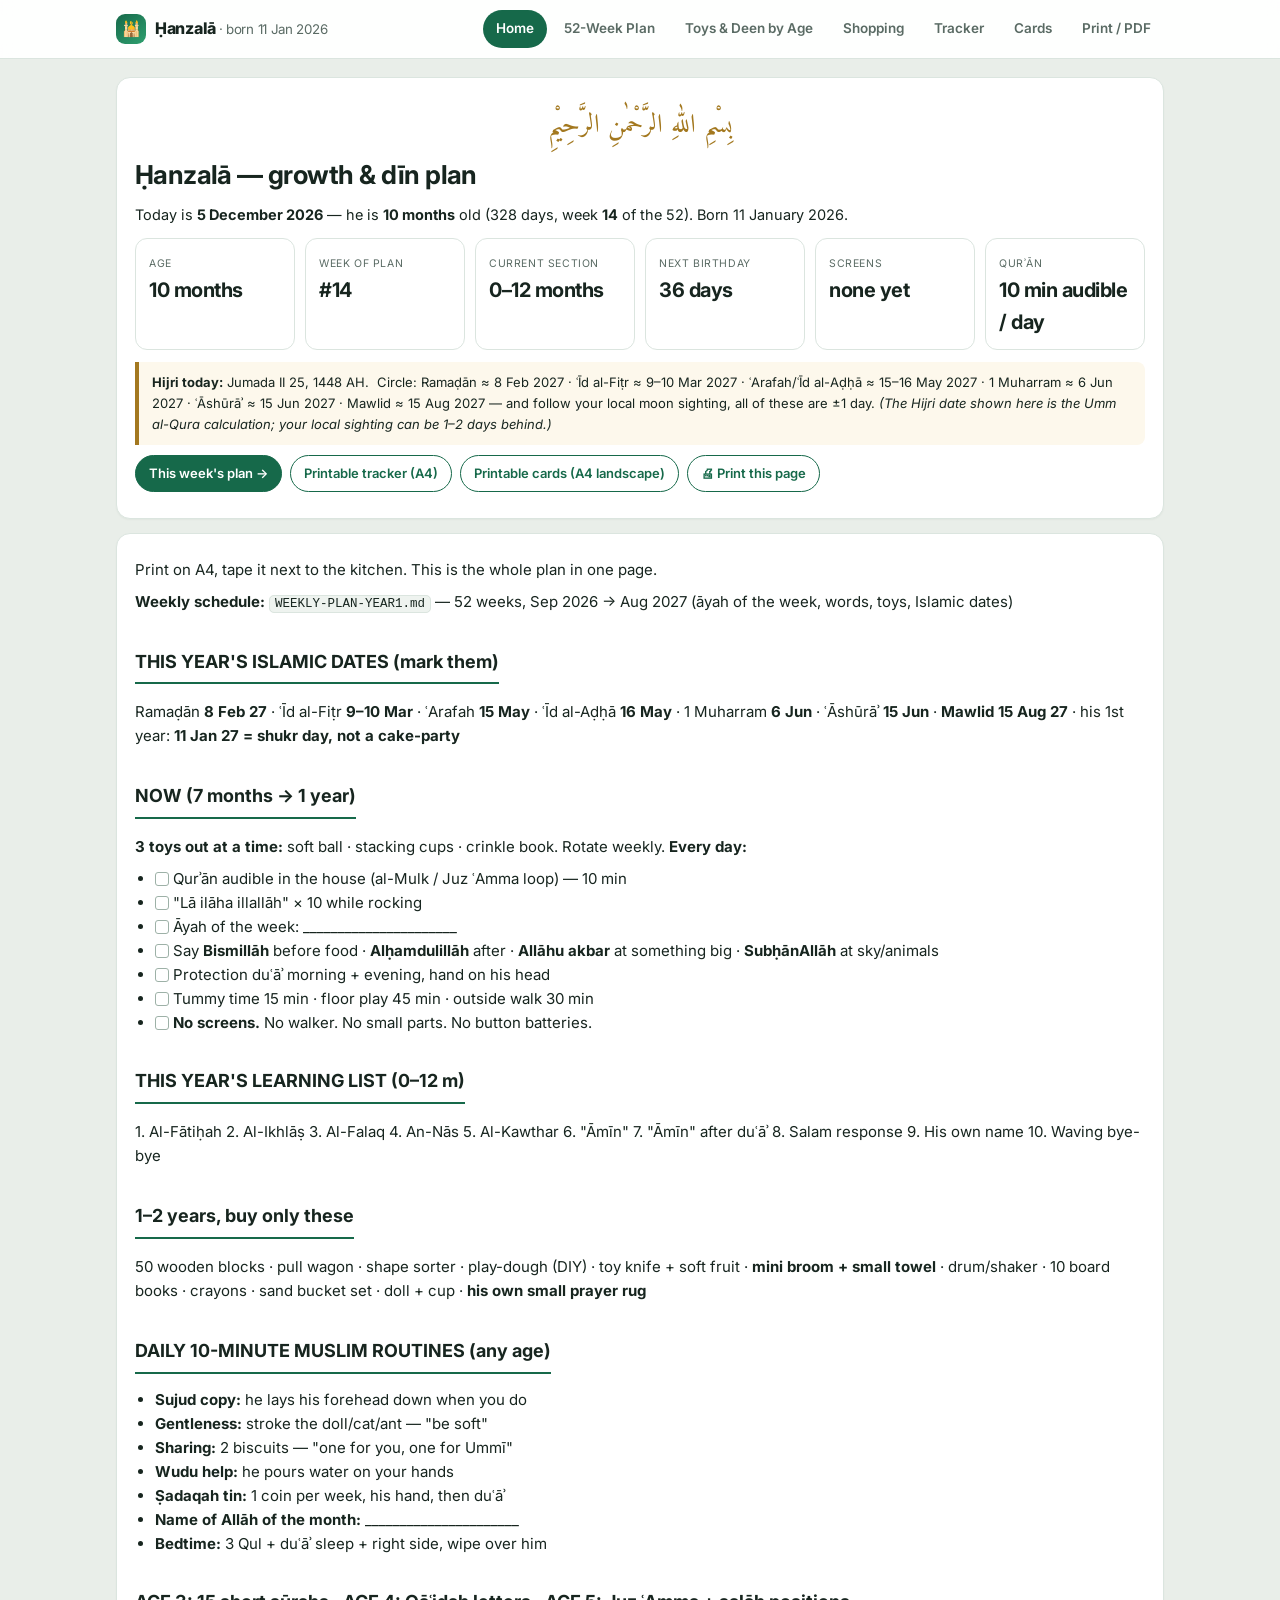
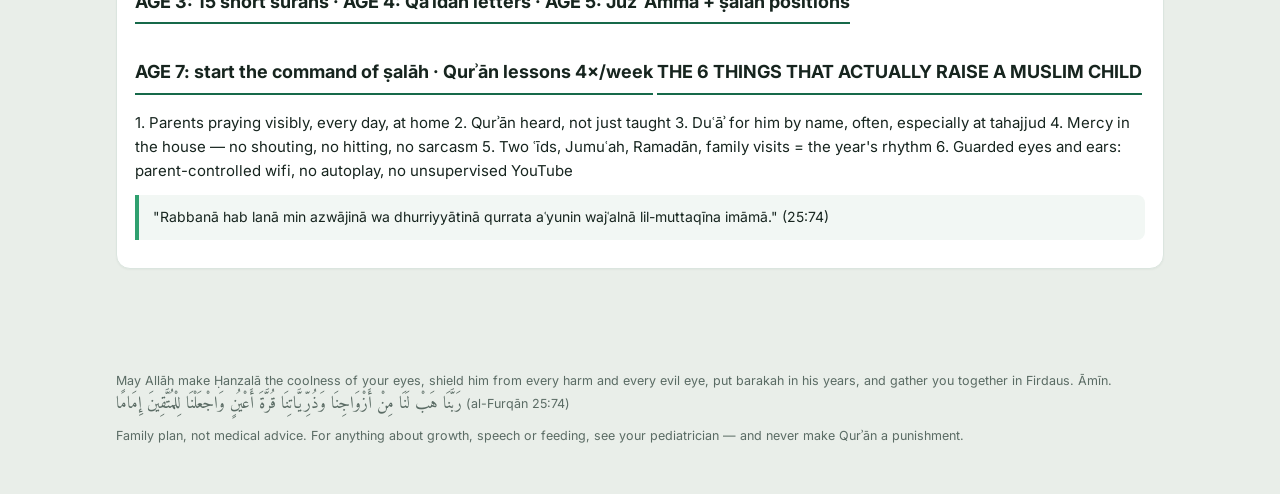
<file: docs/index.html>
<!DOCTYPE html>
<html lang="en">
<head>
<meta charset="utf-8">
<meta name="viewport" content="width=device-width,initial-scale=1">
<title>Ḥanzalā — Growth &amp; Dīn Plan · b. 11 Jan 2026</title>
<meta name="description" content="A 52-week toy &amp; study plan for a Muslim child: āyah of the week, words in Arabic/Urdu/Hindi, milestone &amp; ḥifẓ tracker, 56 printable flashcards. Born 11 January 2026.">
<meta name="theme-color" content="#16694a">
<meta property="og:title" content="Ḥanzalā — Growth &amp; Dīn Plan">
<meta property="og:description" content="52 weeks of āyah-of-the-week, adab, toys and milestones — for a Muslim child born 11 Jan 2026.">
<link rel="preconnect" href="https://fonts.googleapis.com">
<link rel="preconnect" href="https://fonts.gstatic.com" crossorigin>
<link href="https://fonts.googleapis.com/css2?family=Amiri:wght@400;700&family=Noto+Nastaliq+Urdu&family=Inter:wght@400;600;800&display=swap" rel="stylesheet">
<link rel="icon" href="data:image/svg+xml,<svg xmlns='http://www.w3.org/2000/svg' viewBox='0 0 100 100'><text y='.9em' font-size='88'>🕌</text></svg>">
<style>
:root{--ink:#17251f;--mut:#5a6b64;--line:#dbe5df;--soft:#f2f7f4;--acc:#16694a;--acc2:#2fa06f;--gold:#a3781f;--bg:#e9eee9;
--ar:'Amiri','Noto Naskh Arabic','Scheherazade New','Traditional Arabic','Segoe UI',serif;
--ur:'Noto Nastaliq Urdu','Jameel Noori Nastaleeq','Alvi Nastaleeq','Segoe UI',serif}
@page{size:A4 portrait;margin:11mm}
*{box-sizing:border-box}html{-webkit-print-color-adjust:exact;print-color-adjust:exact}
body{margin:0;background:var(--bg);color:var(--ink);font:15px/1.6 'Inter',system-ui,'Segoe UI',sans-serif}
a{color:var(--acc)}
header{position:sticky;top:0;z-index:40;background:rgba(255,255,255,.95);backdrop-filter:blur(8px);border-bottom:1px solid var(--line)}
.bar{max-width:1080px;margin:0 auto;padding:10px 16px;display:flex;gap:12px;align-items:center;flex-wrap:wrap}
.brand{font-weight:800;font-size:16px;letter-spacing:-.3px;display:flex;gap:9px;align-items:center;margin-right:auto}
.brand .k{width:30px;height:30px;border-radius:9px;background:linear-gradient(140deg,var(--acc),var(--acc2));color:#fff;display:grid;place-items:center;font-size:15px}
nav{display:flex;gap:4px;flex-wrap:wrap}
nav button{border:1px solid transparent;background:none;font:inherit;font-weight:600;font-size:13.5px;color:var(--mut);padding:7px 12px;border-radius:20px;cursor:pointer}
nav button.on{background:var(--acc);color:#fff}
nav button:hover:not(.on){background:var(--soft);color:var(--ink)}
main{max-width:1080px;margin:0 auto;padding:18px 16px 80px}
section{display:none;animation:fade .25s}
section.on{display:block}
@keyframes fade{from{opacity:0;transform:translateY(6px)}to{opacity:1;transform:none}}
.card{background:#fff;border:1px solid var(--line);border-radius:14px;padding:16px 18px;margin:0 0 14px;box-shadow:0 1px 2px rgba(20,40,30,.04)}
h1{font-size:26px;margin:0 0 6px;letter-spacing:-.6px}
h2{font-size:19px;margin:24px 0 8px;padding-bottom:6px;border-bottom:2px solid var(--acc);display:inline-block}
.h1{display:none}.h2{font-size:18px;margin-top:26px}
h3{font-size:16px;margin:20px 0 6px;color:var(--acc);scroll-margin-top:70px}
h4{font-size:12px;margin:14px 0 4px;color:var(--gold);text-transform:uppercase;letter-spacing:.6px}
p{margin:8px 0}
.bism{font-family:var(--ar);font-size:26px;text-align:center;color:var(--gold);line-height:2;margin:6px 0 2px}
blockquote{margin:12px 0;padding:11px 14px;background:var(--soft);border-left:4px solid var(--acc2);border-radius:0 8px 8px 0;font-size:14px}
code{background:#eef3ef;border:1px solid var(--line);border-radius:5px;padding:1px 5px;font-size:12.5px}
pre{background:#f6f8f6;border:1px solid var(--line);border-radius:8px;padding:10px 12px;overflow:auto;font-size:12.5px;white-space:pre-wrap}
hr{border:0;border-top:1px solid var(--line);margin:18px 0}
.tw{overflow-x:auto;margin:8px 0}
table{border-collapse:collapse;width:100%;font-size:13px;background:#fff}
th,td{border:1px solid var(--line);padding:6px 8px;vertical-align:top;text-align:left}
th{background:var(--soft);font-size:11px;text-transform:uppercase;letter-spacing:.4px;color:#4d5f58}
tbody tr:nth-child(even){background:#fbfdfc}
td ul{margin:2px 0 2px 16px;padding:0}
ul{padding-left:20px;margin:6px 0}
.tick{display:inline-block;width:14px;height:14px;border:1.6px solid #9db1a7;border-radius:3px;vertical-align:-2px;cursor:pointer;background:#fff}
.tick.on{background:var(--acc);border-color:var(--acc);position:relative}
.tick.on::after{content:"✓";position:absolute;inset:0;color:#fff;font-size:10px;line-height:12px;text-align:center;font-weight:800}
.ar{font-family:var(--ar);direction:rtl;text-align:right;line-height:2.1}
.ur{font-family:var(--ur);direction:rtl;text-align:right;line-height:2.6}
.kpis{display:grid;grid-template-columns:repeat(auto-fit,minmax(150px,1fr));gap:10px;margin:12px 0}
.kpi{background:#fff;border:1px solid var(--line);border-radius:12px;padding:11px 13px}
.kpi b{display:block;font-size:20px;letter-spacing:-.5px}
.kpi span{font-size:10.5px;text-transform:uppercase;letter-spacing:.6px;color:var(--mut)}
.warn{border-left:4px solid var(--gold);background:#fdf8ec;padding:10px 13px;border-radius:0 8px 8px 0;margin:10px 0;font-size:13px}
.tools{display:flex;gap:8px;flex-wrap:wrap;margin:10px 0}
.btn{font:inherit;font-weight:600;font-size:13px;border:1px solid var(--acc);background:var(--acc);color:#fff;border-radius:20px;padding:7px 13px;cursor:pointer;text-decoration:none;display:inline-block}
.btn.gh{background:#fff;color:var(--acc)}
.btn:hover{filter:brightness(1.07)}
.grid{display:grid;grid-template-columns:repeat(auto-fill,minmax(236px,1fr));gap:10px}
.fc{background:#fff;border:1px dashed #a9b8b0;border-radius:12px;padding:10px 12px;cursor:pointer;display:flex;flex-direction:column;min-height:180px;transition:.15s}
.fc:hover{border-color:var(--acc);transform:translateY(-2px)}
.fc .t{font-size:10.5px;text-transform:uppercase;letter-spacing:.4px;color:var(--mut);border-bottom:1px solid var(--line);padding-bottom:3px;display:flex;justify-content:space-between;gap:6px}
.fc .ttl{font-weight:800;font-size:13.5px;margin:6px 0 4px}
.fc .ar{font-size:20px;background:var(--soft);border-radius:8px;padding:3px 9px;margin:2px 0 5px}
.fc .ur{font-size:14px;color:#20452f;margin:-2px 0 5px}
.fc .en{font-size:12.5px;font-weight:600}
.fc .do{font-size:11.5px;color:var(--mut);margin-top:auto;line-height:1.35}
.fc .do b{color:var(--gold)}
.fc .back{display:none;font-size:12px;background:var(--soft);border-radius:8px;padding:8px 10px;margin-top:6px}
.fc.flip .back{display:block}
.pills{display:flex;gap:6px;flex-wrap:wrap;margin:6px 0}
.pill{border:1px solid var(--line);background:#fff;border-radius:16px;padding:5px 11px;font-size:12.5px;cursor:pointer;font-weight:600;color:var(--mut)}
.pill.on{background:var(--acc);color:#fff;border-color:var(--acc)}
.prog{height:8px;background:#e7eee9;border-radius:8px;overflow:hidden;margin:6px 0 2px}
.prog i{display:block;height:100%;background:linear-gradient(90deg,var(--acc),var(--acc2));width:0;transition:.3s}
footer{max-width:1080px;margin:0 auto;padding:0 16px 40px;color:var(--mut);font-size:12.5px}
.hidden{display:none}
@media(max-width:640px){h1{font-size:21px}.bar{padding:8px 12px}nav button{padding:6px 9px;font-size:12.5px}.fc{min-height:0}}
@media print{
 header,nav,.tools,.pills,footer,.noprint{display:none!important}
 body{background:#fff;font-size:11.5px}main{max-width:none;padding:0}
 .card{border:0;box-shadow:none;padding:0;margin:0 0 8px;break-inside:avoid}
 section.on{display:block!important}
 h2{break-after:avoid}table{font-size:9.5px}.ar{font-size:16px}
}
</style>
</head>
<body>
<header>
  <div class="bar">
    <div class="brand"><span class="k">🕌</span><span id="brandName">Ḥanzalā <small style="font-weight:400;color:var(--mut)">· born 11 Jan 2026</small></span></div>
    <nav id="nav" class="noprint"></nav>
  </div>
</header>
<main>
<section id="s-home" class="on">
  <div class="card">
    <div class="bism">بِسْمِ اللّٰهِ الرَّحْمٰنِ الرَّحِيْمِ</div>
    <h1 id="title">Ḥanzalā — growth &amp; dīn plan</h1>
    <p id="ageLine" style="font-size:14.5px"></p>
    <div class="kpis" id="kpis"></div>
    <div class="warn hidden" id="hijriNote"></div>
    <div class="tools noprint">
      <a class="btn" href="#weeks">This week's plan →</a>
      <a class="btn gh" href="print/tracker.html">Printable tracker (A4)</a>
      <a class="btn gh" href="print/cards.html">Printable cards (A4 landscape)</a>
      <button class="btn gh" onclick="window.print()">🖨 Print this page</button>
    </div>
  </div>
  <div class="card hidden" id="prayBox">
    <h3 style="margin-top:0">Today's prayers <small style="font-weight:400;color:var(--mut);font-size:12px" id="prayLoc"></small></h3>
    <div class="kpis" id="pray"></div>
    <p style="font-size:12px;color:var(--mut)">Times fetched from api.aladhan.com; change the city in the code comment. Nothing else leaves your device — if you're offline this box simply stays hidden. <b id="nextPray"></b></p>
  </div>
  <div class="card" id="fridge"></div>
</section>
<section id="s-weeks"><div class="card"><div class="pills noprint" id="jump"></div><div id="weeksBody"></div></div></section>
<section id="s-toys"><div class="card"><div id="planBody"></div></div></section>
<section id="s-shop"><div class="card"><div id="shopBody"></div></div></section>
<section id="s-track">
  <div class="card">
    <h2 style="margin-top:0">Tick where you are — saved in this browser</h2>
    <p style="font-size:13px;color:var(--mut)">Quick live version (ticks persist on this device). The full printable tracker — milestones 7→60 months, the ḥifẓ table, the revision rota, yearly record pages and the health log — is at <a href="print/tracker.html">print/tracker.html</a>.</p>
    <div class="prog"><i id="tbar"></i></div>
    <div style="font-size:12px;color:var(--mut)" id="txt"></div>
    <div class="tools noprint"><button class="btn gh" id="tclear">Reset ticks</button></div>
    <div id="tTables"></div>
  </div>
</section>
<section id="s-cards">
  <div class="card">
    <h2 style="margin-top:0" id="cardsHead">Flashcards — Arabic · Urdu · English</h2>
    <p style="font-size:13px;color:var(--mut)">Click a card to flip it. <b>Do not quiz him</b>: hold the card up and say it while you do the action, 5–10× a day, <b>one card a week</b>. To put them in his hands, print <a href="print/cards.html">print/cards.html</a>.</p>
    <div class="pills noprint" id="filters"></div>
    <div class="grid" id="fcGrid"></div>
  </div>
</section>
<section id="s-print">
  <div class="card">
    <h2 style="margin-top:0">Printables, PDF &amp; deploying</h2>
    <ul>
      <li><b><a href="print/tracker.html">print/tracker.html</a></b> — Growth · Deen · Ḥifẓ tracker, A4 <b>portrait</b>, ~400 auto-saving tick-boxes (the page counts them for you), one-click <i>Save as PDF</i>.</li>
      <li><b><a href="print/cards.html">print/cards.html</a></b> — 56 flashcards, A4 <b>landscape</b>, 8 per sheet, cut on the dashed line.</li>
      <li>Plain-text sources, if you prefer them: <code>../WEEKLY-PLAN-YEAR1.md</code>, <code>../TOY-AND-STUDY-PLAN.md</code>, <code>../FRIDGE-CHECKLIST.md</code>, <code>../cards.json</code>.</li>
    </ul>
    <h4>Put this on GitHub Pages (no build step, no dependencies)</h4>
<pre>Repo → Settings → Pages → Source: <b>Deploy from a branch</b>
Branch: <b>main</b>   ·   Folder: <b>/docs</b>   →   Save
≈1 minute later: https://&lt;your-user&gt;.github.io/Hanzala/</pre>
    <p style="font-size:13px">Everything here is static HTML/CSS/JS — <code>docs/index.html</code>, <code>docs/data.js</code>, <code>docs/cards.js</code>, <code>docs/print/*.html</code>, plus <code>.nojekyll</code>. It also works from a file:// copy or any web host (Netlify, Cloudflare Pages, an iPhone "Save to Files").</p>
    <h4>Change the content later</h4>
<pre>1. edit  WEEKLY-PLAN-YEAR1.md / TOY-AND-STUDY-PLAN.md / FRIDGE-CHECKLIST.md / cards.json
2. run   python3 build_docs.py
3. git commit -am "update plan" &amp;&amp; git push     # Pages rebuilds itself</pre>
  </div>
</section>
</main>
<footer>
  <p>May Allāh make Ḥanzalā the coolness of your eyes, shield him from every harm and every evil eye, put barakah in his years, and gather you together in Firdaus. Āmīn.<br>
  <span style="font-family:var(--ar);font-size:17px">رَبَّنَا هَبْ لَنَا مِنْ أَزْوَاجِنَا وَذُرِّيَّاتِنَا قُرَّةَ أَعْيُنٍ وَاجْعَلْنَا لِلْمُتَّقِينَ إِمَامًا</span> (al-Furqān 25:74)</p>
  <p class="noprint">Family plan, not medical advice. For anything about growth, speech or feeding, see your pediatrician — and never make Qurʾān a punishment.</p>
</footer>
<script src="data.js"></script>
<script src="cards.js"></script>
<script>
(function(){
"use strict";
var SITE = window.SITE || {dob:'2026-01-11',weeks:'',plan:'',fridge:''};
var CARDS = window.CARDS || [];
var TABS = [['home','Home'],['weeks','52-Week Plan'],['toys','Toys & Deen by Age'],['shop','Shopping'],['track','Tracker'],['cards','Cards'],['print','Print / PDF']];
function el(id){return document.getElementById(id)}
function mk(tag,cls,html){var e=document.createElement(tag);if(cls)e.className=cls;if(html!=null)e.innerHTML=html;return e}

/* ---------- nav ---------- */
var nav=el('nav');
TABS.forEach(function(t){var b=mk('button','',t[1]);b.dataset.t=t[0];nav.appendChild(b)});
nav.addEventListener('click',function(e){var b=e.target.closest('button');if(b)show(b.dataset.t)});
function show(id){
  Array.prototype.forEach.call(nav.children,function(b){b.className=b.dataset.t===id?'on':''});
  Array.prototype.forEach.call(document.querySelectorAll('main section'),function(s){
    s.classList.toggle('on',s.id==='s-'+id)});
  try{history.replaceState(null,'','#'+id)}catch(e){}
  window.scrollTo(0,0);
}
/* ---------- content ---------- */
el('weeksBody').innerHTML=SITE.weeks||'';
el('planBody').innerHTML=SITE.plan||'';
el('shopBody').innerHTML=SITE.shop||'';
el('fridge').innerHTML=SITE.fridge||'';

/* ---------- age, hijri, kpis ---------- */
var dob=new Date((SITE.dob||'2026-01-11')+'T00:00:00'), now=new Date();
var PLAN_START=new Date('2026-09-05T00:00:00'); // Week 1 of WEEKLY-PLAN-YEAR1.md
var days=Math.floor((now-dob)/864e5), wk=Math.max(1,Math.floor((now-PLAN_START)/864e5/7)+1);
var m=(now.getFullYear()-dob.getFullYear())*12+(now.getMonth()-dob.getMonth());
if(now.getDate()<dob.getDate()) m--;
el('ageLine').innerHTML='Today is <b>'+now.toLocaleDateString('en-GB',{day:'numeric',month:'long',year:'numeric'})+'</b> — he is <b>'+m+' months</b> old ('+days+' days, week <b>'+wk+'</b> of the 52). Born 11 January 2026.';
var focus = m<12?'0–12 months':(m<24?'12–24 months':(m<36?'2–3 years':(m<60?'3–5 years':'6–10 years')));
var nb=new Date(now.getFullYear(),0,11); if(nb<now) nb.setFullYear(now.getFullYear()+1);
var untilB=Math.floor((nb-now)/864e5);
[['Age',(m)+' months'],['Week of plan','#'+wk],['Current section',focus],['Next birthday',untilB+' days'],['Screens','none yet'],['Qurʾān','10 min audible / day']]
 .forEach(function(p){el('kpis').appendChild(mk('div','kpi','<span>'+p[0]+'</span><b>'+p[1]+'</b>'))});
try{
  var hj=new Intl.DateTimeFormat('en-u-ca-islamic-umalqura',{day:'numeric',month:'long',year:'numeric'}).format(now);
  var box=el('hijriNote'); box.classList.remove('hidden');
  box.innerHTML='<b>Hijri today:</b> '+hj+'. &nbsp;Circle: Ramaḍān ≈ 8 Feb 2027 · ʿĪd al-Fiṭr ≈ 9–10 Mar 2027 · ʿArafah/ʿĪd al-Aḍḥā ≈ 15–16 May 2027 · 1 Muharram ≈ 6 Jun 2027 · ʿĀshūrāʾ ≈ 15 Jun 2027 · Mawlid ≈ 15 Aug 2027 — and follow your local moon sighting, all of these are ±1 day. <i>(The Hijri date shown here is the Umm al-Qura calculation; your local sighting can be 1–2 days behind.)</i>';
}catch(e){}

/* ---------- prayer times (optional, silently skipped offline) ---------- */
var CITY='Delhi', COUNTRY='India', METHOD=2; // ← change for your city
fetch('https://api.aladhan.com/v1/timingsByCity?city='+CITY+'&country='+COUNTRY+'&method='+METHOD)
.then(function(r){return r.json()})
.then(function(j){
  var t=j&&j.data&&j.data.timings; if(!t) return;
  el('prayBox').classList.remove('hidden');
  el('prayLoc').textContent='· '+CITY+', '+COUNTRY+' (Umm al-Qura); edit CITY in docs_src/index.html';
  var nowM=now.getHours()*60+now.getMinutes(), next=null;
  ['Fajr','Sunrise','Dhuhr','Asr','Maghrib','Isha'].forEach(function(n){
    var v=(t[n]||'00:00').split(':'), mins=(+v[0])*60+(+v[1]);
    if(!next&&mins>nowM) next=n;
    el('pray').appendChild(mk('div','kpi','<span>'+n+'</span><b>'+(t[n]||'—')+'</b>'));
  });
  el('nextPray').textContent = next ? ('Next: '+next+' — the 10-minute Qurʾān + duʿāʾ-on-his-head window.') : 'Night: recite the 3 Qul over him and make duʿāʾ for him by name.';
}).catch(function(){});

/* ---------- jump pills to the right month ---------- */
(function(){
  var heads=document.querySelectorAll('#weeksBody h3'), bar=el('jump');
  var monthIdx=Math.max(1,Math.min(12,Math.ceil(wk/4))); // Month 1 = plan weeks 1–4
  Array.prototype.forEach.call(heads,function(h,i){
    var num=(h.textContent.match(/Month\s*(\d+)/)||[])[1];
    var b=mk('button','pill'+(num&&+num===monthIdx?' on':''),(num?('Month '+num):h.textContent.slice(0,16)));
    b.onclick=function(){
      Array.prototype.forEach.call(bar.children,function(x){x.classList&&x.classList.remove('on')});
      b.classList.add('on');
      if(h.scrollIntoView) h.scrollIntoView({behavior:'smooth',block:'start'});
    };
    bar.appendChild(b);
  });
  if(bar.children.length) bar.insertBefore(mk('span','','<span style="font-size:12px;color:var(--mut);align-self:center">You are here:</span>'),bar.firstChild);
})();

/* ---------- cards tab ---------- */
(function(){
  var f=el('filters'), grid=el('fcGrid');
  el('cardsHead').textContent='Flashcards — '+CARDS.length+' cards · Arabic · Urdu · English';
  var cats=[]; CARDS.forEach(function(c){if(cats.indexOf(c.cat)<0)cats.push(c.cat)});
  function pill(label,key){
    var b=mk('button','pill'+(key==='all'?' on':''),label);
    b.onclick=function(){Array.prototype.forEach.call(f.querySelectorAll('.pill'),function(x){x.classList.remove('on')});b.classList.add('on');render(key)};
    f.appendChild(b);
  }
  function render(key){
    grid.innerHTML='';
    CARDS.filter(function(c){return key==='all'||c.cat===key}).forEach(function(c){
      var d=mk('div','fc');
      d.innerHTML='<div class="t"><span>'+c.cat+'</span><span>from '+c.age+'</span></div>'+
        '<div class="ttl">'+c.title+'</div><div class="ar">'+c.ar+'</div><div class="ur">'+c.ur+'</div>'+
        '<div class="en">'+c.en+'</div><div class="do"><b>Do:</b> '+c.act+'</div>'+
        '<div class="back"><b>How:</b> one card a week · say it while doing the action · 5–10× a day · no testing below age 2. '+
        'For a 2½-year-old, flip it and ask him to point at the Arabic.</div>';
      d.onclick=function(){d.classList.toggle('flip')};
      grid.appendChild(d);
    });
  }
  pill('All '+CARDS.length,'all'); cats.forEach(function(c){pill(c,c)});
  render('all');
})();

/* ---------- mini live tracker ---------- */
var T=(function(){
  var KEY='hanzala-site-v1', S={};
  try{S=JSON.parse(localStorage.getItem(KEY)||'{}')}catch(e){}
  var rows=[
   ['7 months',['sits without support ~1 min','rolls both ways','turns to his own name','babbles ba-da-ma','laughs aloud','Qurʾān audible in the house 10 min a day','duʿāʾ on his head, morning & evening']],
   ['9 months',['crawls / drags on belly','pincer grasp (raisin)','plays peek-a-boo','understands "nahi"','sits with both hands free','puts a cube in a cup']],
   ['12 months',['stands alone','first real word (Allāh / mama)','points with the index finger','says āmīn after your duʿāʾ','forehead down when he sees sujud','walks holding one hand','waves bye-bye on request']],
   ['18 months',['~20 words','two words together soon','follows a 1-step order','kicks a ball','stacks 4 cubes','says Bismillāh before food on his own']],
   ['24 months',['sentences of 2–3 words','asks for the book, not the screen','gentle with animals when reminded','shares a biscuit unprompted','sits for a 5-min book','says "Allāh" and "duʿāʾ" clearly']],
   ['3 years',['recites al-Fātiḥah with you','stands for the ṣalāh positions','knows the two ʿĪds and the Kaʿbah','asks "who made me?"','alḥamdulillāh after a sneeze','tells the truth even after a mistake']]
  ];
  var h='<div class="tw"><table><thead><tr><th>Age</th><th>Tick when he does it reliably (3 good days)</th></tr></thead><tbody>';
  rows.forEach(function(r,ri){
    h+='<tr><td><b>'+r[0]+'</b></td><td><ul>'+r[1].map(function(t,ci){
      return '<li><span class="tick" data-k="t'+ri+'_'+ci+'"></span> '+t+'</li>'}).join('')+'</ul></td></tr>';
  });
  h+='</tbody></table></div>';
  var host=el('tTables'); host.innerHTML=h;
  function paint(){
    var all=host.querySelectorAll('.tick[data-k]'), n=0;
    Array.prototype.forEach.call(all,function(b){var on=!!S[b.dataset.k]; b.classList.toggle('on',on); if(on)n++;});
    el('tbar').style.width=(100*n/all.length).toFixed(1)+'%';
    el('txt').textContent=n+' / '+all.length+' ticked — saved on this device only.';
  }
  host.addEventListener('click',function(e){
    var b=e.target.closest?e.target.closest('.tick[data-k]'):null; if(!b)return;
    S[b.dataset.k]=!S[b.dataset.k]; if(!S[b.dataset.k])delete S[b.dataset.k];
    try{localStorage.setItem(KEY,JSON.stringify(S))}catch(x){}
    paint();
  });
  el('tclear').onclick=function(){if(confirm('Clear these ticks?')){S={};try{localStorage.removeItem(KEY)}catch(e){}paint();}};
  paint();
  return {};
})();

/* ---------- boot ---------- */
var h0=(location.hash||'').replace('#','');
var valid=TABS.some(function(t){return t[0]===h0});
show(valid?h0:'home');
})();
</script>
</body>
</html>
</file>
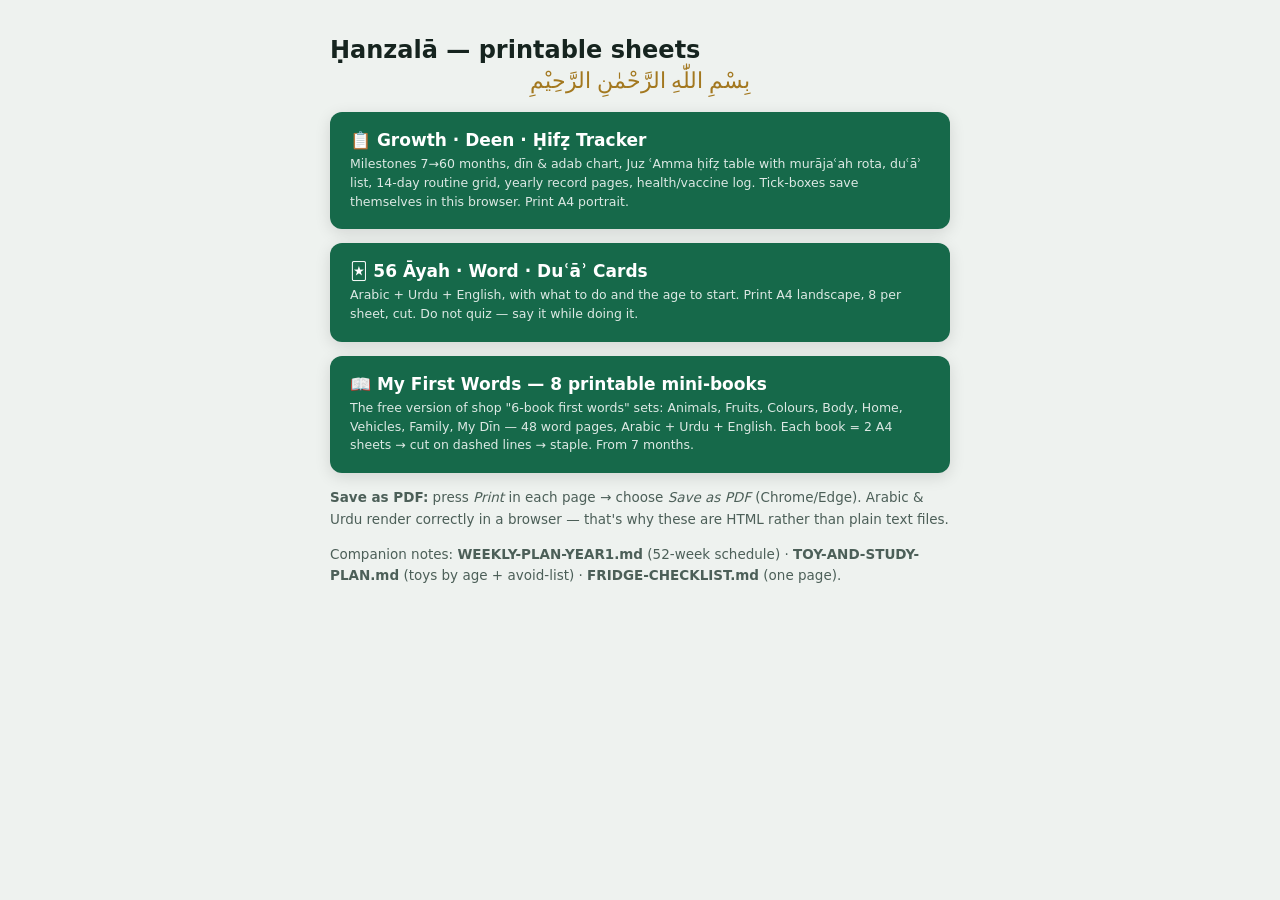
<file: printable/index.html>
<!DOCTYPE html><html><head><meta charset="utf-8"><meta name="viewport" content="width=device-width,initial-scale=1">
<title>Ḥanzalā — printables</title><style>
body{font-family:system-ui,'Segoe UI',sans-serif;background:#eef2ef;color:#16241f;margin:0;padding:36px 20px}
.wrap{max-width:620px;margin:0 auto}a{display:block;text-decoration:none;color:#fff;background:#16694a;border-radius:12px;padding:18px 20px;margin:14px 0;font-weight:700;font-size:17px;box-shadow:0 4px 16px rgba(0,0,0,.12)}
a:hover{background:#12583e}small{display:block;font-weight:400;opacity:.85;font-size:12.5px;margin-top:5px;line-height:1.5}
h1{font-size:24px;margin:0 0 4px}.bism{text-align:center;color:#a3781f;font-size:22px;margin:0 0 18px;font-family:'Amiri',serif}
p{font-size:13.5px;color:#4c5f58;line-height:1.6}</style></head><body><div class="wrap">
<h1>Ḥanzalā — printable sheets</h1>
<div class="bism">بِسْمِ اللّٰهِ الرَّحْمٰنِ الرَّحِيْمِ</div>
<a href="tracker.html">📋 Growth · Deen · Ḥifẓ Tracker <small>Milestones 7→60 months, dīn &amp; adab chart, Juz ʿAmma ḥifẓ table with murājaʿah rota, duʿāʾ list, 14-day routine grid, yearly record pages, health/vaccine log. Tick-boxes save themselves in this browser. Print A4 portrait.</small></a>
<a href="cards.html">🃏 56 Āyah · Word · Duʿāʾ Cards <small>Arabic + Urdu + English, with what to do and the age to start. Print A4 landscape, 8 per sheet, cut. Do not quiz — say it while doing it.</small></a>
<a href="books.html">📖 My First Words — 8 printable mini-books <small>The free version of shop "6-book first words" sets: Animals, Fruits, Colours, Body, Home, Vehicles, Family, My Dīn — 48 word pages, Arabic + Urdu + English. Each book = 2 A4 sheets → cut on dashed lines → staple. From 7 months.</small></a>
<p><b>Save as PDF:</b> press <i>Print</i> in each page → choose <i>Save as PDF</i> (Chrome/Edge). Arabic &amp; Urdu render correctly in a browser — that's why these are HTML rather than plain text files.</p>
<p>Companion notes: <b>WEEKLY-PLAN-YEAR1.md</b> (52-week schedule) · <b>TOY-AND-STUDY-PLAN.md</b> (toys by age + avoid-list) · <b>FRIDGE-CHECKLIST.md</b> (one page).</p>
</div></body></html>
</file>
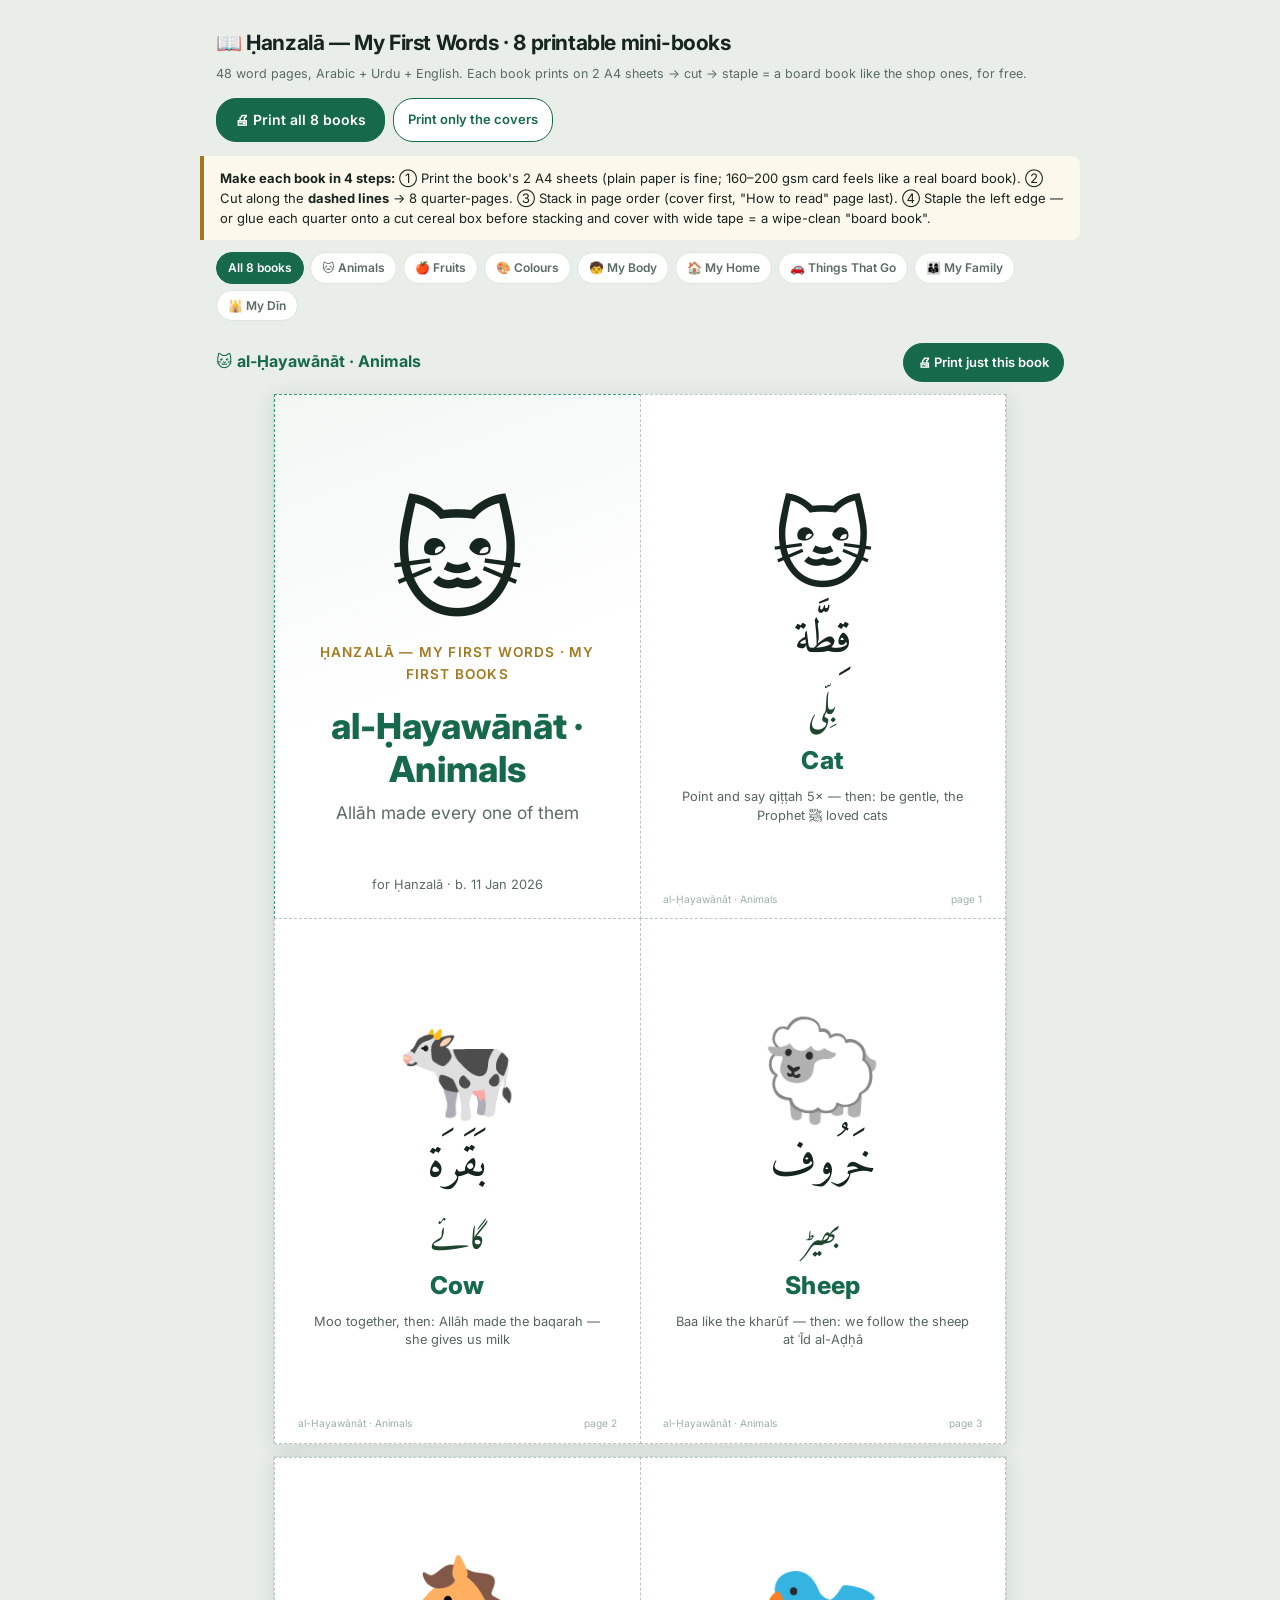
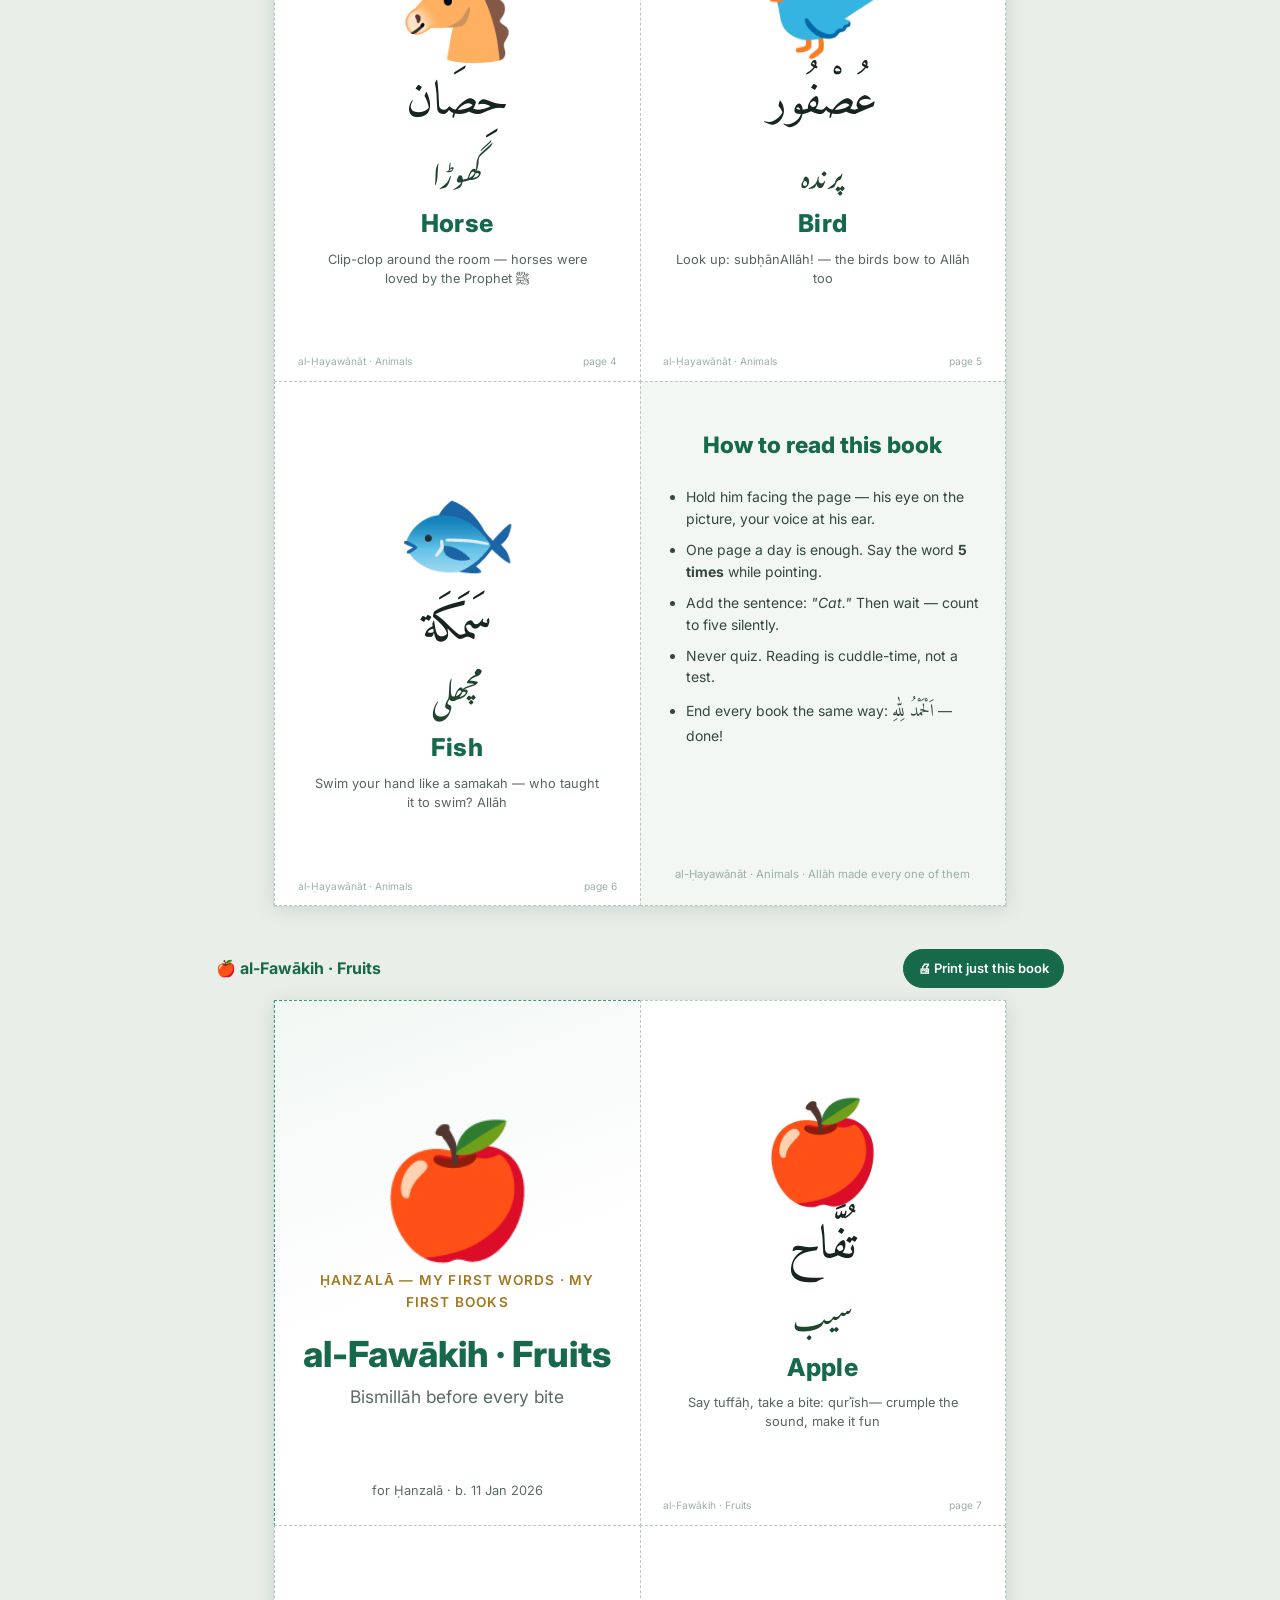
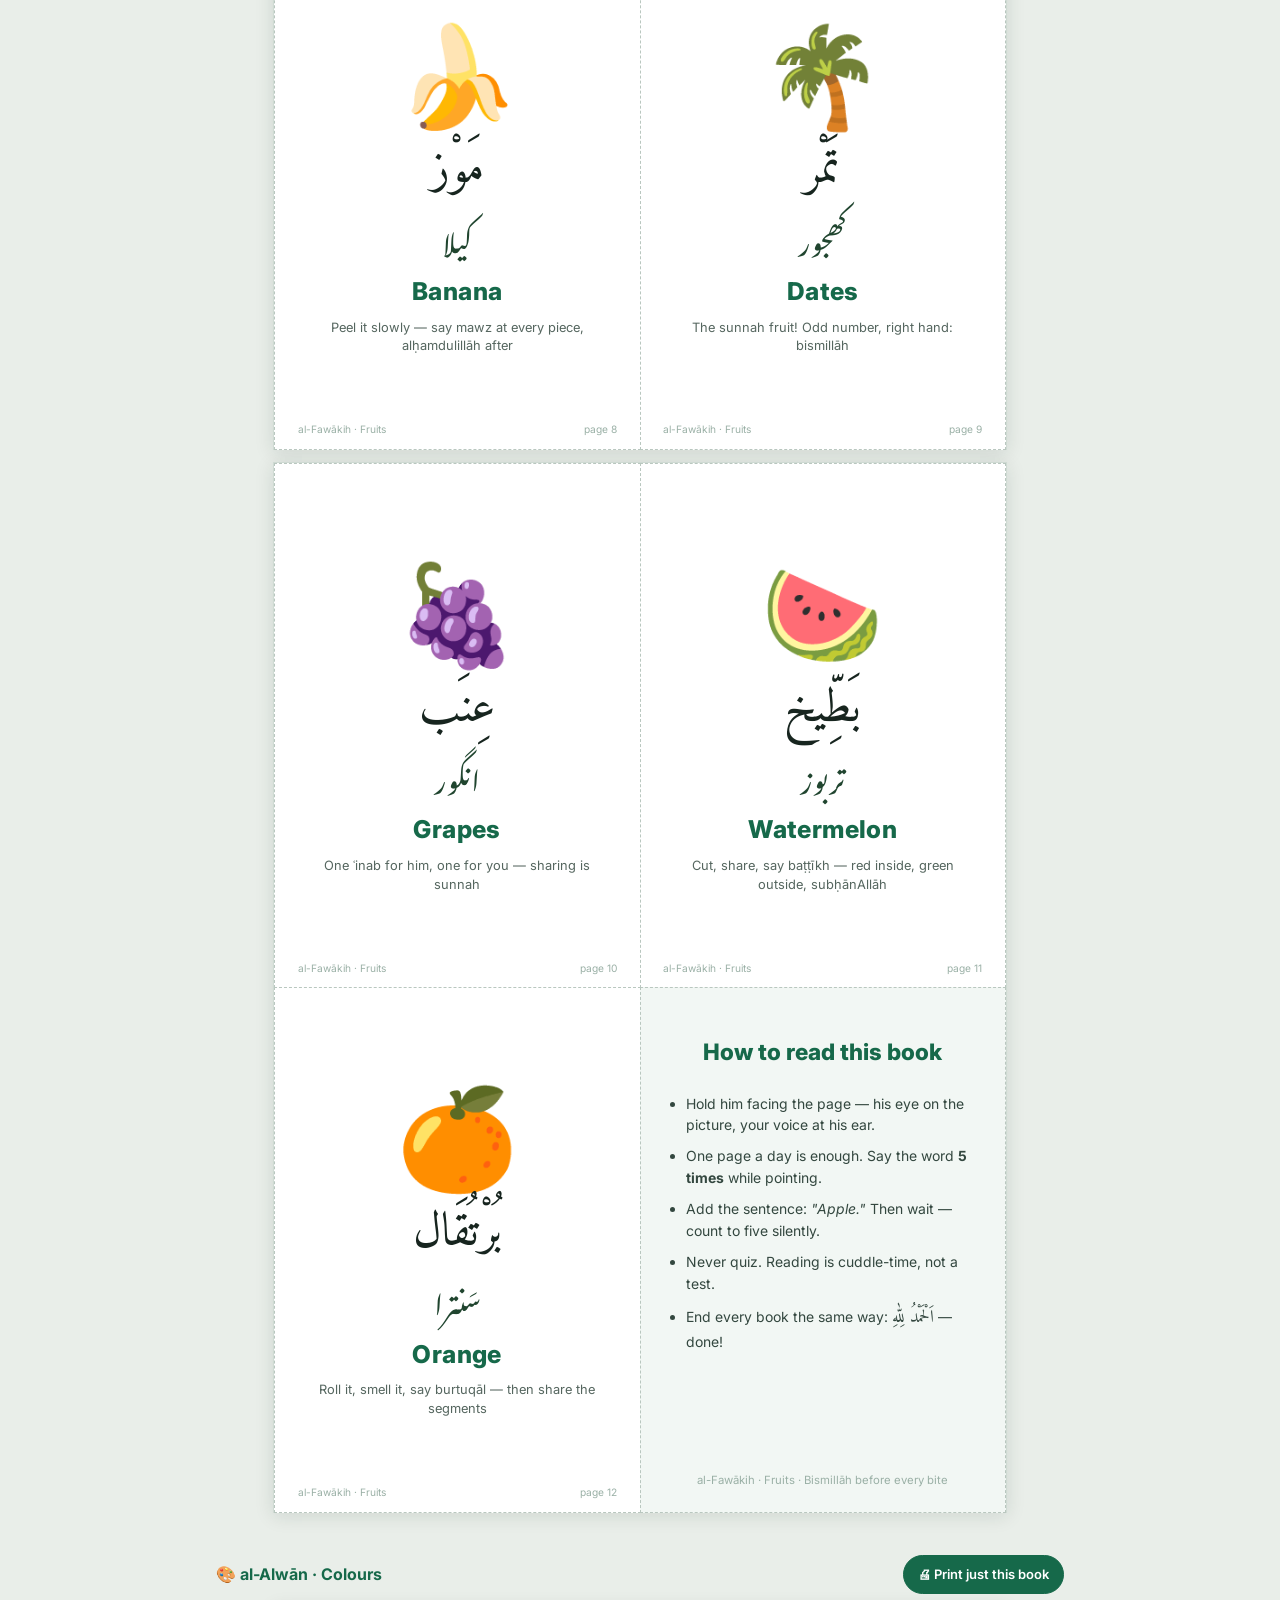
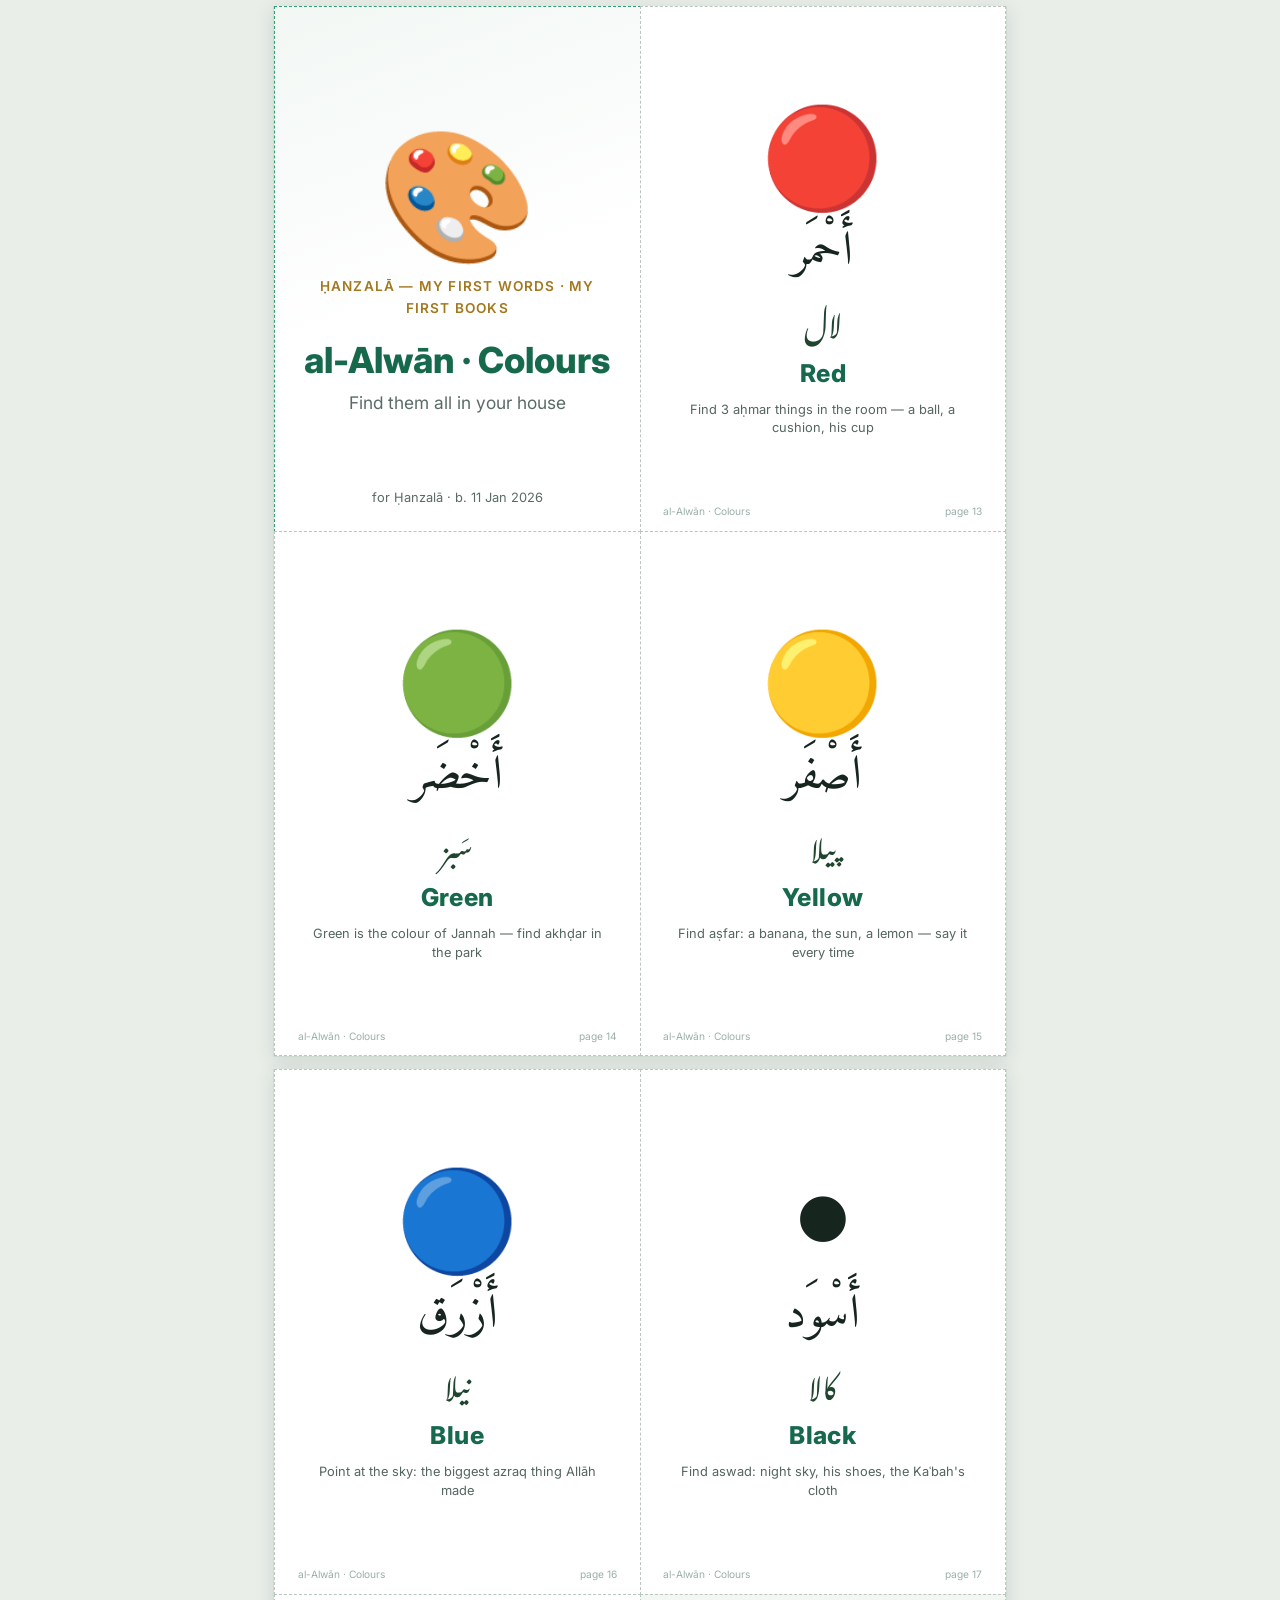
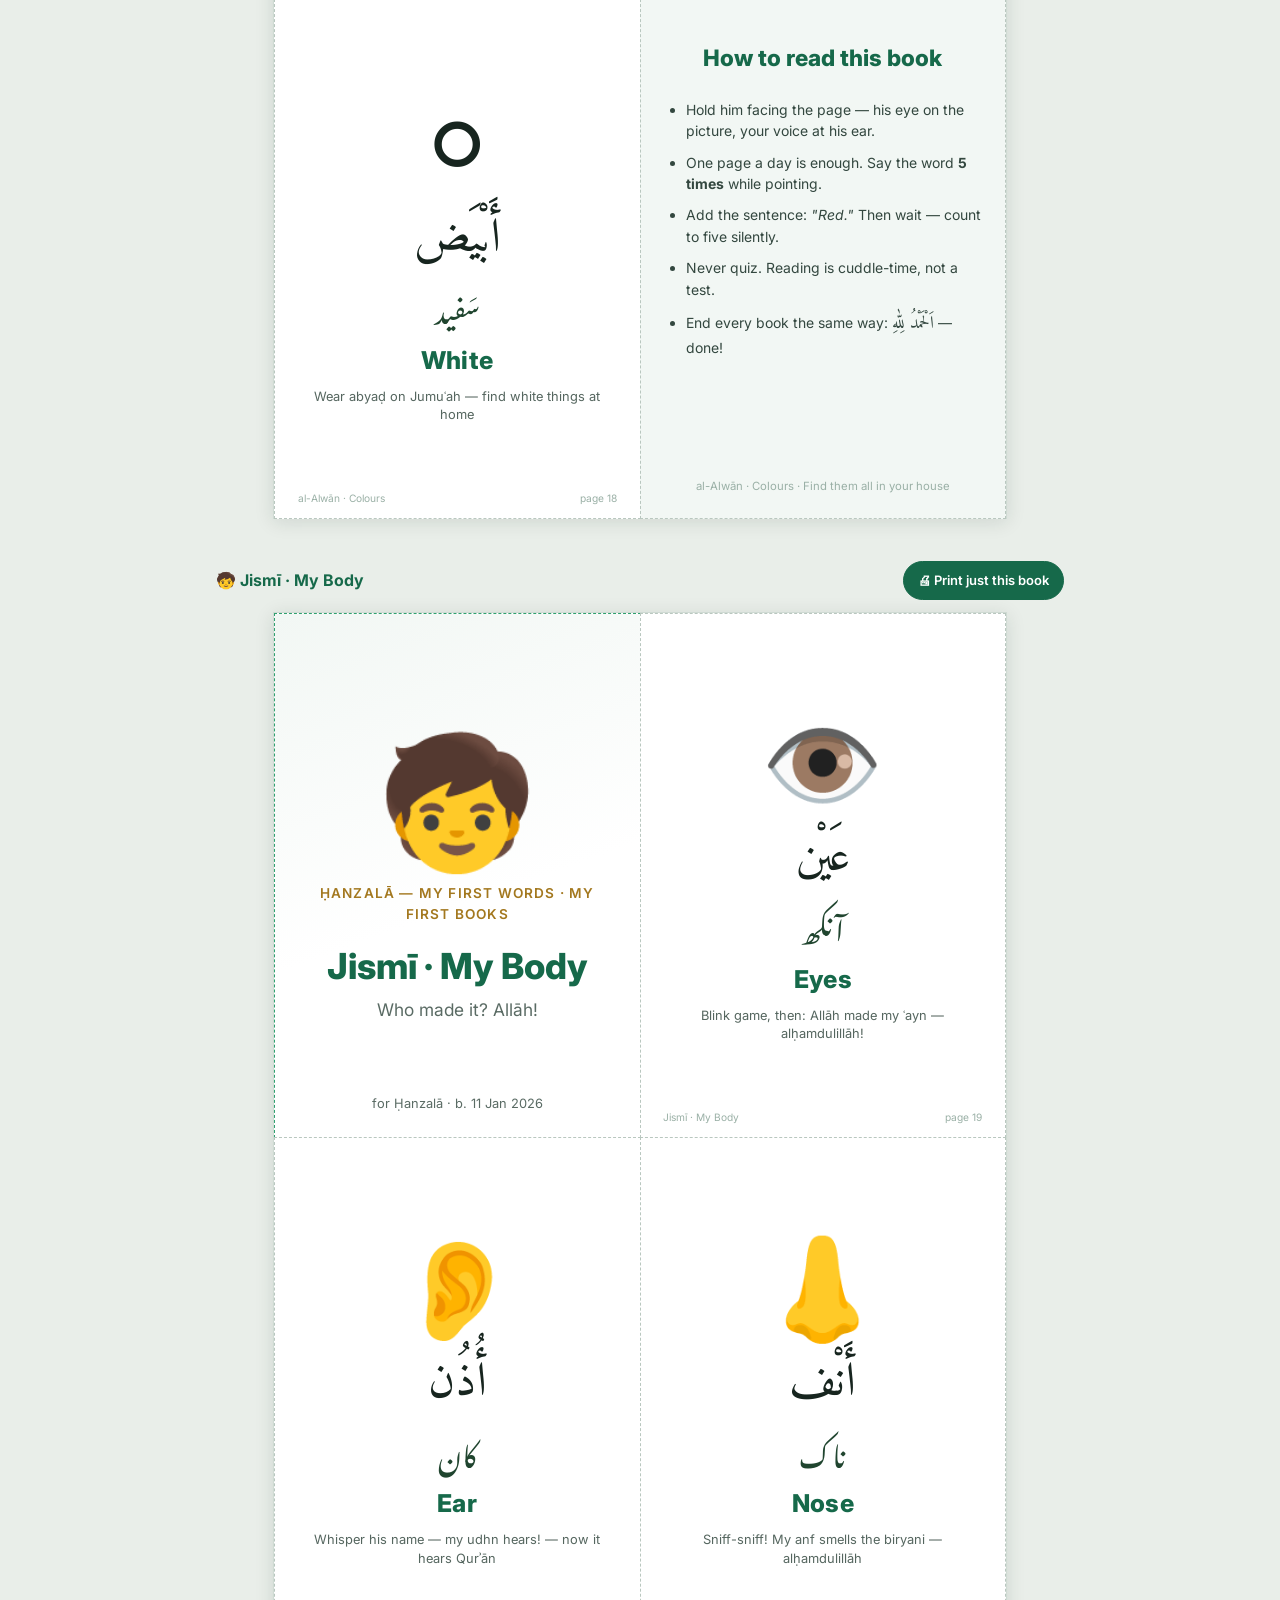
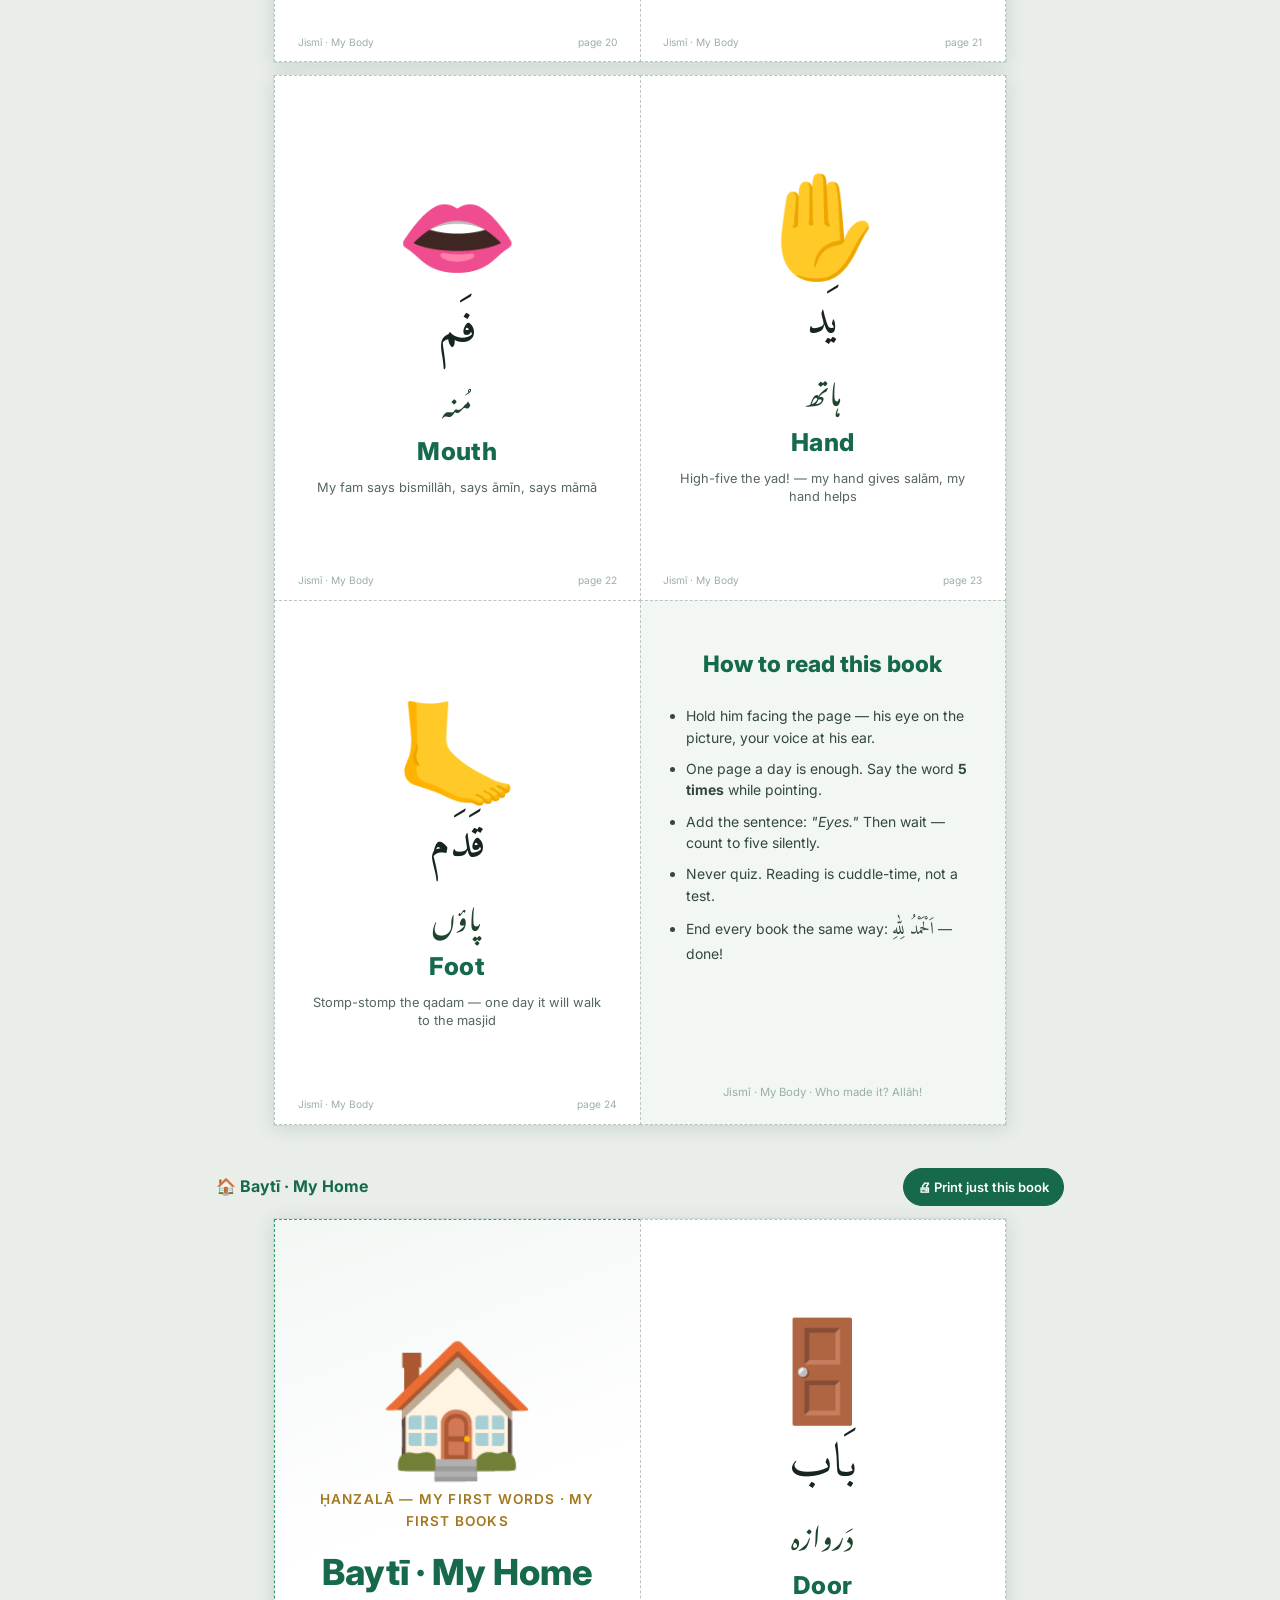
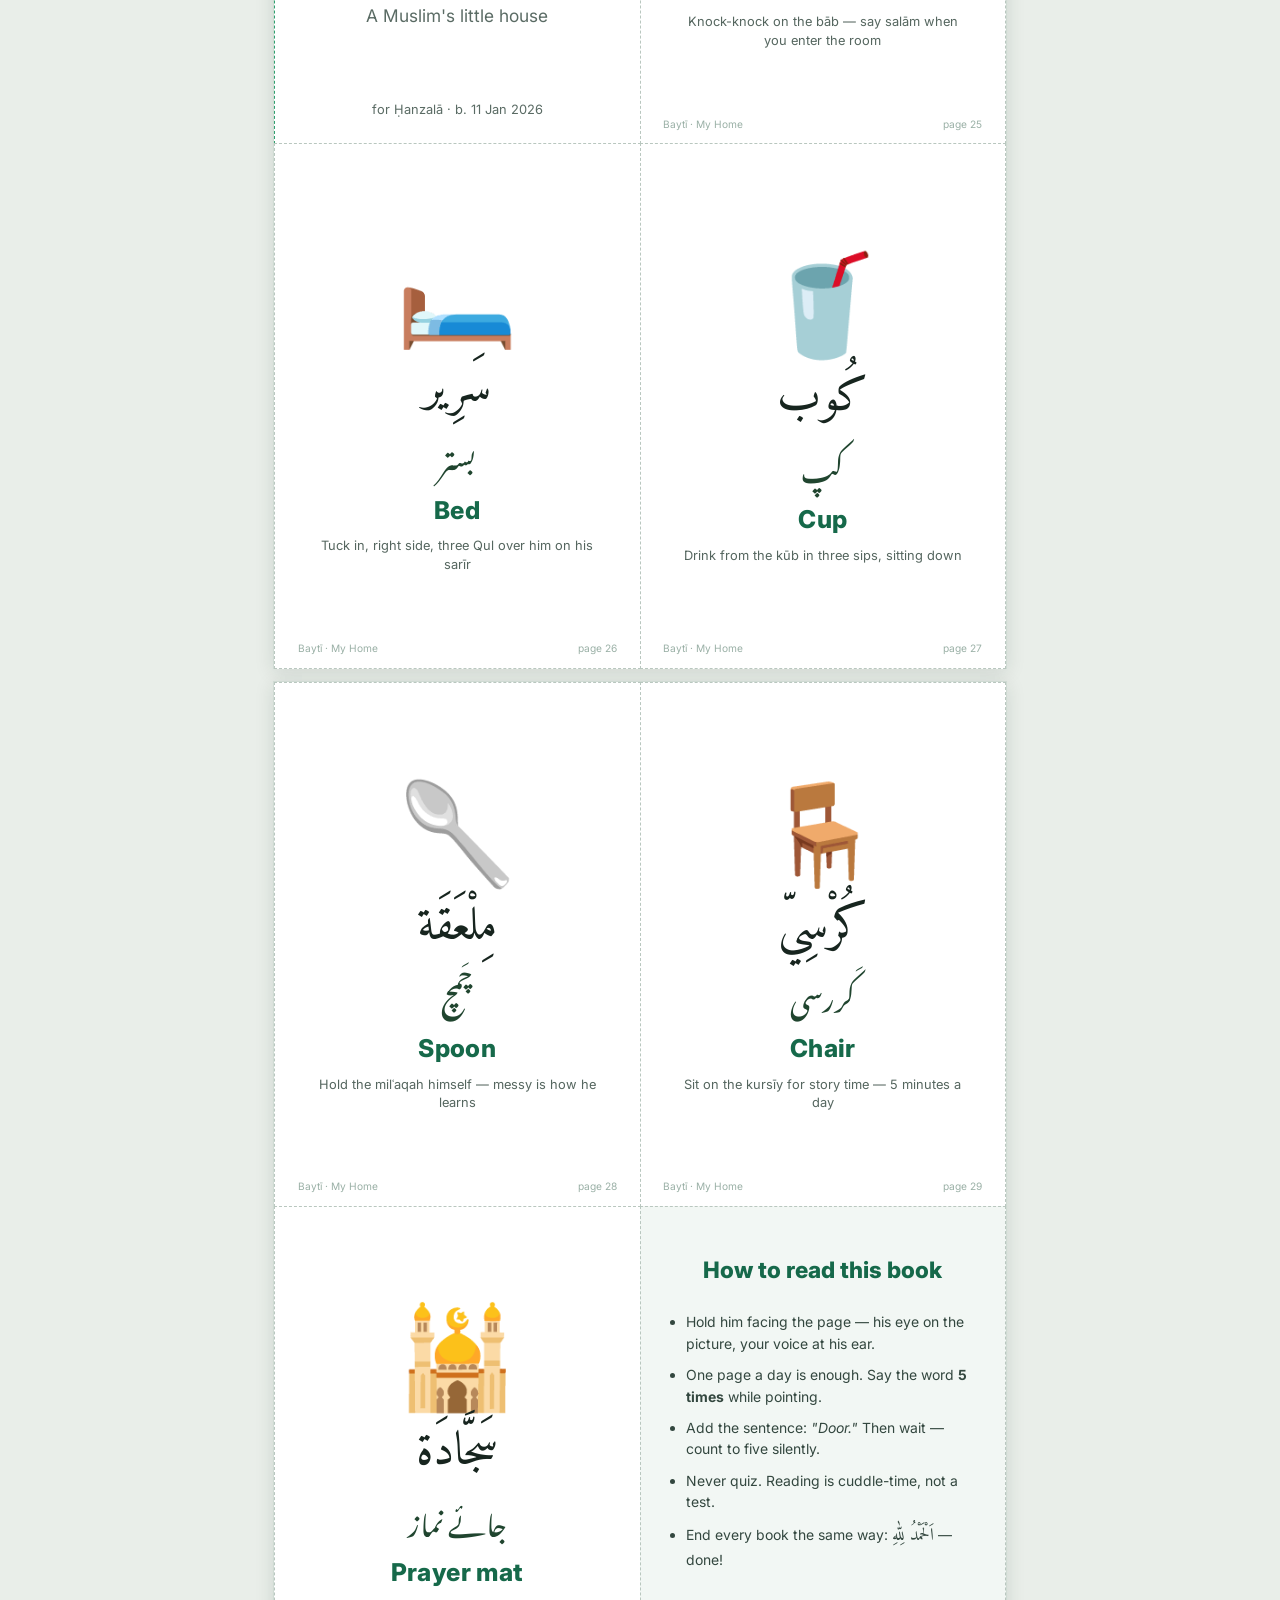
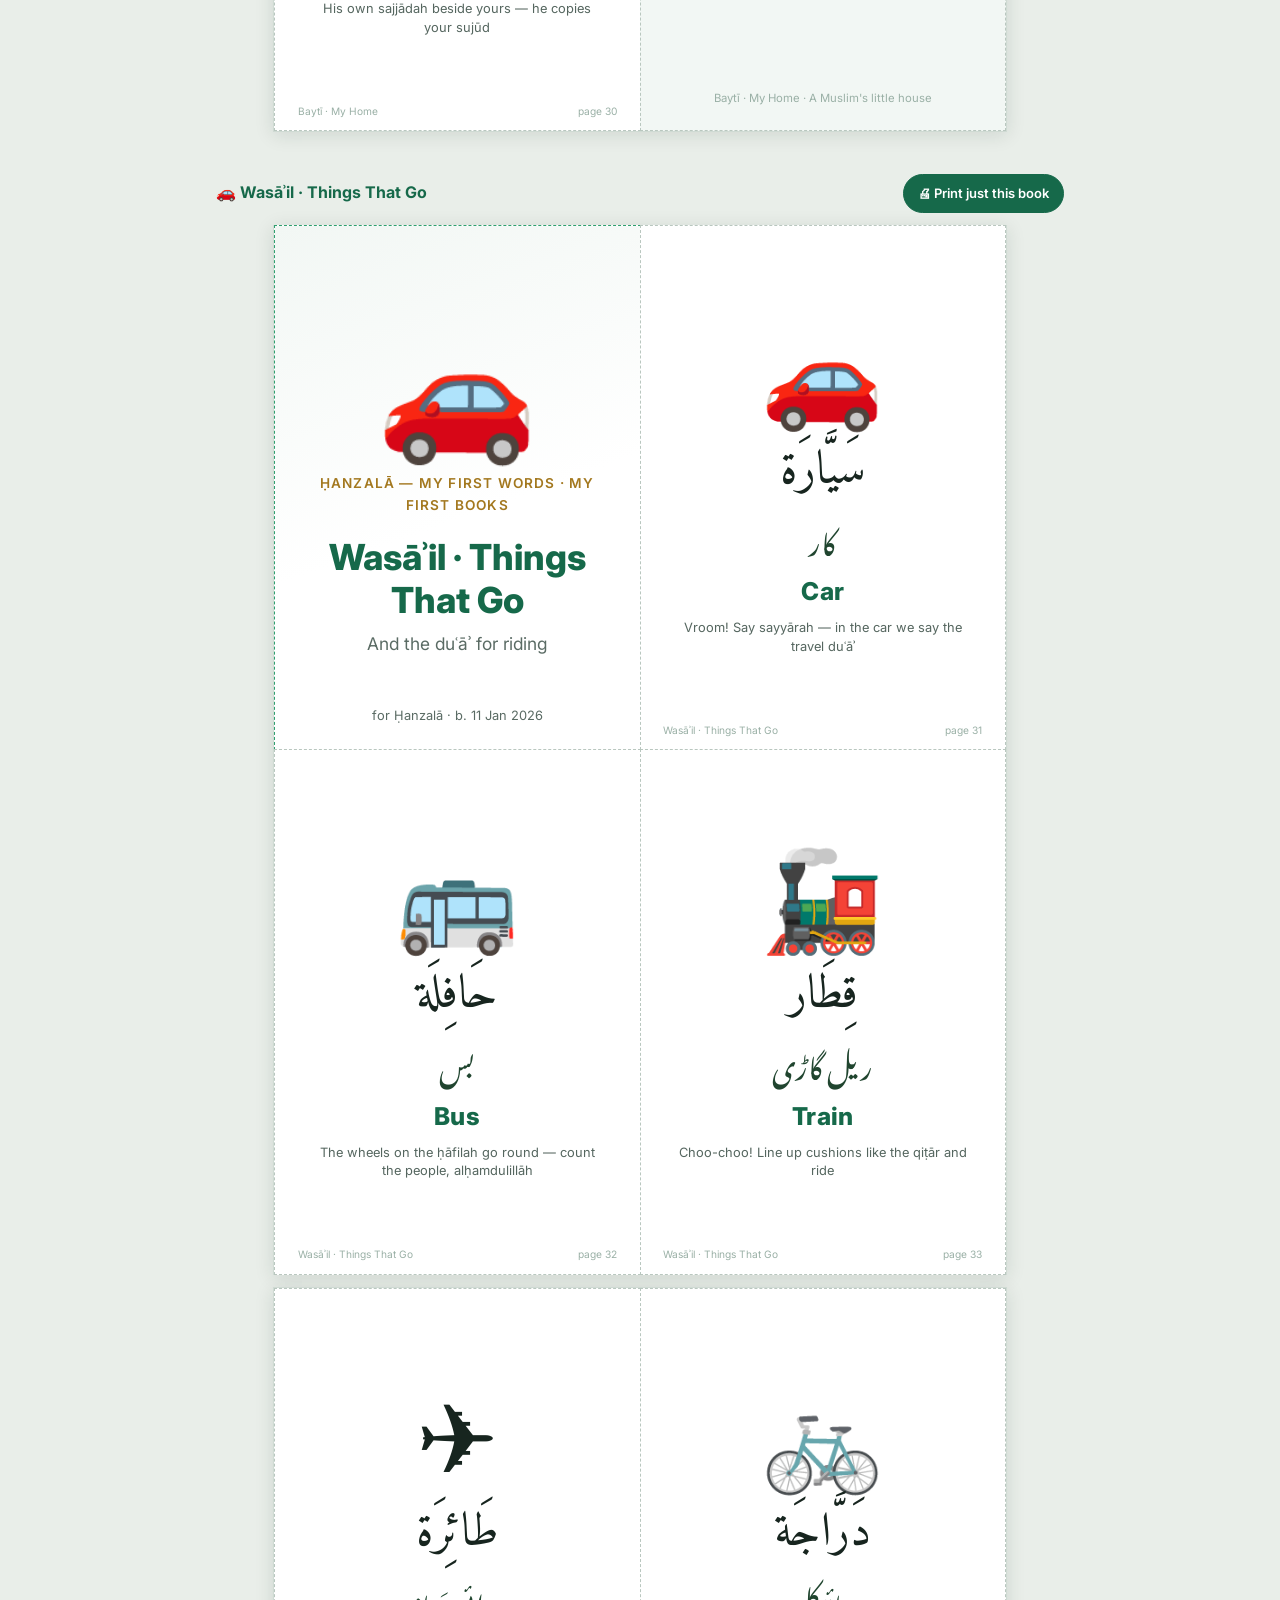
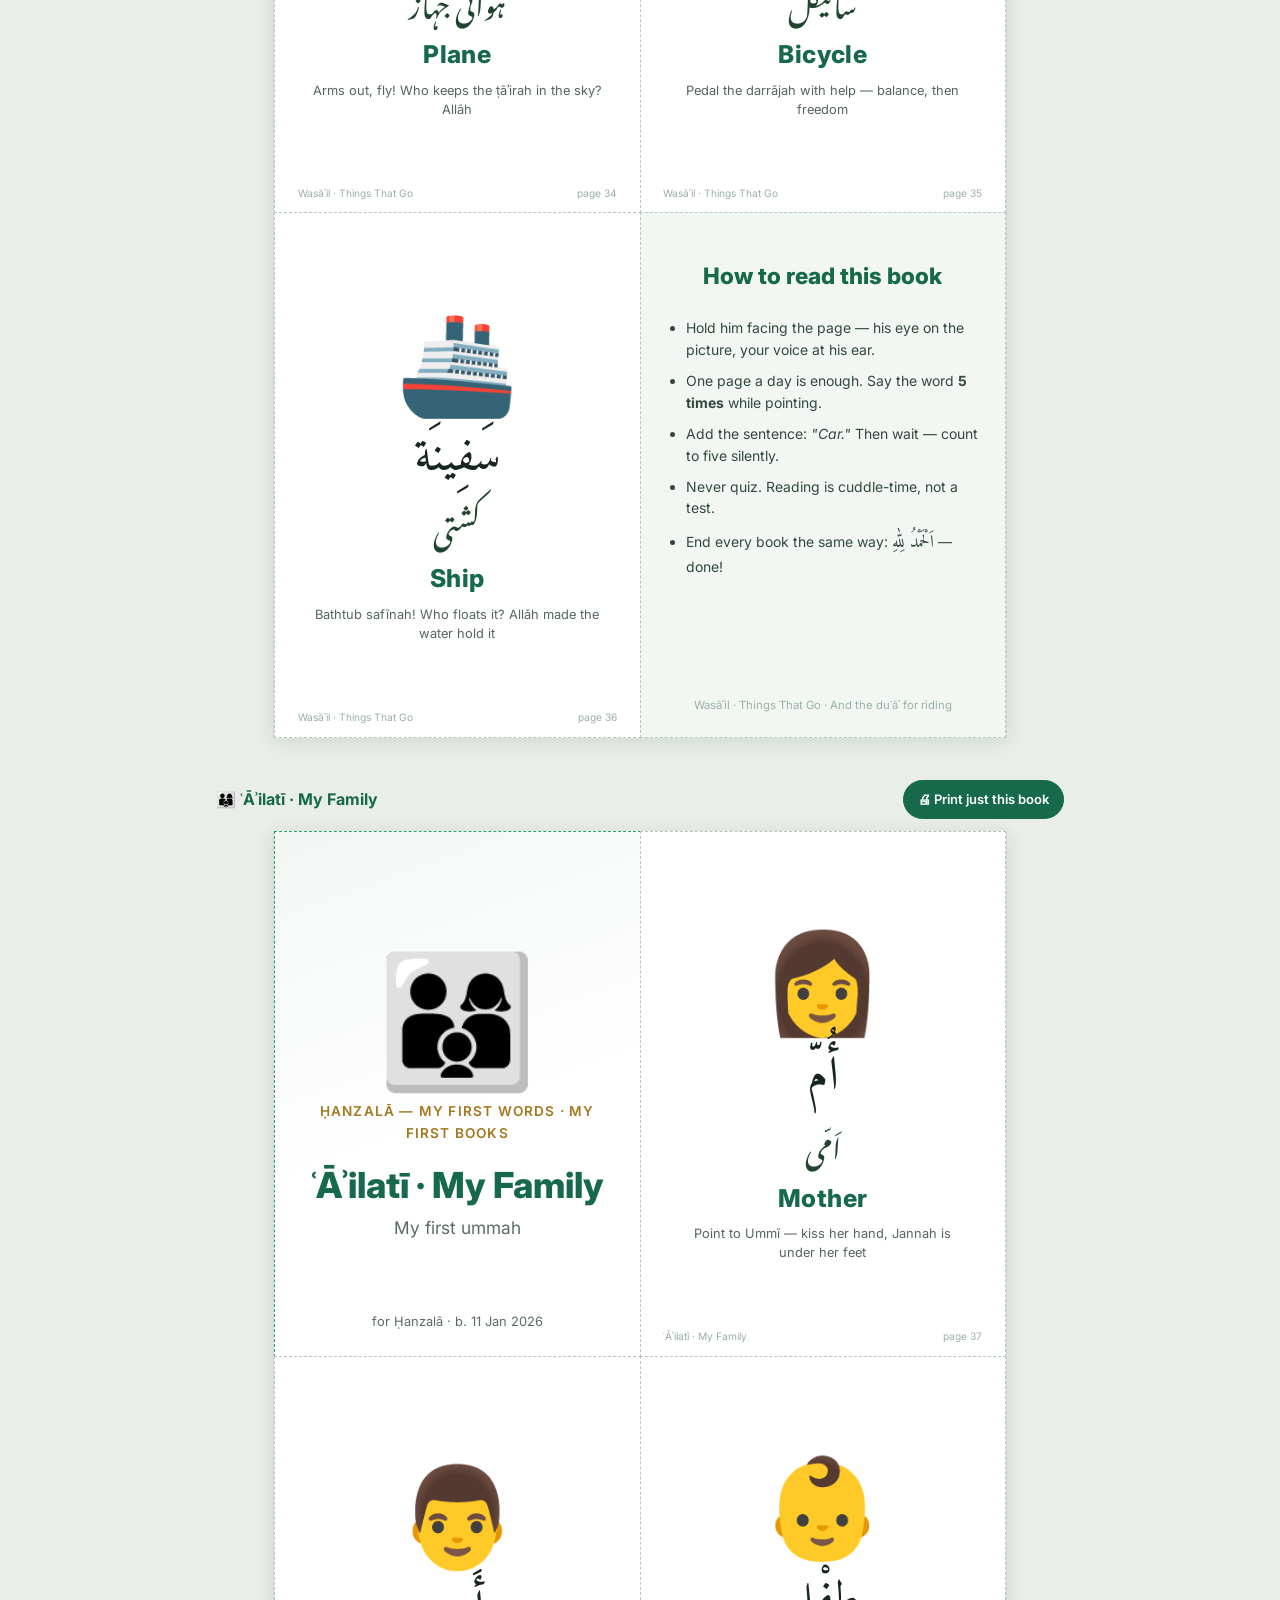
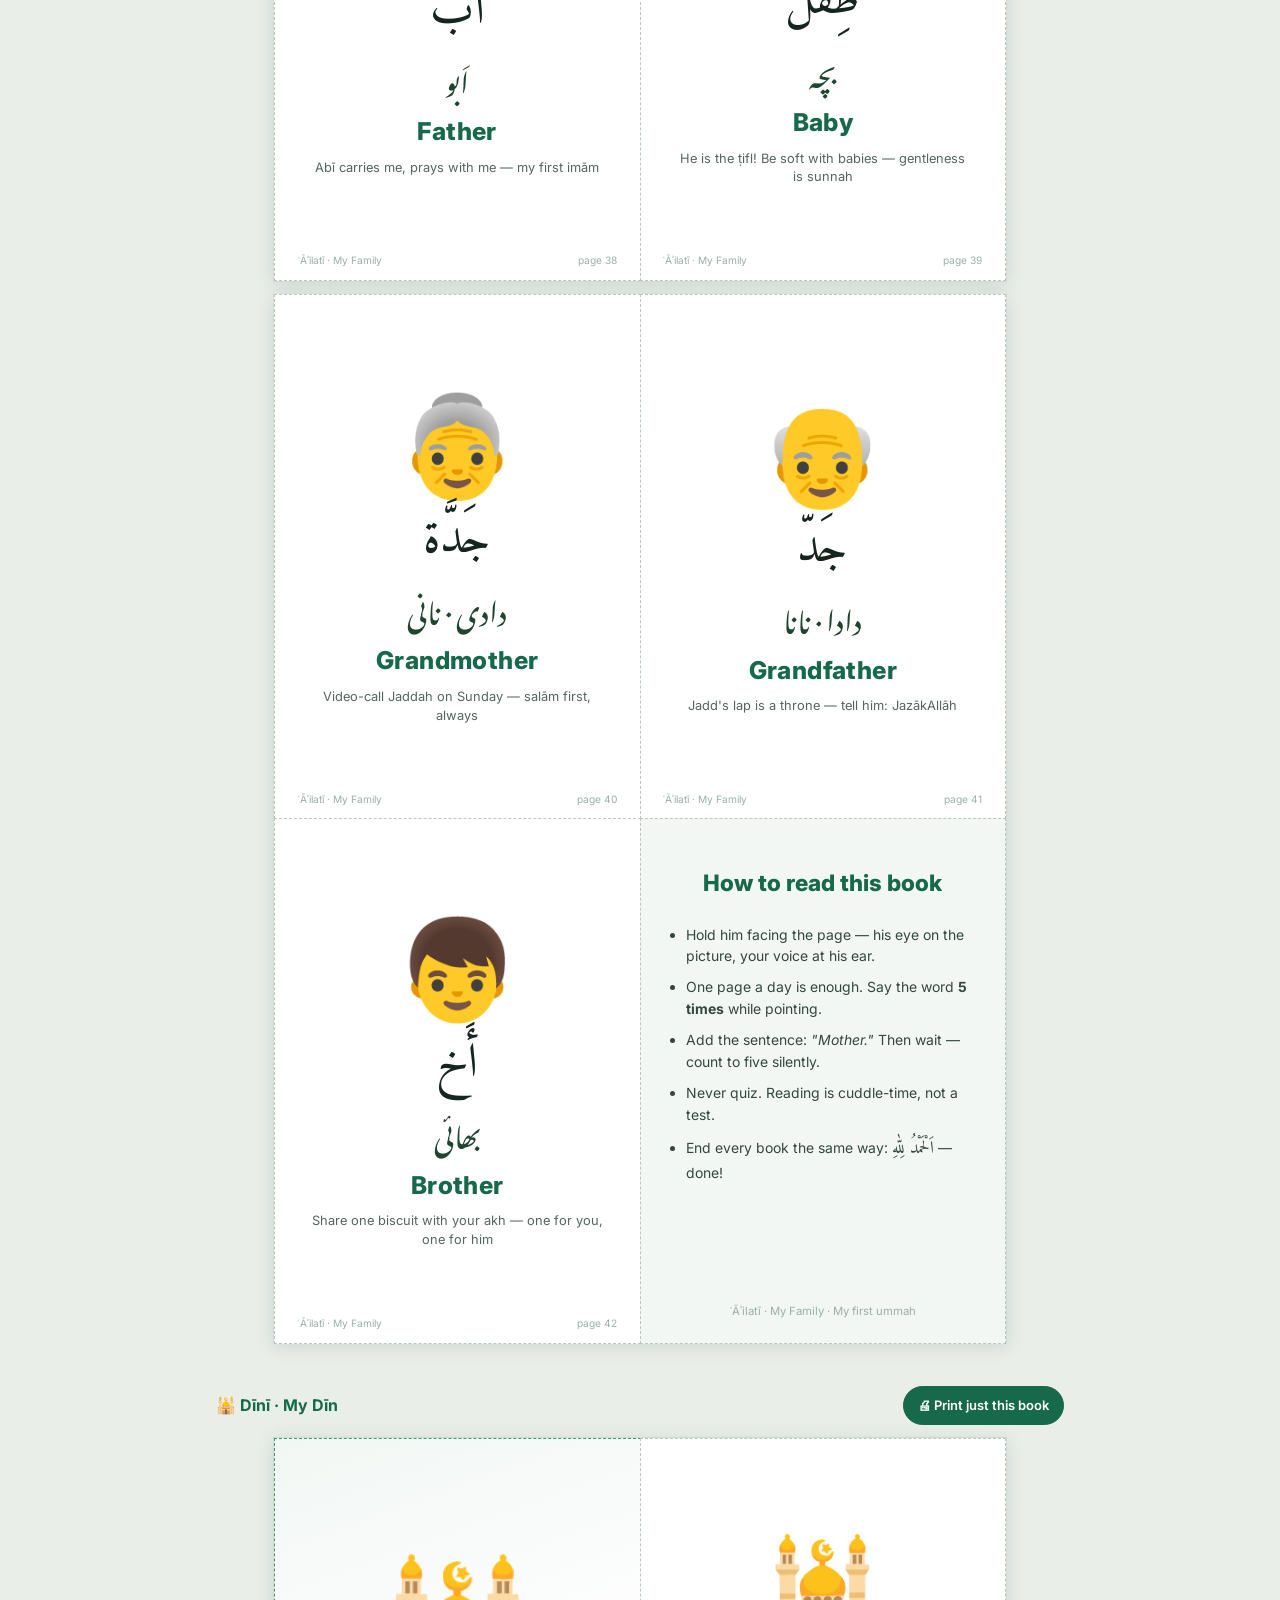
<file: printable/books.html>
<!DOCTYPE html>
<html lang="en"><head><meta charset="utf-8">
<meta name="viewport" content="width=device-width,initial-scale=1">
<title>Ḥanzalā — My First Words · 8 printable mini-books</title>
<link href="https://fonts.googleapis.com/css2?family=Amiri:wght@400;700&family=Noto+Nastaliq+Urdu:wght@400;700&family=Inter:wght@400;600;800&display=swap" rel="stylesheet">
<style>/* Ḥanzalā — printable First-Words mini-books
   Each .sheet = one A4 page with 4 quarter-pages (2×2), dashed cut lines.
   Print: A4 portrait, margins "Default" or "None", background graphics ON. */
:root{
  --ink:#17251f; --mut:#5a6b64; --line:#dbe5df; --soft:#f2f7f4;
  --acc:#16694a; --acc2:#2fa06f; --gold:#a3781f;
  --ar:'Amiri','Noto Naskh Arabic','Scheherazade New','Traditional Arabic',serif;
  --ur:'Noto Nastaliq Urdu','Jameel Noori Nastaleeq','Alvi Nastaleeq',serif;
}
*{box-sizing:border-box;-webkit-print-color-adjust:exact;print-color-adjust:exact}
body{margin:0;background:#e9eee9;color:var(--ink);font:15px/1.6 'Inter',system-ui,'Segoe UI',sans-serif}
.ar-inline{font-family:var(--ar);font-size:1.25em}

/* ---------- screen toolbar ---------- */
.toolbar{max-width:880px;margin:26px auto 0;padding:0 16px;display:flex;gap:14px;align-items:center;justify-content:space-between;flex-wrap:wrap}
.toolbar h1{margin:0;font-size:21px;letter-spacing:-.4px}
.toolbar .sub{margin:4px 0 0;font-size:12.5px;color:var(--mut)}
.tbtns{display:flex;gap:8px;flex-wrap:wrap}
.btn{font:inherit;font-weight:600;font-size:13px;border:1px solid var(--acc);background:var(--acc);color:#fff;border-radius:20px;padding:8px 14px;cursor:pointer}
.btn.big{font-size:14px;padding:10px 18px}
.btn.gh{background:#fff;color:var(--acc)}
.btn:hover{filter:brightness(1.07)}
.howto{max-width:880px;margin:14px auto 0;padding:12px 16px;background:#fdf8ec;border-left:4px solid var(--gold);border-radius:0 8px 8px 0;font-size:13px;line-height:1.55}
.chips{max-width:880px;margin:12px auto 0;padding:0 16px;display:flex;gap:6px;flex-wrap:wrap}
.chip{font:inherit;font-size:12px;font-weight:600;color:var(--mut);background:#fff;border:1px solid var(--line);border-radius:16px;padding:5px 11px;cursor:pointer}
.chip.on{background:var(--acc);border-color:var(--acc);color:#fff}
.bhead{max-width:880px;margin:22px auto 4px;padding:0 16px;display:flex;gap:10px;align-items:center;justify-content:space-between;flex-wrap:wrap}
.bhead h2{margin:0;font-size:16px;color:var(--acc)}

/* ---------- the sheets ---------- */
.book{padding-bottom:8px}
.sheet{width:194mm;min-height:278mm;margin:12px auto;background:#fff;box-shadow:0 3px 18px rgba(20,40,30,.12);
  display:grid;grid-template-columns:1fr 1fr;grid-template-rows:1fr 1fr;border:1px solid #cfdad3}
.pg{position:relative;border:1px dashed #b9c7bf;margin:-.5px;display:flex;flex-direction:column;align-items:center;justify-content:center;
  gap:2mm;text-align:center;padding:6mm;overflow:hidden;background:#fff}
.pg .emoji{font-size:26mm;line-height:1.15}
.pg .ar{font-family:var(--ar);direction:rtl;font-size:12.5mm;line-height:1.35;color:var(--ink)}
.pg .ur{font-family:var(--ur);direction:rtl;font-size:7.5mm;line-height:1.9;color:#20452f}
.pg .en{font-weight:800;font-size:6.5mm;letter-spacing:.4px;color:var(--acc)}
.pg .say{font-size:3.4mm;line-height:1.45;color:#55665f;max-width:78mm}
.pg .foot{position:absolute;bottom:3mm;left:6mm;right:6mm;display:flex;justify-content:space-between;font-size:2.7mm;color:#9ab0a6}

/* cover */
.pg.cover{background:linear-gradient(160deg,var(--soft),#fff 55%);border-color:var(--acc2)}
.pg.cover .c-emoji{font-size:34mm;line-height:1.15}
.pg.cover .c-collection{font-size:3.6mm;letter-spacing:1.2px;text-transform:uppercase;color:var(--gold);font-weight:600}
.pg.cover .c-title{font-size:9.5mm;font-weight:800;color:var(--acc);line-height:1.2;margin-top:3mm}
.pg.cover .c-sub{font-size:4.6mm;color:var(--mut)}
.pg.cover .c-name{position:absolute;bottom:6mm;font-size:3.4mm;color:var(--mut)}

/* back page */
.pg.back{background:var(--soft);justify-content:flex-start;padding-top:12mm;text-align:left}
.pg.back .b-head{font-size:6mm;font-weight:800;color:var(--acc);margin-bottom:4mm}
.pg.back ul{margin:0;padding-left:6mm;font-size:3.7mm;line-height:1.55;color:#33473f}
.pg.back li{margin-bottom:2.5mm}
.pg.back .b-foot{margin-top:auto;font-size:3mm;color:#9ab0a6}

/* covers-only print mode */
body.coversonly .pg:not(.cover){visibility:hidden}

/* ---------- print ---------- */
@page{size:A4 portrait;margin:8mm}
@media print{
  body{background:#fff}
  .noprint{display:none!important}
  .sheet{width:100%;min-height:0;margin:0;box-shadow:none;border:0;grid-template-rows:132.5mm;page-break-after:always;break-after:page}
  .book:last-child .sheet:last-child{page-break-after:auto;break-after:auto}
  .pg{height:132.5mm}
  .book{padding:0}
}
@media (max-width:760px){
  .sheet{width:100%;min-height:0}
  .pg{min-height:62vw;height:auto;gap:3mm}
  .pg .emoji{font-size:16vw}.pg.cover .c-emoji{font-size:20vw}
  .pg .ar{font-size:8vw}.pg .ur{font-size:5vw}.pg .en{font-size:4.5vw}
  .pg .say{font-size:2.8vw}
}
</style></head><body>
<div class="toolbar noprint"><div><h1>📖 Ḥanzalā — My First Words · 8 printable mini-books</h1><p class="sub">48 word pages, Arabic + Urdu + English. Each book prints on 2 A4 sheets → cut → staple = a board book like the shop ones, for free.</p></div><div class="tbtns"><button class="btn big" onclick="onlyBook('')">🖨 Print all 8 books</button><button class="btn gh" onclick="onlyBook('__cover__')">Print only the covers</button></div></div>
<div class="howto noprint"><b>Make each book in 4 steps:</b> ① Print the book's 2 A4 sheets (plain paper is fine; 160–200 gsm card feels like a real board book). ② Cut along the <b>dashed lines</b> → 8 quarter-pages. ③ Stack in page order (cover first, "How to read" page last). ④ Staple the left edge — or glue each quarter onto a cut cereal box before stacking and cover with wide tape = a wipe-clean "board book".</div>
<div class="chips noprint"><button class="chip on" data-b="">All 8 books</button><button class="chip" data-b="animals">🐱 Animals</button><button class="chip" data-b="fruits">🍎 Fruits</button><button class="chip" data-b="colours">🎨 Colours</button><button class="chip" data-b="body">🧒 My Body</button><button class="chip" data-b="home">🏠 My Home</button><button class="chip" data-b="vehicles">🚗 Things That Go</button><button class="chip" data-b="family">👨‍👩‍👦 My Family</button><button class="chip" data-b="deen">🕌 My Dīn</button></div>
<section class="book" id="bk-animals"><div class="bhead noprint"><h2>🐱 al-Ḥayawānāt · Animals</h2><button class="btn" onclick="onlyBook('animals')">🖨 Print just this book</button></div><div class="sheet"><div class="pg cover"><div class="c-emoji">🐱</div><div class="c-collection">Ḥanzalā — My First Words · My First Books</div><div class="c-title">al-Ḥayawānāt · Animals</div><div class="c-sub">Allāh made every one of them</div><div class="c-name">for Ḥanzalā · b. 11 Jan 2026</div></div><div class="pg"><div class="emoji">🐱</div><div class="ar">قِطَّة</div><div class="ur">بِلّی</div><div class="en">Cat</div><div class="say">Point and say qiṭṭah 5× — then: be gentle, the Prophet ﷺ loved cats</div><div class="foot"><span>al-Ḥayawānāt · Animals</span><span>page 1</span></div></div><div class="pg"><div class="emoji">🐄</div><div class="ar">بَقَرَة</div><div class="ur">گائے</div><div class="en">Cow</div><div class="say">Moo together, then: Allāh made the baqarah — she gives us milk</div><div class="foot"><span>al-Ḥayawānāt · Animals</span><span>page 2</span></div></div><div class="pg"><div class="emoji">🐑</div><div class="ar">خَرُوف</div><div class="ur">بھیڑ</div><div class="en">Sheep</div><div class="say">Baa like the kharūf — then: we follow the sheep at ʿĪd al-Aḍḥā</div><div class="foot"><span>al-Ḥayawānāt · Animals</span><span>page 3</span></div></div></div><div class="sheet"><div class="pg"><div class="emoji">🐴</div><div class="ar">حِصَان</div><div class="ur">گھوڑا</div><div class="en">Horse</div><div class="say">Clip-clop around the room — horses were loved by the Prophet ﷺ</div><div class="foot"><span>al-Ḥayawānāt · Animals</span><span>page 4</span></div></div><div class="pg"><div class="emoji">🐦</div><div class="ar">عُصْفُور</div><div class="ur">پرندہ</div><div class="en">Bird</div><div class="say">Look up: subḥānAllāh! — the birds bow to Allāh too</div><div class="foot"><span>al-Ḥayawānāt · Animals</span><span>page 5</span></div></div><div class="pg"><div class="emoji">🐟</div><div class="ar">سَمَكَة</div><div class="ur">مچھلی</div><div class="en">Fish</div><div class="say">Swim your hand like a samakah — who taught it to swim? Allāh</div><div class="foot"><span>al-Ḥayawānāt · Animals</span><span>page 6</span></div></div><div class="pg back"><div class="b-head">How to read this book</div><ul><li>Hold him facing the page — his eye on the picture, your voice at his ear.</li><li>One page a day is enough. Say the word <b>5 times</b> while pointing.</li><li>Add the sentence: <i>"Cat."</i> Then wait — count to five silently.</li><li>Never quiz. Reading is cuddle-time, not a test.</li><li>End every book the same way: <span class="ar-inline">اَلْحَمْدُ لِلّٰهِ</span> — done!</li></ul><div class="b-foot">al-Ḥayawānāt · Animals · Allāh made every one of them</div></div></div></section><section class="book" id="bk-fruits"><div class="bhead noprint"><h2>🍎 al-Fawākih · Fruits</h2><button class="btn" onclick="onlyBook('fruits')">🖨 Print just this book</button></div><div class="sheet"><div class="pg cover"><div class="c-emoji">🍎</div><div class="c-collection">Ḥanzalā — My First Words · My First Books</div><div class="c-title">al-Fawākih · Fruits</div><div class="c-sub">Bismillāh before every bite</div><div class="c-name">for Ḥanzalā · b. 11 Jan 2026</div></div><div class="pg"><div class="emoji">🍎</div><div class="ar">تُفَّاح</div><div class="ur">سیب</div><div class="en">Apple</div><div class="say">Say tuffāḥ, take a bite: qurʾīsh— crumple the sound, make it fun</div><div class="foot"><span>al-Fawākih · Fruits</span><span>page 7</span></div></div><div class="pg"><div class="emoji">🍌</div><div class="ar">مَوْز</div><div class="ur">کیلا</div><div class="en">Banana</div><div class="say">Peel it slowly — say mawz at every piece, alḥamdulillāh after</div><div class="foot"><span>al-Fawākih · Fruits</span><span>page 8</span></div></div><div class="pg"><div class="emoji">🌴</div><div class="ar">تَمْر</div><div class="ur">کھجور</div><div class="en">Dates</div><div class="say">The sunnah fruit! Odd number, right hand: bismillāh</div><div class="foot"><span>al-Fawākih · Fruits</span><span>page 9</span></div></div></div><div class="sheet"><div class="pg"><div class="emoji">🍇</div><div class="ar">عِنَب</div><div class="ur">انگور</div><div class="en">Grapes</div><div class="say">One ʿinab for him, one for you — sharing is sunnah</div><div class="foot"><span>al-Fawākih · Fruits</span><span>page 10</span></div></div><div class="pg"><div class="emoji">🍉</div><div class="ar">بَطِّيخ</div><div class="ur">تربوز</div><div class="en">Watermelon</div><div class="say">Cut, share, say baṭṭīkh — red inside, green outside, subḥānAllāh</div><div class="foot"><span>al-Fawākih · Fruits</span><span>page 11</span></div></div><div class="pg"><div class="emoji">🍊</div><div class="ar">بُرْتُقَال</div><div class="ur">سَنترا</div><div class="en">Orange</div><div class="say">Roll it, smell it, say burtuqāl — then share the segments</div><div class="foot"><span>al-Fawākih · Fruits</span><span>page 12</span></div></div><div class="pg back"><div class="b-head">How to read this book</div><ul><li>Hold him facing the page — his eye on the picture, your voice at his ear.</li><li>One page a day is enough. Say the word <b>5 times</b> while pointing.</li><li>Add the sentence: <i>"Apple."</i> Then wait — count to five silently.</li><li>Never quiz. Reading is cuddle-time, not a test.</li><li>End every book the same way: <span class="ar-inline">اَلْحَمْدُ لِلّٰهِ</span> — done!</li></ul><div class="b-foot">al-Fawākih · Fruits · Bismillāh before every bite</div></div></div></section><section class="book" id="bk-colours"><div class="bhead noprint"><h2>🎨 al-Alwān · Colours</h2><button class="btn" onclick="onlyBook('colours')">🖨 Print just this book</button></div><div class="sheet"><div class="pg cover"><div class="c-emoji">🎨</div><div class="c-collection">Ḥanzalā — My First Words · My First Books</div><div class="c-title">al-Alwān · Colours</div><div class="c-sub">Find them all in your house</div><div class="c-name">for Ḥanzalā · b. 11 Jan 2026</div></div><div class="pg"><div class="emoji">🔴</div><div class="ar">أَحْمَر</div><div class="ur">لال</div><div class="en">Red</div><div class="say">Find 3 aḥmar things in the room — a ball, a cushion, his cup</div><div class="foot"><span>al-Alwān · Colours</span><span>page 13</span></div></div><div class="pg"><div class="emoji">🟢</div><div class="ar">أَخْضَر</div><div class="ur">سَبز</div><div class="en">Green</div><div class="say">Green is the colour of Jannah — find akhḍar in the park</div><div class="foot"><span>al-Alwān · Colours</span><span>page 14</span></div></div><div class="pg"><div class="emoji">🟡</div><div class="ar">أَصْفَر</div><div class="ur">پیلا</div><div class="en">Yellow</div><div class="say">Find aṣfar: a banana, the sun, a lemon — say it every time</div><div class="foot"><span>al-Alwān · Colours</span><span>page 15</span></div></div></div><div class="sheet"><div class="pg"><div class="emoji">🔵</div><div class="ar">أَزْرَق</div><div class="ur">نیلا</div><div class="en">Blue</div><div class="say">Point at the sky: the biggest azraq thing Allāh made</div><div class="foot"><span>al-Alwān · Colours</span><span>page 16</span></div></div><div class="pg"><div class="emoji">⚫</div><div class="ar">أَسْوَد</div><div class="ur">کالا</div><div class="en">Black</div><div class="say">Find aswad: night sky, his shoes, the Kaʿbah's cloth</div><div class="foot"><span>al-Alwān · Colours</span><span>page 17</span></div></div><div class="pg"><div class="emoji">⚪</div><div class="ar">أَبْيَض</div><div class="ur">سَفید</div><div class="en">White</div><div class="say">Wear abyaḍ on Jumuʿah — find white things at home</div><div class="foot"><span>al-Alwān · Colours</span><span>page 18</span></div></div><div class="pg back"><div class="b-head">How to read this book</div><ul><li>Hold him facing the page — his eye on the picture, your voice at his ear.</li><li>One page a day is enough. Say the word <b>5 times</b> while pointing.</li><li>Add the sentence: <i>"Red."</i> Then wait — count to five silently.</li><li>Never quiz. Reading is cuddle-time, not a test.</li><li>End every book the same way: <span class="ar-inline">اَلْحَمْدُ لِلّٰهِ</span> — done!</li></ul><div class="b-foot">al-Alwān · Colours · Find them all in your house</div></div></div></section><section class="book" id="bk-body"><div class="bhead noprint"><h2>🧒 Jismī · My Body</h2><button class="btn" onclick="onlyBook('body')">🖨 Print just this book</button></div><div class="sheet"><div class="pg cover"><div class="c-emoji">🧒</div><div class="c-collection">Ḥanzalā — My First Words · My First Books</div><div class="c-title">Jismī · My Body</div><div class="c-sub">Who made it? Allāh!</div><div class="c-name">for Ḥanzalā · b. 11 Jan 2026</div></div><div class="pg"><div class="emoji">👁️</div><div class="ar">عَيْن</div><div class="ur">آنکھ</div><div class="en">Eyes</div><div class="say">Blink game, then: Allāh made my ʿayn — alḥamdulillāh!</div><div class="foot"><span>Jismī · My Body</span><span>page 19</span></div></div><div class="pg"><div class="emoji">👂</div><div class="ar">أُذُن</div><div class="ur">کان</div><div class="en">Ear</div><div class="say">Whisper his name — my udhn hears! — now it hears Qurʾān</div><div class="foot"><span>Jismī · My Body</span><span>page 20</span></div></div><div class="pg"><div class="emoji">👃</div><div class="ar">أَنْف</div><div class="ur">ناک</div><div class="en">Nose</div><div class="say">Sniff-sniff! My anf smells the biryani — alḥamdulillāh</div><div class="foot"><span>Jismī · My Body</span><span>page 21</span></div></div></div><div class="sheet"><div class="pg"><div class="emoji">👄</div><div class="ar">فَم</div><div class="ur">مُنہ</div><div class="en">Mouth</div><div class="say">My fam says bismillāh, says āmīn, says māmā</div><div class="foot"><span>Jismī · My Body</span><span>page 22</span></div></div><div class="pg"><div class="emoji">✋</div><div class="ar">يَد</div><div class="ur">ہاتھ</div><div class="en">Hand</div><div class="say">High-five the yad! — my hand gives salām, my hand helps</div><div class="foot"><span>Jismī · My Body</span><span>page 23</span></div></div><div class="pg"><div class="emoji">🦶</div><div class="ar">قَدَم</div><div class="ur">پاؤں</div><div class="en">Foot</div><div class="say">Stomp-stomp the qadam — one day it will walk to the masjid</div><div class="foot"><span>Jismī · My Body</span><span>page 24</span></div></div><div class="pg back"><div class="b-head">How to read this book</div><ul><li>Hold him facing the page — his eye on the picture, your voice at his ear.</li><li>One page a day is enough. Say the word <b>5 times</b> while pointing.</li><li>Add the sentence: <i>"Eyes."</i> Then wait — count to five silently.</li><li>Never quiz. Reading is cuddle-time, not a test.</li><li>End every book the same way: <span class="ar-inline">اَلْحَمْدُ لِلّٰهِ</span> — done!</li></ul><div class="b-foot">Jismī · My Body · Who made it? Allāh!</div></div></div></section><section class="book" id="bk-home"><div class="bhead noprint"><h2>🏠 Baytī · My Home</h2><button class="btn" onclick="onlyBook('home')">🖨 Print just this book</button></div><div class="sheet"><div class="pg cover"><div class="c-emoji">🏠</div><div class="c-collection">Ḥanzalā — My First Words · My First Books</div><div class="c-title">Baytī · My Home</div><div class="c-sub">A Muslim's little house</div><div class="c-name">for Ḥanzalā · b. 11 Jan 2026</div></div><div class="pg"><div class="emoji">🚪</div><div class="ar">بَاب</div><div class="ur">دَروازہ</div><div class="en">Door</div><div class="say">Knock-knock on the bāb — say salām when you enter the room</div><div class="foot"><span>Baytī · My Home</span><span>page 25</span></div></div><div class="pg"><div class="emoji">🛏️</div><div class="ar">سَرِير</div><div class="ur">بستر</div><div class="en">Bed</div><div class="say">Tuck in, right side, three Qul over him on his sarīr</div><div class="foot"><span>Baytī · My Home</span><span>page 26</span></div></div><div class="pg"><div class="emoji">🥤</div><div class="ar">كُوب</div><div class="ur">کپ</div><div class="en">Cup</div><div class="say">Drink from the kūb in three sips, sitting down</div><div class="foot"><span>Baytī · My Home</span><span>page 27</span></div></div></div><div class="sheet"><div class="pg"><div class="emoji">🥄</div><div class="ar">مِلْعَقَة</div><div class="ur">چَمچ</div><div class="en">Spoon</div><div class="say">Hold the milʿaqah himself — messy is how he learns</div><div class="foot"><span>Baytī · My Home</span><span>page 28</span></div></div><div class="pg"><div class="emoji">🪑</div><div class="ar">كُرْسِيّ</div><div class="ur">کَررسی</div><div class="en">Chair</div><div class="say">Sit on the kursīy for story time — 5 minutes a day</div><div class="foot"><span>Baytī · My Home</span><span>page 29</span></div></div><div class="pg"><div class="emoji">🕌</div><div class="ar">سَجَّادَة</div><div class="ur">جائے نماز</div><div class="en">Prayer mat</div><div class="say">His own sajjādah beside yours — he copies your sujūd</div><div class="foot"><span>Baytī · My Home</span><span>page 30</span></div></div><div class="pg back"><div class="b-head">How to read this book</div><ul><li>Hold him facing the page — his eye on the picture, your voice at his ear.</li><li>One page a day is enough. Say the word <b>5 times</b> while pointing.</li><li>Add the sentence: <i>"Door."</i> Then wait — count to five silently.</li><li>Never quiz. Reading is cuddle-time, not a test.</li><li>End every book the same way: <span class="ar-inline">اَلْحَمْدُ لِلّٰهِ</span> — done!</li></ul><div class="b-foot">Baytī · My Home · A Muslim's little house</div></div></div></section><section class="book" id="bk-vehicles"><div class="bhead noprint"><h2>🚗 Wasāʾil · Things That Go</h2><button class="btn" onclick="onlyBook('vehicles')">🖨 Print just this book</button></div><div class="sheet"><div class="pg cover"><div class="c-emoji">🚗</div><div class="c-collection">Ḥanzalā — My First Words · My First Books</div><div class="c-title">Wasāʾil · Things That Go</div><div class="c-sub">And the duʿāʾ for riding</div><div class="c-name">for Ḥanzalā · b. 11 Jan 2026</div></div><div class="pg"><div class="emoji">🚗</div><div class="ar">سَيَّارَة</div><div class="ur">کار</div><div class="en">Car</div><div class="say">Vroom! Say sayyārah — in the car we say the travel duʿāʾ</div><div class="foot"><span>Wasāʾil · Things That Go</span><span>page 31</span></div></div><div class="pg"><div class="emoji">🚌</div><div class="ar">حَافِلَة</div><div class="ur">بس</div><div class="en">Bus</div><div class="say">The wheels on the ḥāfilah go round — count the people, alḥamdulillāh</div><div class="foot"><span>Wasāʾil · Things That Go</span><span>page 32</span></div></div><div class="pg"><div class="emoji">🚂</div><div class="ar">قِطَار</div><div class="ur">ریل گاڑی</div><div class="en">Train</div><div class="say">Choo-choo! Line up cushions like the qiṭār and ride</div><div class="foot"><span>Wasāʾil · Things That Go</span><span>page 33</span></div></div></div><div class="sheet"><div class="pg"><div class="emoji">✈️</div><div class="ar">طَائِرَة</div><div class="ur">ہوائی جَہاز</div><div class="en">Plane</div><div class="say">Arms out, fly! Who keeps the ṭāʾirah in the sky? Allāh</div><div class="foot"><span>Wasāʾil · Things That Go</span><span>page 34</span></div></div><div class="pg"><div class="emoji">🚲</div><div class="ar">دَرَّاجَة</div><div class="ur">سائیکل</div><div class="en">Bicycle</div><div class="say">Pedal the darrājah with help — balance, then freedom</div><div class="foot"><span>Wasāʾil · Things That Go</span><span>page 35</span></div></div><div class="pg"><div class="emoji">🚢</div><div class="ar">سَفِينَة</div><div class="ur">کشتی</div><div class="en">Ship</div><div class="say">Bathtub safīnah! Who floats it? Allāh made the water hold it</div><div class="foot"><span>Wasāʾil · Things That Go</span><span>page 36</span></div></div><div class="pg back"><div class="b-head">How to read this book</div><ul><li>Hold him facing the page — his eye on the picture, your voice at his ear.</li><li>One page a day is enough. Say the word <b>5 times</b> while pointing.</li><li>Add the sentence: <i>"Car."</i> Then wait — count to five silently.</li><li>Never quiz. Reading is cuddle-time, not a test.</li><li>End every book the same way: <span class="ar-inline">اَلْحَمْدُ لِلّٰهِ</span> — done!</li></ul><div class="b-foot">Wasāʾil · Things That Go · And the duʿāʾ for riding</div></div></div></section><section class="book" id="bk-family"><div class="bhead noprint"><h2>👨‍👩‍👦 ʿĀʾilatī · My Family</h2><button class="btn" onclick="onlyBook('family')">🖨 Print just this book</button></div><div class="sheet"><div class="pg cover"><div class="c-emoji">👨‍👩‍👦</div><div class="c-collection">Ḥanzalā — My First Words · My First Books</div><div class="c-title">ʿĀʾilatī · My Family</div><div class="c-sub">My first ummah</div><div class="c-name">for Ḥanzalā · b. 11 Jan 2026</div></div><div class="pg"><div class="emoji">👩</div><div class="ar">أُمّ</div><div class="ur">اَمّی</div><div class="en">Mother</div><div class="say">Point to Ummī — kiss her hand, Jannah is under her feet</div><div class="foot"><span>ʿĀʾilatī · My Family</span><span>page 37</span></div></div><div class="pg"><div class="emoji">👨</div><div class="ar">أَب</div><div class="ur">اَبو</div><div class="en">Father</div><div class="say">Abī carries me, prays with me — my first imām</div><div class="foot"><span>ʿĀʾilatī · My Family</span><span>page 38</span></div></div><div class="pg"><div class="emoji">👶</div><div class="ar">طِفْل</div><div class="ur">بچہ</div><div class="en">Baby</div><div class="say">He is the ṭifl! Be soft with babies — gentleness is sunnah</div><div class="foot"><span>ʿĀʾilatī · My Family</span><span>page 39</span></div></div></div><div class="sheet"><div class="pg"><div class="emoji">👵</div><div class="ar">جَدَّة</div><div class="ur">دادی · نانی</div><div class="en">Grandmother</div><div class="say">Video-call Jaddah on Sunday — salām first, always</div><div class="foot"><span>ʿĀʾilatī · My Family</span><span>page 40</span></div></div><div class="pg"><div class="emoji">👴</div><div class="ar">جَدّ</div><div class="ur">دادا · نانا</div><div class="en">Grandfather</div><div class="say">Jadd's lap is a throne — tell him: JazākAllāh</div><div class="foot"><span>ʿĀʾilatī · My Family</span><span>page 41</span></div></div><div class="pg"><div class="emoji">👦</div><div class="ar">أَخ</div><div class="ur">بھائی</div><div class="en">Brother</div><div class="say">Share one biscuit with your akh — one for you, one for him</div><div class="foot"><span>ʿĀʾilatī · My Family</span><span>page 42</span></div></div><div class="pg back"><div class="b-head">How to read this book</div><ul><li>Hold him facing the page — his eye on the picture, your voice at his ear.</li><li>One page a day is enough. Say the word <b>5 times</b> while pointing.</li><li>Add the sentence: <i>"Mother."</i> Then wait — count to five silently.</li><li>Never quiz. Reading is cuddle-time, not a test.</li><li>End every book the same way: <span class="ar-inline">اَلْحَمْدُ لِلّٰهِ</span> — done!</li></ul><div class="b-foot">ʿĀʾilatī · My Family · My first ummah</div></div></div></section><section class="book" id="bk-deen"><div class="bhead noprint"><h2>🕌 Dīnī · My Dīn</h2><button class="btn" onclick="onlyBook('deen')">🖨 Print just this book</button></div><div class="sheet"><div class="pg cover"><div class="c-emoji">🕌</div><div class="c-collection">Ḥanzalā — My First Words · My First Books</div><div class="c-title">Dīnī · My Dīn</div><div class="c-sub">His first Muslim words</div><div class="c-name">for Ḥanzalā · b. 11 Jan 2026</div></div><div class="pg"><div class="emoji">🕌</div><div class="ar">مَسْجِد</div><div class="ur">مَسجِد</div><div class="en">Masjid</div><div class="say">The house of Allāh — we whisper inside and love to go</div><div class="foot"><span>Dīnī · My Dīn</span><span>page 43</span></div></div><div class="pg"><div class="emoji">📖</div><div class="ar">قُرْآن</div><div class="ur">قُرآن</div><div class="en">Qurʾān</div><div class="say">Kiss it, place it high — Allāh's words to us</div><div class="foot"><span>Dīnī · My Dīn</span><span>page 44</span></div></div><div class="pg"><div class="emoji">🕋</div><div class="ar">كَعْبَة</div><div class="ur">کعبہ</div><div class="en">Kaʿbah</div><div class="say">The black cube in Makkah — we turn to it in every ṣalāh</div><div class="foot"><span>Dīnī · My Dīn</span><span>page 45</span></div></div></div><div class="sheet"><div class="pg"><div class="emoji">🧢</div><div class="ar">طَاقِيَّة</div><div class="ur">ٹوپی</div><div class="en">Prayer cap</div><div class="say">His little ṭāqīyah — put it on and stand with Abī</div><div class="foot"><span>Dīnī · My Dīn</span><span>page 46</span></div></div><div class="pg"><div class="emoji">📿</div><div class="ar">مِسْبَحَة</div><div class="ur">تَسبیح</div><div class="en">Tasbīḥ</div><div class="say">One bead, one subḥānAllāh — his fingers learn dhikr early</div><div class="foot"><span>Dīnī · My Dīn</span><span>page 47</span></div></div><div class="pg"><div class="emoji">🌙</div><div class="ar">هِلَال</div><div class="ur">چاند</div><div class="en">Moon</div><div class="say">Find the hilāl at the month's start — new month, new duʿāʾ</div><div class="foot"><span>Dīnī · My Dīn</span><span>page 48</span></div></div><div class="pg back"><div class="b-head">How to read this book</div><ul><li>Hold him facing the page — his eye on the picture, your voice at his ear.</li><li>One page a day is enough. Say the word <b>5 times</b> while pointing.</li><li>Add the sentence: <i>"Masjid."</i> Then wait — count to five silently.</li><li>Never quiz. Reading is cuddle-time, not a test.</li><li>End every book the same way: <span class="ar-inline">اَلْحَمْدُ لِلّٰهِ</span> — done!</li></ul><div class="b-foot">Dīnī · My Dīn · His first Muslim words</div></div></div></section>
<script>
function onlyBook(id){
  document.body.classList.toggle("coversonly", id==="__cover__");
  var secs=document.querySelectorAll(".book"), one=!!(id&&id!=="__cover__");
  for(var i=0;i<secs.length;i++){secs[i].style.display=(!one||secs[i].id==="bk-"+id)?"":"none";}
  var chips=document.querySelectorAll(".chip");
  for(var j=0;j<chips.length;j++){chips[j].classList.toggle("on",chips[j].getAttribute("data-b")===(id||""));}
  setTimeout(function(){window.print();},60);
}
</script>
</body></html>
</file>
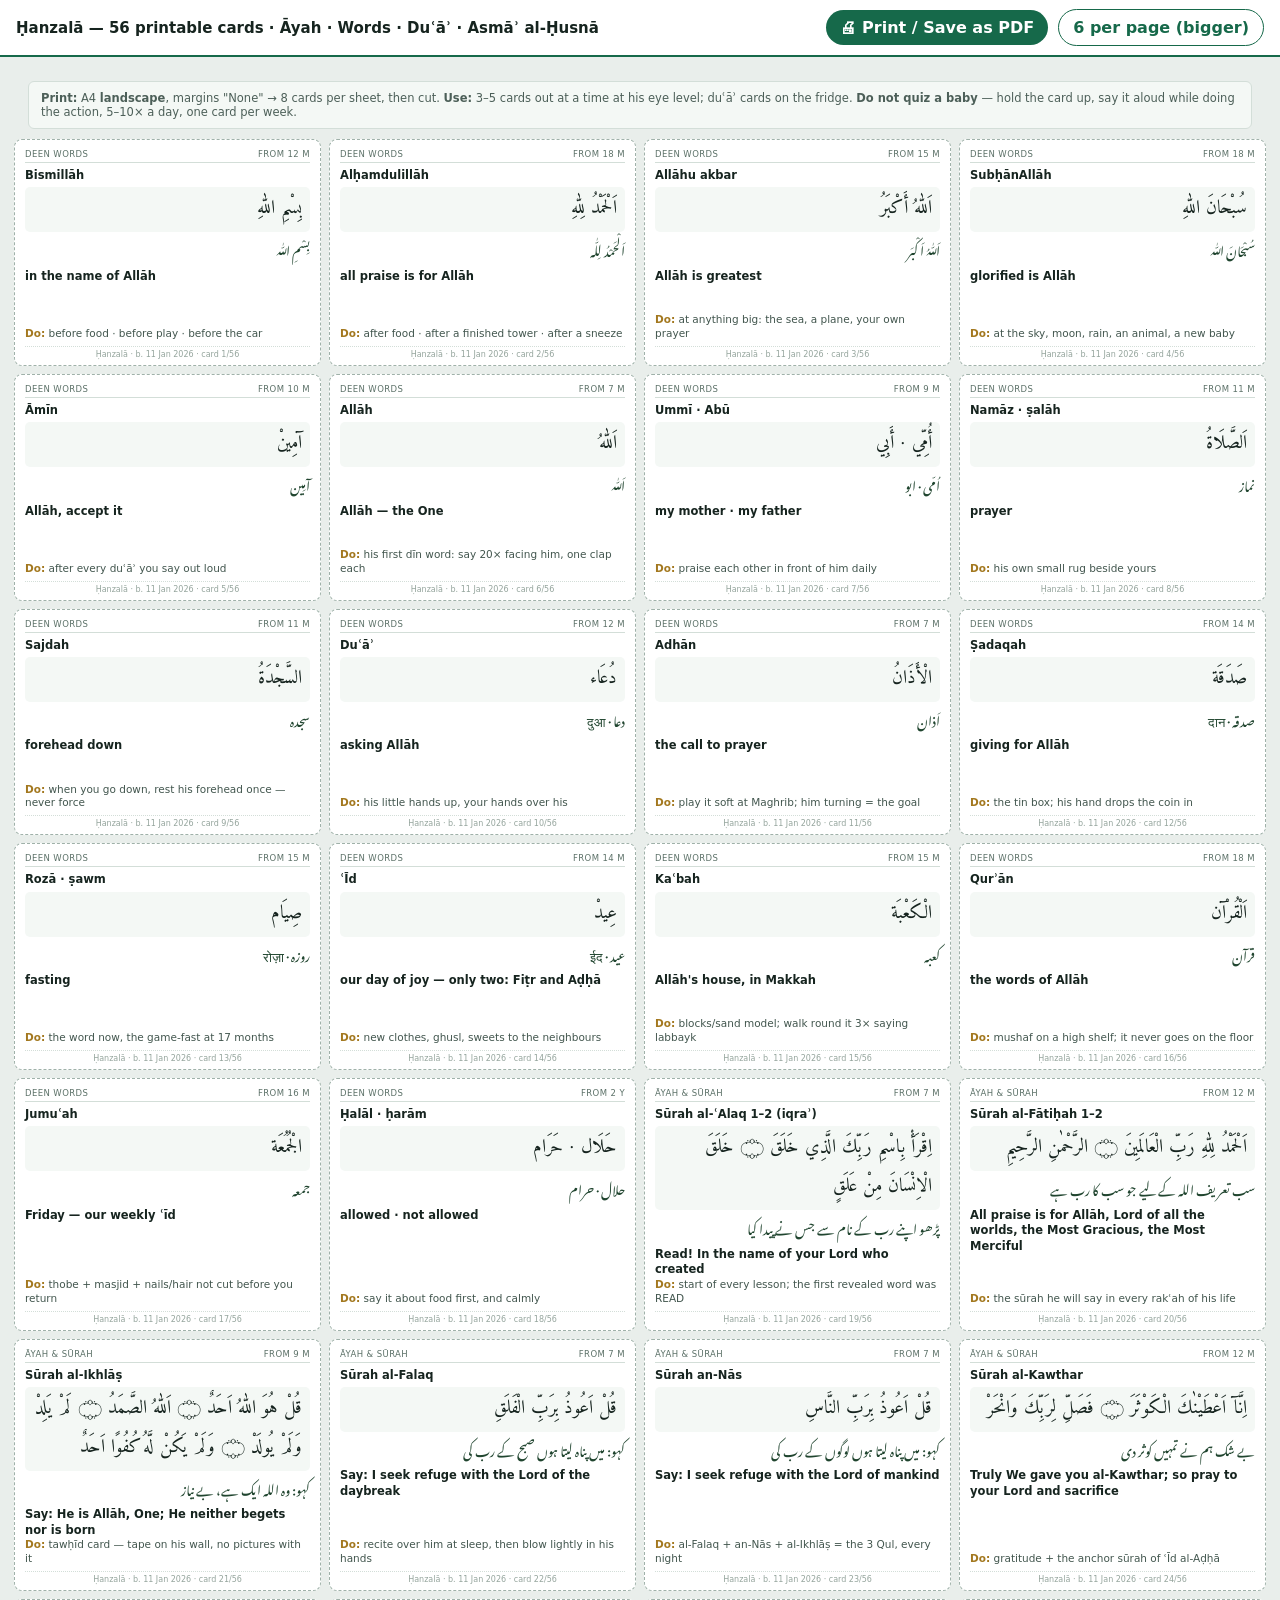
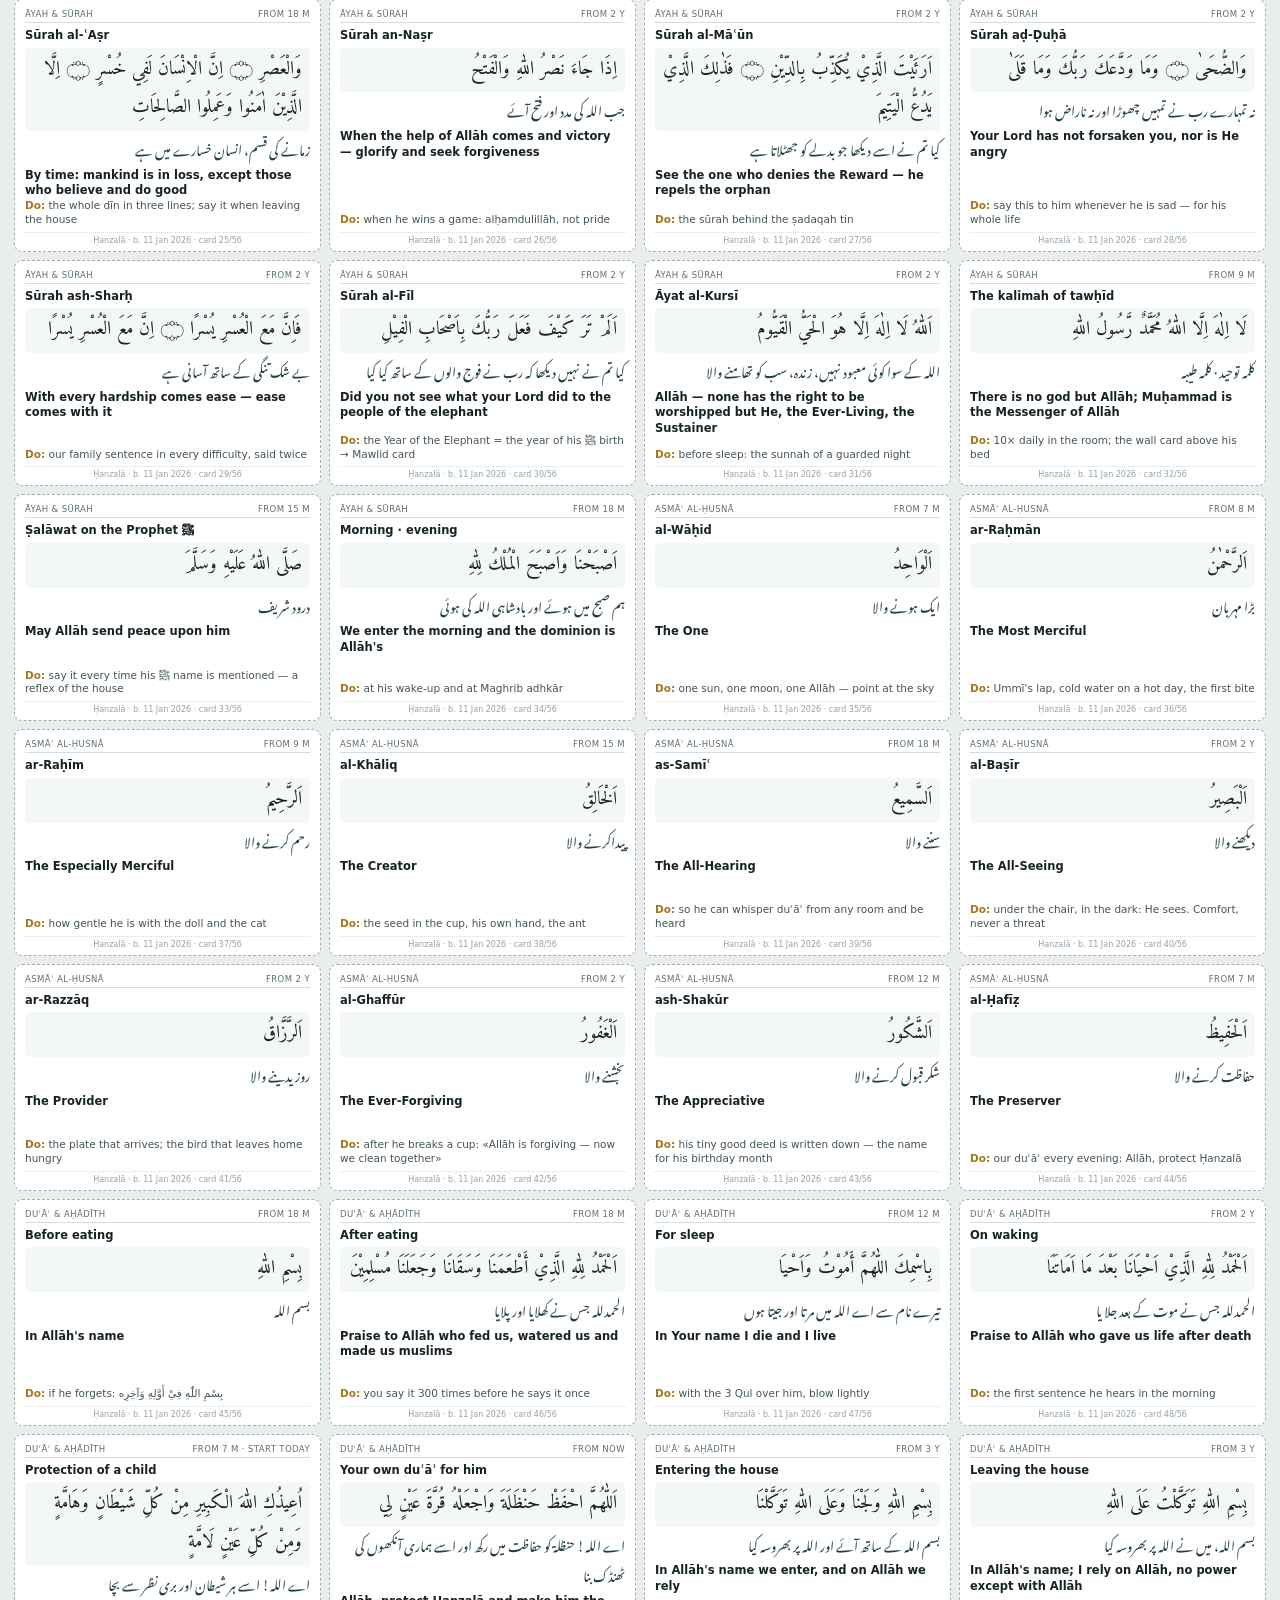
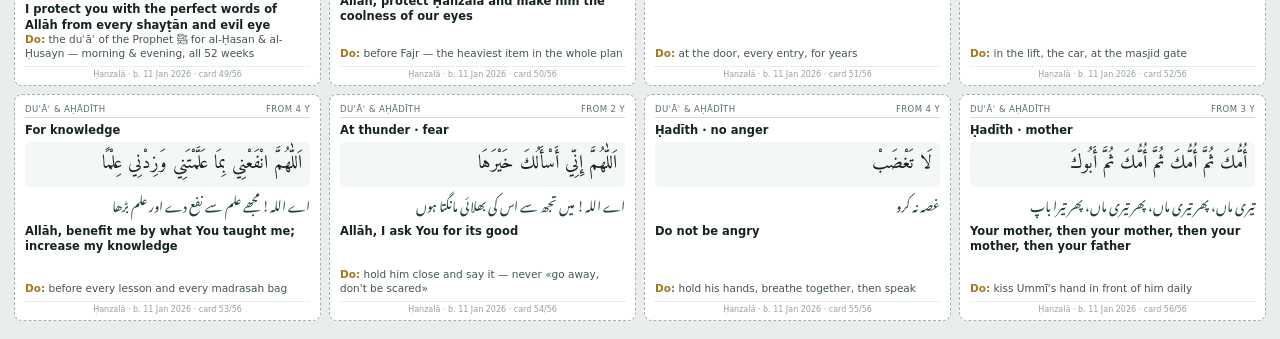
<file: printable/cards.html>
<!DOCTYPE html>
<html lang="en"><head><meta charset="utf-8">
<meta name="viewport" content="width=device-width,initial-scale=1">
<title>Ḥanzalā — Āyah &amp; Word Cards</title>
<link href="https://fonts.googleapis.com/css2?family=Amiri:wght@400;700&family=Noto+Nastaliq+Urdu&display=swap" rel="stylesheet">
<style>:root{--ink:#16241f;--line:#d3ded8;--ar:'Amiri','Noto Naskh Arabic','Scheherazade New','Traditional Arabic',serif;--ur:'Noto Nastaliq Urdu','Jameel Noori Nastaleeq','Alvi Nastaleeq',serif;--en:'Inter',system-ui,'Segoe UI',sans-serif}
@page{size:A4 landscape;margin:8mm}
*{box-sizing:border-box}html{-webkit-print-color-adjust:exact;print-color-adjust:exact}
body{margin:0;background:#e9eeeb;font-family:var(--en);color:var(--ink)}
.toolbar{position:sticky;top:0;z-index:9;background:#fff;border-bottom:2px solid #16694a;padding:9px 16px;display:flex;gap:10px;align-items:center;flex-wrap:wrap}
.toolbar h1{font-size:15px;margin:0 auto 0 0}
button{font:inherit;font-weight:700;border:0;border-radius:20px;padding:8px 14px;cursor:pointer;background:#16694a;color:#fff}
button.g{background:#fff;color:#16694a;border:1px solid #16694a}
.note{font-size:11.5px;color:#4c5f58;margin:12px 14px 0;background:#f4f8f5;border:1px solid var(--line);border-radius:6px;padding:9px 12px}
.sheet{padding:12px 14px 18px}
.grid{display:grid;grid-template-columns:repeat(4,1fr);gap:8px;margin-top:10px}
.card{background:#fff;border:1.5px dashed #9fb1a9;border-radius:8px;padding:9px 10px 6px;min-height:60mm;display:flex;flex-direction:column;page-break-inside:avoid}
.top{display:flex;justify-content:space-between;gap:6px;font-size:8.5px;text-transform:uppercase;letter-spacing:.4px;color:#5c7168;border-bottom:1px solid var(--line);padding-bottom:3px}
.ttl{font-weight:800;font-size:11.5px;margin:5px 0 3px;line-height:1.25}
.ar{font-family:var(--ar);font-size:19px;line-height:2.05;text-align:right;direction:rtl;background:#f4f8f5;border-radius:5px;padding:3px 8px;margin:2px 0 4px}
.ur{font-family:var(--ur);font-size:13px;line-height:2.35;text-align:right;direction:rtl;color:#20452f;margin:-2px 0 4px}
.en{font-size:11.5px;line-height:1.35;font-weight:600}
.act{font-size:10.5px;color:#42564e;margin-top:auto;line-height:1.32}
.act b{color:#a3781f}
.foot{font-size:8px;color:#94a49c;text-align:center;margin-top:5px;border-top:1px dotted var(--line);padding-top:3px}
@media print{
 body{background:#fff}.toolbar,.note{display:none}.sheet{padding:0}
 .grid{gap:4mm}.card{border:1px dashed #7f8f88;border-radius:0;min-height:57mm}
 .ar{background:#fff}
}
</style></head><body>
<div class="toolbar"><h1>Ḥanzalā — 56 printable cards · Āyah · Words · Duʿāʾ · Asmāʾ al-Ḥusnā</h1><button onclick="window.print()">🖨 Print / Save as PDF</button><button class="g" onclick="document.querySelector('.grid').classList.toggle('two')">6 per page (bigger)</button></div>
<div class="sheet"><p class="note"><b>Print:</b> A4 <b>landscape</b>, margins "None" → 8 cards per sheet, then cut. <b>Use:</b> 3–5 cards out at a time at his eye level; duʿāʾ cards on the fridge. <b>Do not quiz a baby</b> — hold the card up, say it aloud while doing the action, 5–10× a day, one card per week.</p><div class="grid">
  <div class="card"><div class="top"><span class="cat">Deen words</span><span class="age">from 12 m</span></div><div class="ttl">Bismillāh</div><div class="ar">بِسْمِ اللّٰهِ</div><div class="ur">بِسْمِ اللّٰہ</div><div class="en">in the name of Allāh</div><div class="act"><b>Do:</b> before food · before play · before the car</div><div class="foot">Ḥanzalā · b. 11 Jan 2026 · card 1/56</div></div>
  <div class="card"><div class="top"><span class="cat">Deen words</span><span class="age">from 18 m</span></div><div class="ttl">Alḥamdulillāh</div><div class="ar">اَلْحَمْدُ لِلّٰهِ</div><div class="ur">اَلْحَمْدُ لِلّٰہ</div><div class="en">all praise is for Allāh</div><div class="act"><b>Do:</b> after food · after a finished tower · after a sneeze</div><div class="foot">Ḥanzalā · b. 11 Jan 2026 · card 2/56</div></div>
  <div class="card"><div class="top"><span class="cat">Deen words</span><span class="age">from 15 m</span></div><div class="ttl">Allāhu akbar</div><div class="ar">اَللّٰهُ أَكْبَرُ</div><div class="ur">اَللّٰہُ اَکْبَر</div><div class="en">Allāh is greatest</div><div class="act"><b>Do:</b> at anything big: the sea, a plane, your own prayer</div><div class="foot">Ḥanzalā · b. 11 Jan 2026 · card 3/56</div></div>
  <div class="card"><div class="top"><span class="cat">Deen words</span><span class="age">from 18 m</span></div><div class="ttl">SubḥānAllāh</div><div class="ar">سُبْحَانَ اللّٰهِ</div><div class="ur">سُبْحَانَ اللّٰہ</div><div class="en">glorified is Allāh</div><div class="act"><b>Do:</b> at the sky, moon, rain, an animal, a new baby</div><div class="foot">Ḥanzalā · b. 11 Jan 2026 · card 4/56</div></div>
  <div class="card"><div class="top"><span class="cat">Deen words</span><span class="age">from 10 m</span></div><div class="ttl">Āmīn</div><div class="ar">آمِينْ</div><div class="ur">آمِین</div><div class="en">Allāh, accept it</div><div class="act"><b>Do:</b> after every duʿāʾ you say out loud</div><div class="foot">Ḥanzalā · b. 11 Jan 2026 · card 5/56</div></div>
  <div class="card"><div class="top"><span class="cat">Deen words</span><span class="age">from 7 m</span></div><div class="ttl">Allāh</div><div class="ar">اَللّٰهُ</div><div class="ur">اَللّٰہ</div><div class="en">Allāh — the One</div><div class="act"><b>Do:</b> his first dīn word: say 20× facing him, one clap each</div><div class="foot">Ḥanzalā · b. 11 Jan 2026 · card 6/56</div></div>
  <div class="card"><div class="top"><span class="cat">Deen words</span><span class="age">from 9 m</span></div><div class="ttl">Ummī · Abū</div><div class="ar">أُمِّي · أَبِي</div><div class="ur">اُمّی · ابو</div><div class="en">my mother · my father</div><div class="act"><b>Do:</b> praise each other in front of him daily</div><div class="foot">Ḥanzalā · b. 11 Jan 2026 · card 7/56</div></div>
  <div class="card"><div class="top"><span class="cat">Deen words</span><span class="age">from 11 m</span></div><div class="ttl">Namāz · ṣalāh</div><div class="ar">اَلصَّلَاةُ</div><div class="ur">نماز</div><div class="en">prayer</div><div class="act"><b>Do:</b> his own small rug beside yours</div><div class="foot">Ḥanzalā · b. 11 Jan 2026 · card 8/56</div></div>
  <div class="card"><div class="top"><span class="cat">Deen words</span><span class="age">from 11 m</span></div><div class="ttl">Sajdah</div><div class="ar">السَّجْدَةُ</div><div class="ur">سجدہ</div><div class="en">forehead down</div><div class="act"><b>Do:</b> when you go down, rest his forehead once — never force</div><div class="foot">Ḥanzalā · b. 11 Jan 2026 · card 9/56</div></div>
  <div class="card"><div class="top"><span class="cat">Deen words</span><span class="age">from 12 m</span></div><div class="ttl">Duʿāʾ</div><div class="ar">دُعَاء</div><div class="ur">دعا · दुआ</div><div class="en">asking Allāh</div><div class="act"><b>Do:</b> his little hands up, your hands over his</div><div class="foot">Ḥanzalā · b. 11 Jan 2026 · card 10/56</div></div>
  <div class="card"><div class="top"><span class="cat">Deen words</span><span class="age">from 7 m</span></div><div class="ttl">Adhān</div><div class="ar">الْأَذَانُ</div><div class="ur">اَذان</div><div class="en">the call to prayer</div><div class="act"><b>Do:</b> play it soft at Maghrib; him turning = the goal</div><div class="foot">Ḥanzalā · b. 11 Jan 2026 · card 11/56</div></div>
  <div class="card"><div class="top"><span class="cat">Deen words</span><span class="age">from 14 m</span></div><div class="ttl">Ṣadaqah</div><div class="ar">صَدَقَة</div><div class="ur">صدقہ · दान</div><div class="en">giving for Allāh</div><div class="act"><b>Do:</b> the tin box; his hand drops the coin in</div><div class="foot">Ḥanzalā · b. 11 Jan 2026 · card 12/56</div></div>
  <div class="card"><div class="top"><span class="cat">Deen words</span><span class="age">from 15 m</span></div><div class="ttl">Rozā · ṣawm</div><div class="ar">صِيَام</div><div class="ur">روزہ · रोज़ा</div><div class="en">fasting</div><div class="act"><b>Do:</b> the word now, the game-fast at 17 months</div><div class="foot">Ḥanzalā · b. 11 Jan 2026 · card 13/56</div></div>
  <div class="card"><div class="top"><span class="cat">Deen words</span><span class="age">from 14 m</span></div><div class="ttl">ʿĪd</div><div class="ar">عِيدْ</div><div class="ur">عید · ईद</div><div class="en">our day of joy — only two: Fiṭr and Aḍḥā</div><div class="act"><b>Do:</b> new clothes, ghusl, sweets to the neighbours</div><div class="foot">Ḥanzalā · b. 11 Jan 2026 · card 14/56</div></div>
  <div class="card"><div class="top"><span class="cat">Deen words</span><span class="age">from 15 m</span></div><div class="ttl">Kaʿbah</div><div class="ar">الْكَعْبَة</div><div class="ur">کعبہ</div><div class="en">Allāh's house, in Makkah</div><div class="act"><b>Do:</b> blocks/sand model; walk round it 3× saying labbayk</div><div class="foot">Ḥanzalā · b. 11 Jan 2026 · card 15/56</div></div>
  <div class="card"><div class="top"><span class="cat">Deen words</span><span class="age">from 18 m</span></div><div class="ttl">Qurʾān</div><div class="ar">اَلْقُرْآن</div><div class="ur">قرآن</div><div class="en">the words of Allāh</div><div class="act"><b>Do:</b> mushaf on a high shelf; it never goes on the floor</div><div class="foot">Ḥanzalā · b. 11 Jan 2026 · card 16/56</div></div>
  <div class="card"><div class="top"><span class="cat">Deen words</span><span class="age">from 16 m</span></div><div class="ttl">Jumuʿah</div><div class="ar">الْجُمُعَة</div><div class="ur">جمعہ</div><div class="en">Friday — our weekly ʿīd</div><div class="act"><b>Do:</b> thobe + masjid + nails/hair not cut before you return</div><div class="foot">Ḥanzalā · b. 11 Jan 2026 · card 17/56</div></div>
  <div class="card"><div class="top"><span class="cat">Deen words</span><span class="age">from 2 y</span></div><div class="ttl">Ḥalāl · ḥarām</div><div class="ar">حَلَال · حَرَام</div><div class="ur">حلال · حرام</div><div class="en">allowed · not allowed</div><div class="act"><b>Do:</b> say it about food first, and calmly</div><div class="foot">Ḥanzalā · b. 11 Jan 2026 · card 18/56</div></div>
  <div class="card"><div class="top"><span class="cat">Āyah & sūrah</span><span class="age">from 7 m</span></div><div class="ttl">Sūrah al-ʿAlaq 1–2 (iqraʾ)</div><div class="ar">اِقْرَأْ بِاسْمِ رَبِّكَ الَّذِي خَلَقَ ۝ خَلَقَ الْاِنْسَانَ مِنْ عَلَقٍ</div><div class="ur">پڑھو اپنے رب کے نام سے جس نے پیدا کیا</div><div class="en">Read! In the name of your Lord who created</div><div class="act"><b>Do:</b> start of every lesson; the first revealed word was READ</div><div class="foot">Ḥanzalā · b. 11 Jan 2026 · card 19/56</div></div>
  <div class="card"><div class="top"><span class="cat">Āyah & sūrah</span><span class="age">from 12 m</span></div><div class="ttl">Sūrah al-Fātiḥah 1–2</div><div class="ar">اَلْحَمْدُ لِلّٰهِ رَبِّ الْعَالَمِينَ ۝ الرَّحْمٰنِ الرَّحِيمِ</div><div class="ur">سب تعریف اللہ کے لیے جو سب کا رب ہے</div><div class="en">All praise is for Allāh, Lord of all the worlds, the Most Gracious, the Most Merciful</div><div class="act"><b>Do:</b> the sūrah he will say in every rakʿah of his life</div><div class="foot">Ḥanzalā · b. 11 Jan 2026 · card 20/56</div></div>
  <div class="card"><div class="top"><span class="cat">Āyah & sūrah</span><span class="age">from 9 m</span></div><div class="ttl">Sūrah al-Ikhlāṣ</div><div class="ar">قُلْ هُوَ اللّٰهُ اَحَدٌ ۝ اَللّٰهُ الصَّمَدُ ۝ لَمْ يَلِدْ وَلَمْ يُولَدْ ۝ وَلَمْ يَكُنْ لَّهُ كُفُوًا اَحَدٌ</div><div class="ur">کہو: وہ اللہ ایک ہے، بے نیاز</div><div class="en">Say: He is Allāh, One; He neither begets nor is born</div><div class="act"><b>Do:</b> tawḥīd card — tape on his wall, no pictures with it</div><div class="foot">Ḥanzalā · b. 11 Jan 2026 · card 21/56</div></div>
  <div class="card"><div class="top"><span class="cat">Āyah & sūrah</span><span class="age">from 7 m</span></div><div class="ttl">Sūrah al-Falaq</div><div class="ar">قُلْ اَعُوذُ بِرَبِّ الْفَلَقِ</div><div class="ur">کہو: میں پناہ لیتا ہوں صبح کے رب کی</div><div class="en">Say: I seek refuge with the Lord of the daybreak</div><div class="act"><b>Do:</b> recite over him at sleep, then blow lightly in his hands</div><div class="foot">Ḥanzalā · b. 11 Jan 2026 · card 22/56</div></div>
  <div class="card"><div class="top"><span class="cat">Āyah & sūrah</span><span class="age">from 7 m</span></div><div class="ttl">Sūrah an-Nās</div><div class="ar">قُلْ اَعُوذُ بِرَبِّ النَّاسِ</div><div class="ur">کہو: میں پناہ لیتا ہوں لوگوں کے رب کی</div><div class="en">Say: I seek refuge with the Lord of mankind</div><div class="act"><b>Do:</b> al-Falaq + an-Nās + al-Ikhlāṣ = the 3 Qul, every night</div><div class="foot">Ḥanzalā · b. 11 Jan 2026 · card 23/56</div></div>
  <div class="card"><div class="top"><span class="cat">Āyah & sūrah</span><span class="age">from 12 m</span></div><div class="ttl">Sūrah al-Kawthar</div><div class="ar">اِنَّآ اَعْطَيْنٰكَ الْكَوْثَرَ ۝ فَصَلِّ لِرَبِّكَ وَانْحَرْ</div><div class="ur">بے شک ہم نے تمہیں کوثر دی</div><div class="en">Truly We gave you al-Kawthar; so pray to your Lord and sacrifice</div><div class="act"><b>Do:</b> gratitude + the anchor sūrah of ʿĪd al-Aḍḥā</div><div class="foot">Ḥanzalā · b. 11 Jan 2026 · card 24/56</div></div>
  <div class="card"><div class="top"><span class="cat">Āyah & sūrah</span><span class="age">from 18 m</span></div><div class="ttl">Sūrah al-ʿAṣr</div><div class="ar">وَالْعَصْرِ ۝ اِنَّ الْاِنْسَانَ لَفِي خُسْرٍ ۝ اِلَّا الَّذِيْنَ اٰمَنُوا وَعَمِلُوا الصَّالِحَاتِ</div><div class="ur">زمانے کی قسم، انسان خسارے میں ہے</div><div class="en">By time: mankind is in loss, except those who believe and do good</div><div class="act"><b>Do:</b> the whole dīn in three lines; say it when leaving the house</div><div class="foot">Ḥanzalā · b. 11 Jan 2026 · card 25/56</div></div>
  <div class="card"><div class="top"><span class="cat">Āyah & sūrah</span><span class="age">from 2 y</span></div><div class="ttl">Sūrah an-Naṣr</div><div class="ar">اِذَا جَاءَ نَصْرُ اللّٰهِ وَالْفَتْحُ</div><div class="ur">جب اللہ کی مدد اور فتح آئے</div><div class="en">When the help of Allāh comes and victory — glorify and seek forgiveness</div><div class="act"><b>Do:</b> when he wins a game: alḥamdulillāh, not pride</div><div class="foot">Ḥanzalā · b. 11 Jan 2026 · card 26/56</div></div>
  <div class="card"><div class="top"><span class="cat">Āyah & sūrah</span><span class="age">from 2 y</span></div><div class="ttl">Sūrah al-Māʿūn</div><div class="ar">اَرَئَيْتَ الَّذِيْ يُكَذِّبُ بِالدِّيْنِ ۝ فَذٰلِكَ الَّذِيْ يَدُعُّ الْيَتِيمَ</div><div class="ur">کیا تم نے اسے دیکھا جو بدلے کو جھٹلاتا ہے</div><div class="en">See the one who denies the Reward — he repels the orphan</div><div class="act"><b>Do:</b> the sūrah behind the ṣadaqah tin</div><div class="foot">Ḥanzalā · b. 11 Jan 2026 · card 27/56</div></div>
  <div class="card"><div class="top"><span class="cat">Āyah & sūrah</span><span class="age">from 2 y</span></div><div class="ttl">Sūrah aḍ-Ḍuḥā</div><div class="ar">وَالضُّحَىٰ ۝ وَمَا وَدَّعَكَ رَبُّكَ وَمَا قَلَىٰ</div><div class="ur">نہ تمہارے رب نے تمہیں چھوڑا اور نہ ناراض ہوا</div><div class="en">Your Lord has not forsaken you, nor is He angry</div><div class="act"><b>Do:</b> say this to him whenever he is sad — for his whole life</div><div class="foot">Ḥanzalā · b. 11 Jan 2026 · card 28/56</div></div>
  <div class="card"><div class="top"><span class="cat">Āyah & sūrah</span><span class="age">from 2 y</span></div><div class="ttl">Sūrah ash-Sharḥ</div><div class="ar">فَاِنَّ مَعَ الْعُسْرِ يُسْرًا ۝ اِنَّ مَعَ الْعُسْرِ يُسْرًا</div><div class="ur">بے شک تنگی کے ساتھ آسانی ہے</div><div class="en">With every hardship comes ease — ease comes with it</div><div class="act"><b>Do:</b> our family sentence in every difficulty, said twice</div><div class="foot">Ḥanzalā · b. 11 Jan 2026 · card 29/56</div></div>
  <div class="card"><div class="top"><span class="cat">Āyah & sūrah</span><span class="age">from 2 y</span></div><div class="ttl">Sūrah al-Fīl</div><div class="ar">اَلَمْ تَرَ كَيْفَ فَعَلَ رَبُّكَ بِاَصْحَابِ الْفِيْلِ</div><div class="ur">کیا تم نے نہیں دیکھا کہ رب نے فوج والوں کے ساتھ کیا کیا</div><div class="en">Did you not see what your Lord did to the people of the elephant</div><div class="act"><b>Do:</b> the Year of the Elephant = the year of his ﷺ birth → Mawlid card</div><div class="foot">Ḥanzalā · b. 11 Jan 2026 · card 30/56</div></div>
  <div class="card"><div class="top"><span class="cat">Āyah & sūrah</span><span class="age">from 2 y</span></div><div class="ttl">Āyat al-Kursī</div><div class="ar">اَللّٰهُ لَا اِلٰهَ اِلَّا هُوَ الْحَيُّ الْقَيُّومُ</div><div class="ur">اللہ کے سوا کوئی معبود نہیں، زندہ، سب کو تھامنے والا</div><div class="en">Allāh — none has the right to be worshipped but He, the Ever-Living, the Sustainer</div><div class="act"><b>Do:</b> before sleep: the sunnah of a guarded night</div><div class="foot">Ḥanzalā · b. 11 Jan 2026 · card 31/56</div></div>
  <div class="card"><div class="top"><span class="cat">Āyah & sūrah</span><span class="age">from 9 m</span></div><div class="ttl">The kalimah of tawḥīd</div><div class="ar">لَا اِلٰهَ اِلَّا اللّٰهُ مُحَمَّدٌ رَّسُولُ اللّٰهِ</div><div class="ur">کلمہ توحید · کلمہ طیبہ</div><div class="en">There is no god but Allāh; Muḥammad is the Messenger of Allāh</div><div class="act"><b>Do:</b> 10× daily in the room; the wall card above his bed</div><div class="foot">Ḥanzalā · b. 11 Jan 2026 · card 32/56</div></div>
  <div class="card"><div class="top"><span class="cat">Āyah & sūrah</span><span class="age">from 15 m</span></div><div class="ttl">Ṣalāwat on the Prophet ﷺ</div><div class="ar">صَلَّى اللّٰهُ عَلَيْهِ وَسَلَّمَ</div><div class="ur">درود شریف</div><div class="en">May Allāh send peace upon him</div><div class="act"><b>Do:</b> say it every time his ﷺ name is mentioned — a reflex of the house</div><div class="foot">Ḥanzalā · b. 11 Jan 2026 · card 33/56</div></div>
  <div class="card"><div class="top"><span class="cat">Āyah & sūrah</span><span class="age">from 18 m</span></div><div class="ttl">Morning · evening</div><div class="ar">اَصْبَحْنَا وَاَصْبَحَ الْمُلْكُ لِلّٰهِ</div><div class="ur">ہم صبح میں ہوئے اور بادشاہی اللہ کی ہوئی</div><div class="en">We enter the morning and the dominion is Allāh's</div><div class="act"><b>Do:</b> at his wake-up and at Maghrib adhkār</div><div class="foot">Ḥanzalā · b. 11 Jan 2026 · card 34/56</div></div>
  <div class="card"><div class="top"><span class="cat">Asmāʾ al-Ḥusnā</span><span class="age">from 7 m</span></div><div class="ttl">al-Wāḥid</div><div class="ar">اَلْوَاحِدُ</div><div class="ur">ایک ہونے والا</div><div class="en">The One</div><div class="act"><b>Do:</b> one sun, one moon, one Allāh — point at the sky</div><div class="foot">Ḥanzalā · b. 11 Jan 2026 · card 35/56</div></div>
  <div class="card"><div class="top"><span class="cat">Asmāʾ al-Ḥusnā</span><span class="age">from 8 m</span></div><div class="ttl">ar-Raḥmān</div><div class="ar">اَلرَّحْمٰنُ</div><div class="ur">بڑا مہربان</div><div class="en">The Most Merciful</div><div class="act"><b>Do:</b> Ummī's lap, cold water on a hot day, the first bite</div><div class="foot">Ḥanzalā · b. 11 Jan 2026 · card 36/56</div></div>
  <div class="card"><div class="top"><span class="cat">Asmāʾ al-Ḥusnā</span><span class="age">from 9 m</span></div><div class="ttl">ar-Raḥīm</div><div class="ar">اَلرَّحِيمُ</div><div class="ur">رحم کرنے والا</div><div class="en">The Especially Merciful</div><div class="act"><b>Do:</b> how gentle he is with the doll and the cat</div><div class="foot">Ḥanzalā · b. 11 Jan 2026 · card 37/56</div></div>
  <div class="card"><div class="top"><span class="cat">Asmāʾ al-Ḥusnā</span><span class="age">from 15 m</span></div><div class="ttl">al-Khāliq</div><div class="ar">اَلْخَالِقُ</div><div class="ur">پیداکرنے والا</div><div class="en">The Creator</div><div class="act"><b>Do:</b> the seed in the cup, his own hand, the ant</div><div class="foot">Ḥanzalā · b. 11 Jan 2026 · card 38/56</div></div>
  <div class="card"><div class="top"><span class="cat">Asmāʾ al-Ḥusnā</span><span class="age">from 18 m</span></div><div class="ttl">as-Samīʿ</div><div class="ar">اَلسَّمِيعُ</div><div class="ur">سننے والا</div><div class="en">The All-Hearing</div><div class="act"><b>Do:</b> so he can whisper duʿāʾ from any room and be heard</div><div class="foot">Ḥanzalā · b. 11 Jan 2026 · card 39/56</div></div>
  <div class="card"><div class="top"><span class="cat">Asmāʾ al-Ḥusnā</span><span class="age">from 2 y</span></div><div class="ttl">al-Baṣīr</div><div class="ar">اَلْبَصِيرُ</div><div class="ur">دیکھنے والا</div><div class="en">The All-Seeing</div><div class="act"><b>Do:</b> under the chair, in the dark: He sees. Comfort, never a threat</div><div class="foot">Ḥanzalā · b. 11 Jan 2026 · card 40/56</div></div>
  <div class="card"><div class="top"><span class="cat">Asmāʾ al-Ḥusnā</span><span class="age">from 2 y</span></div><div class="ttl">ar-Razzāq</div><div class="ar">اَلرَّزَّاقُ</div><div class="ur">روزیدینے والا</div><div class="en">The Provider</div><div class="act"><b>Do:</b> the plate that arrives; the bird that leaves home hungry</div><div class="foot">Ḥanzalā · b. 11 Jan 2026 · card 41/56</div></div>
  <div class="card"><div class="top"><span class="cat">Asmāʾ al-Ḥusnā</span><span class="age">from 2 y</span></div><div class="ttl">al-Ghaffūr</div><div class="ar">اَلْغَفُورُ</div><div class="ur">بخشنے والا</div><div class="en">The Ever-Forgiving</div><div class="act"><b>Do:</b> after he breaks a cup: «Allāh is forgiving — now we clean together»</div><div class="foot">Ḥanzalā · b. 11 Jan 2026 · card 42/56</div></div>
  <div class="card"><div class="top"><span class="cat">Asmāʾ al-Ḥusnā</span><span class="age">from 12 m</span></div><div class="ttl">ash-Shakūr</div><div class="ar">اَلشَّكُورُ</div><div class="ur">شکر قبول کرنے والا</div><div class="en">The Appreciative</div><div class="act"><b>Do:</b> his tiny good deed is written down — the name for his birthday month</div><div class="foot">Ḥanzalā · b. 11 Jan 2026 · card 43/56</div></div>
  <div class="card"><div class="top"><span class="cat">Asmāʾ al-Ḥusnā</span><span class="age">from 7 m</span></div><div class="ttl">al-Ḥafīẓ</div><div class="ar">اَلْحَفِيظُ</div><div class="ur">حفاظت کرنے والا</div><div class="en">The Preserver</div><div class="act"><b>Do:</b> our duʿāʾ every evening: Allāh, protect Ḥanzalā</div><div class="foot">Ḥanzalā · b. 11 Jan 2026 · card 44/56</div></div>
  <div class="card"><div class="top"><span class="cat">Duʿāʾ & aḥādīth</span><span class="age">from 18 m</span></div><div class="ttl">Before eating</div><div class="ar">بِسْمِ اللّٰهِ</div><div class="ur">بسم اللہ</div><div class="en">In Allāh's name</div><div class="act"><b>Do:</b> if he forgets: بِسْمِ اللّٰهِ فِيْ أَوَّلِهِ وَآخِرِه</div><div class="foot">Ḥanzalā · b. 11 Jan 2026 · card 45/56</div></div>
  <div class="card"><div class="top"><span class="cat">Duʿāʾ & aḥādīth</span><span class="age">from 18 m</span></div><div class="ttl">After eating</div><div class="ar">اَلْحَمْدُ لِلّٰهِ الَّذِيْ أَطْعَمَنَا وَسَقَانَا وَجَعَلَنَا مُسْلِمِيْنَ</div><div class="ur">الحمدللہ جس نے کھلایا اور پلایا</div><div class="en">Praise to Allāh who fed us, watered us and made us muslims</div><div class="act"><b>Do:</b> you say it 300 times before he says it once</div><div class="foot">Ḥanzalā · b. 11 Jan 2026 · card 46/56</div></div>
  <div class="card"><div class="top"><span class="cat">Duʿāʾ & aḥādīth</span><span class="age">from 12 m</span></div><div class="ttl">For sleep</div><div class="ar">بِاسْمِكَ اللّٰهُمَّ أَمُوْتُ وَاَحْيَا</div><div class="ur">تیرے نام سے اے اللہ میں مرتا اور جیتا ہوں</div><div class="en">In Your name I die and I live</div><div class="act"><b>Do:</b> with the 3 Qul over him, blow lightly</div><div class="foot">Ḥanzalā · b. 11 Jan 2026 · card 47/56</div></div>
  <div class="card"><div class="top"><span class="cat">Duʿāʾ & aḥādīth</span><span class="age">from 2 y</span></div><div class="ttl">On waking</div><div class="ar">اَلْحَمْدُ لِلّٰهِ الَّذِيْ اَحْيَانَا بَعْدَ مَا اَمَاتَنَا</div><div class="ur">الحمدللہ جس نے موت کے بعد جلا یا</div><div class="en">Praise to Allāh who gave us life after death</div><div class="act"><b>Do:</b> the first sentence he hears in the morning</div><div class="foot">Ḥanzalā · b. 11 Jan 2026 · card 48/56</div></div>
  <div class="card"><div class="top"><span class="cat">Duʿāʾ & aḥādīth</span><span class="age">from 7 m · start today</span></div><div class="ttl">Protection of a child</div><div class="ar">اُعِيذُكِ اللّٰهَ الْكَبِيرِ مِنْ كُلِّ شَيْطَانٍ وَهَامَّةٍ وَمِنْ كُلِّ عَيْنٍ لَامَّةٍ</div><div class="ur">اے اللہ! اسے ہر شیطان اور بری نظر سے بچا</div><div class="en">I protect you with the perfect words of Allāh from every shayṭān and evil eye</div><div class="act"><b>Do:</b> the duʿāʾ of the Prophet ﷺ for al-Ḥasan & al-Ḥusayn — morning & evening, all 52 weeks</div><div class="foot">Ḥanzalā · b. 11 Jan 2026 · card 49/56</div></div>
  <div class="card"><div class="top"><span class="cat">Duʿāʾ & aḥādīth</span><span class="age">from now</span></div><div class="ttl">Your own duʿāʾ for him</div><div class="ar">اَللّٰهُمَّ احْفَظْ حَنْظَلَةَ وَاجْعَلْهُ قُرَّةَ عَيْنٍ لِي</div><div class="ur">اے اللہ! حنظلة کو حفاظت میں رکھ اور اسے ہماری آنکھوں کی ٹھنڈک بنا</div><div class="en">Allāh, protect Ḥanzalā and make him the coolness of our eyes</div><div class="act"><b>Do:</b> before Fajr — the heaviest item in the whole plan</div><div class="foot">Ḥanzalā · b. 11 Jan 2026 · card 50/56</div></div>
  <div class="card"><div class="top"><span class="cat">Duʿāʾ & aḥādīth</span><span class="age">from 3 y</span></div><div class="ttl">Entering the house</div><div class="ar">بِسْمِ اللّٰهِ وَلَجْنَا وَعَلَى اللّٰهِ تَوَكَّلْنَا</div><div class="ur">بسم اللہ کے ساتھ آئے اور اللہ پر بھروسہ کیا</div><div class="en">In Allāh's name we enter, and on Allāh we rely</div><div class="act"><b>Do:</b> at the door, every entry, for years</div><div class="foot">Ḥanzalā · b. 11 Jan 2026 · card 51/56</div></div>
  <div class="card"><div class="top"><span class="cat">Duʿāʾ & aḥādīth</span><span class="age">from 3 y</span></div><div class="ttl">Leaving the house</div><div class="ar">بِسْمِ اللّٰهِ تَوَكَّلْتُ عَلَى اللّٰهِ</div><div class="ur">بسم اللہ، میں نے اللہ پر بھروسہ کیا</div><div class="en">In Allāh's name; I rely on Allāh, no power except with Allāh</div><div class="act"><b>Do:</b> in the lift, the car, at the masjid gate</div><div class="foot">Ḥanzalā · b. 11 Jan 2026 · card 52/56</div></div>
  <div class="card"><div class="top"><span class="cat">Duʿāʾ & aḥādīth</span><span class="age">from 4 y</span></div><div class="ttl">For knowledge</div><div class="ar">اَللّٰهُمَّ انْفَعْنِي بِمَا عَلَّمْتَنِي وَزِدْنِي عِلْمًا</div><div class="ur">اے اللہ! مجھے علم سے نفع دے اور علم بڑھا</div><div class="en">Allāh, benefit me by what You taught me; increase my knowledge</div><div class="act"><b>Do:</b> before every lesson and every madrasah bag</div><div class="foot">Ḥanzalā · b. 11 Jan 2026 · card 53/56</div></div>
  <div class="card"><div class="top"><span class="cat">Duʿāʾ & aḥādīth</span><span class="age">from 2 y</span></div><div class="ttl">At thunder · fear</div><div class="ar">اَللّٰهُمَّ إِنِّي أَسْأَلُكَ خَيْرَهَا</div><div class="ur">اے اللہ! میں تجھ سے اس کی بھلائی مانگتا ہوں</div><div class="en">Allāh, I ask You for its good</div><div class="act"><b>Do:</b> hold him close and say it — never «go away, don't be scared»</div><div class="foot">Ḥanzalā · b. 11 Jan 2026 · card 54/56</div></div>
  <div class="card"><div class="top"><span class="cat">Duʿāʾ & aḥādīth</span><span class="age">from 4 y</span></div><div class="ttl">Ḥadīth · no anger</div><div class="ar">لَا تَغْضَبْ</div><div class="ur">غصہ نہ کرو</div><div class="en">Do not be angry</div><div class="act"><b>Do:</b> hold his hands, breathe together, then speak</div><div class="foot">Ḥanzalā · b. 11 Jan 2026 · card 55/56</div></div>
  <div class="card"><div class="top"><span class="cat">Duʿāʾ & aḥādīth</span><span class="age">from 3 y</span></div><div class="ttl">Ḥadīth · mother</div><div class="ar">أُمُّكَ ثُمَّ أُمُّكَ ثُمَّ أُمُّكَ ثُمَّ أَبُوكَ</div><div class="ur">تیری ماں، پھر تیری ماں، پھر تیری ماں، پھر تیرا باپ</div><div class="en">Your mother, then your mother, then your mother, then your father</div><div class="act"><b>Do:</b> kiss Ummī's hand in front of him daily</div><div class="foot">Ḥanzalā · b. 11 Jan 2026 · card 56/56</div></div>
</div></div></body></html>
</file>
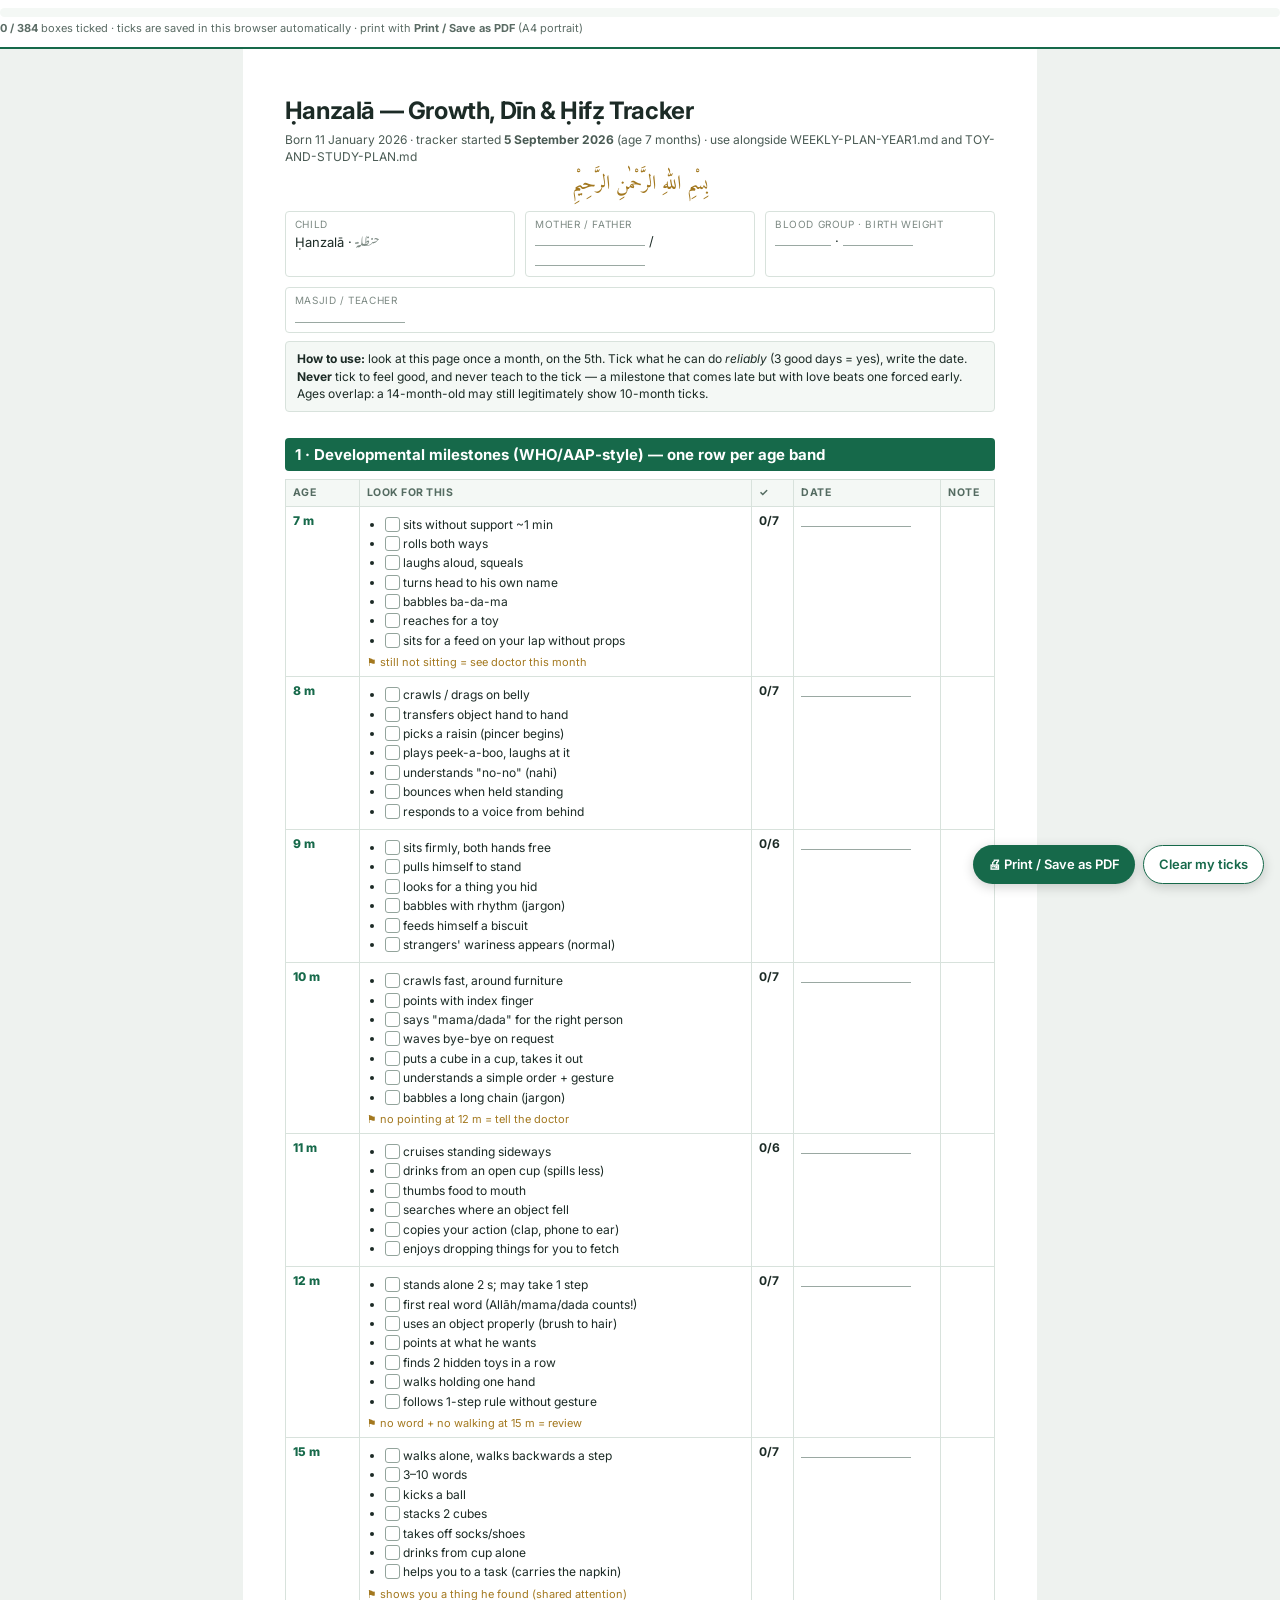
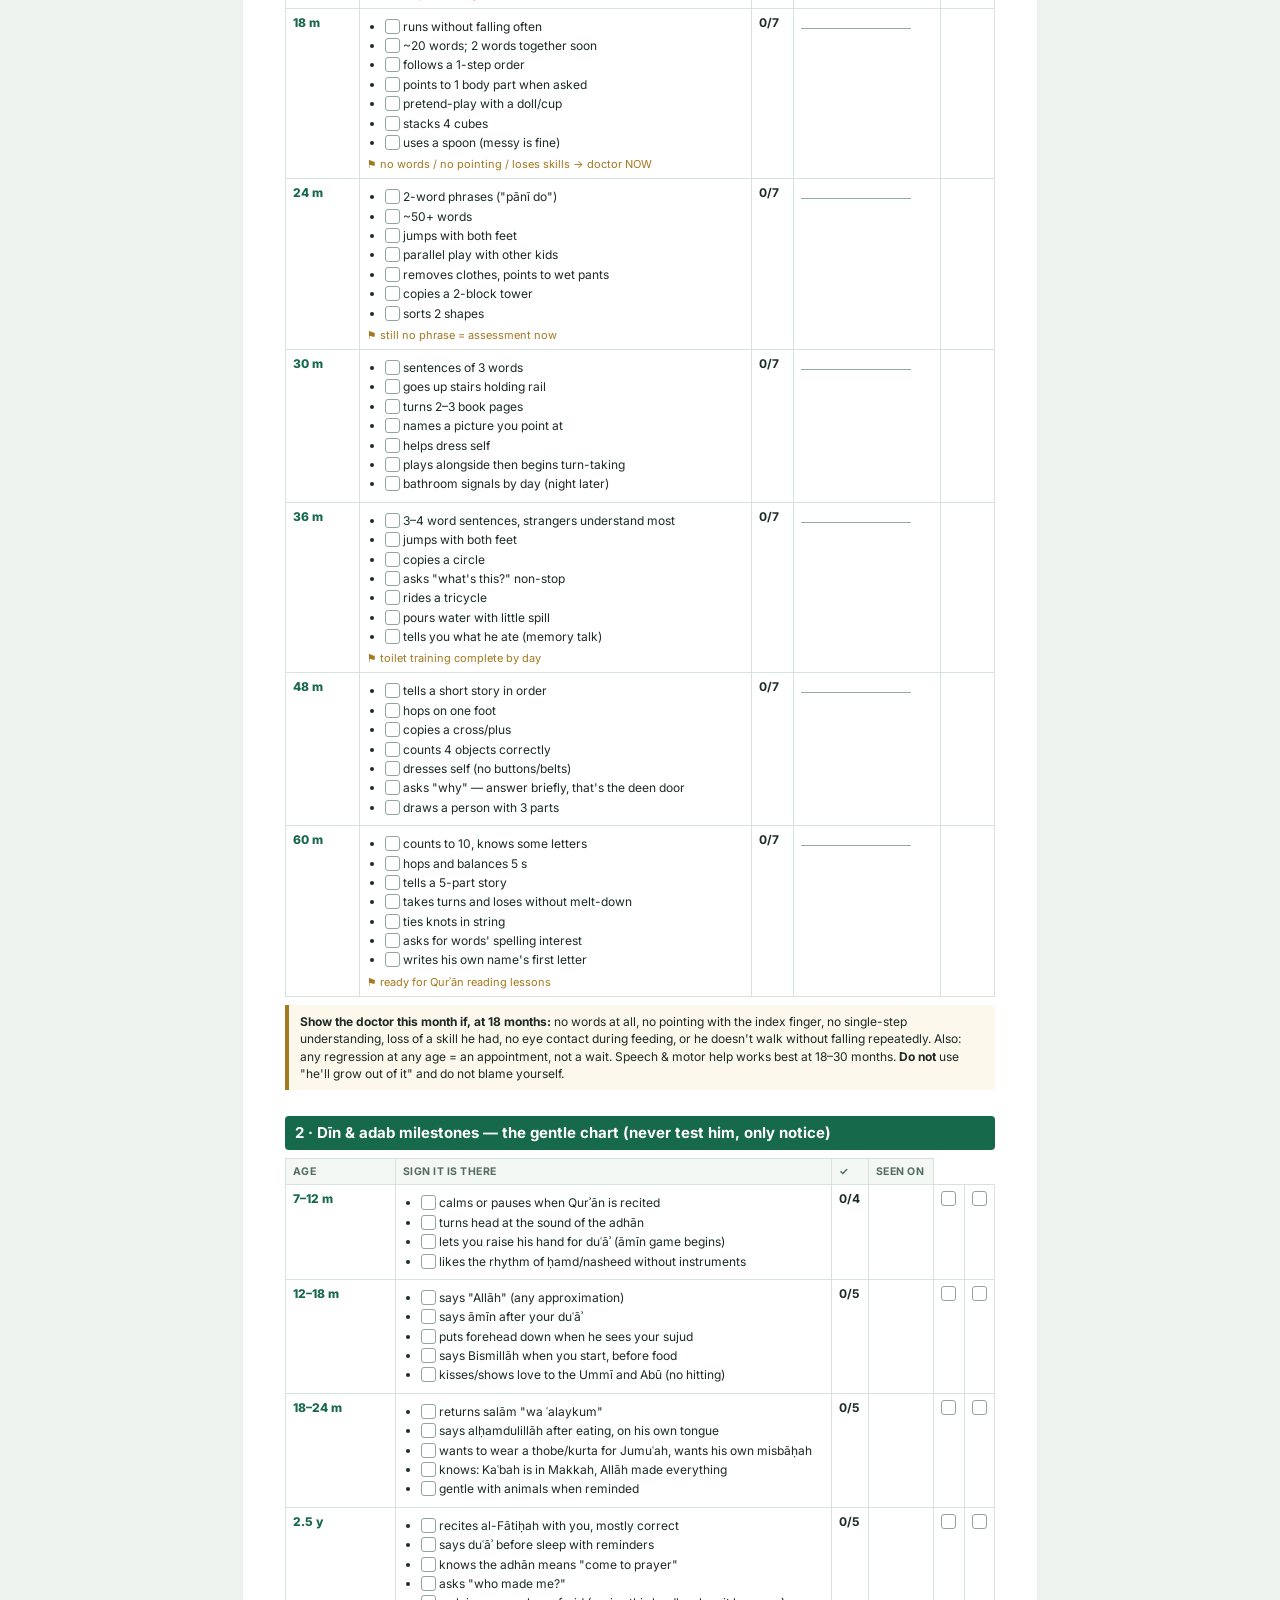
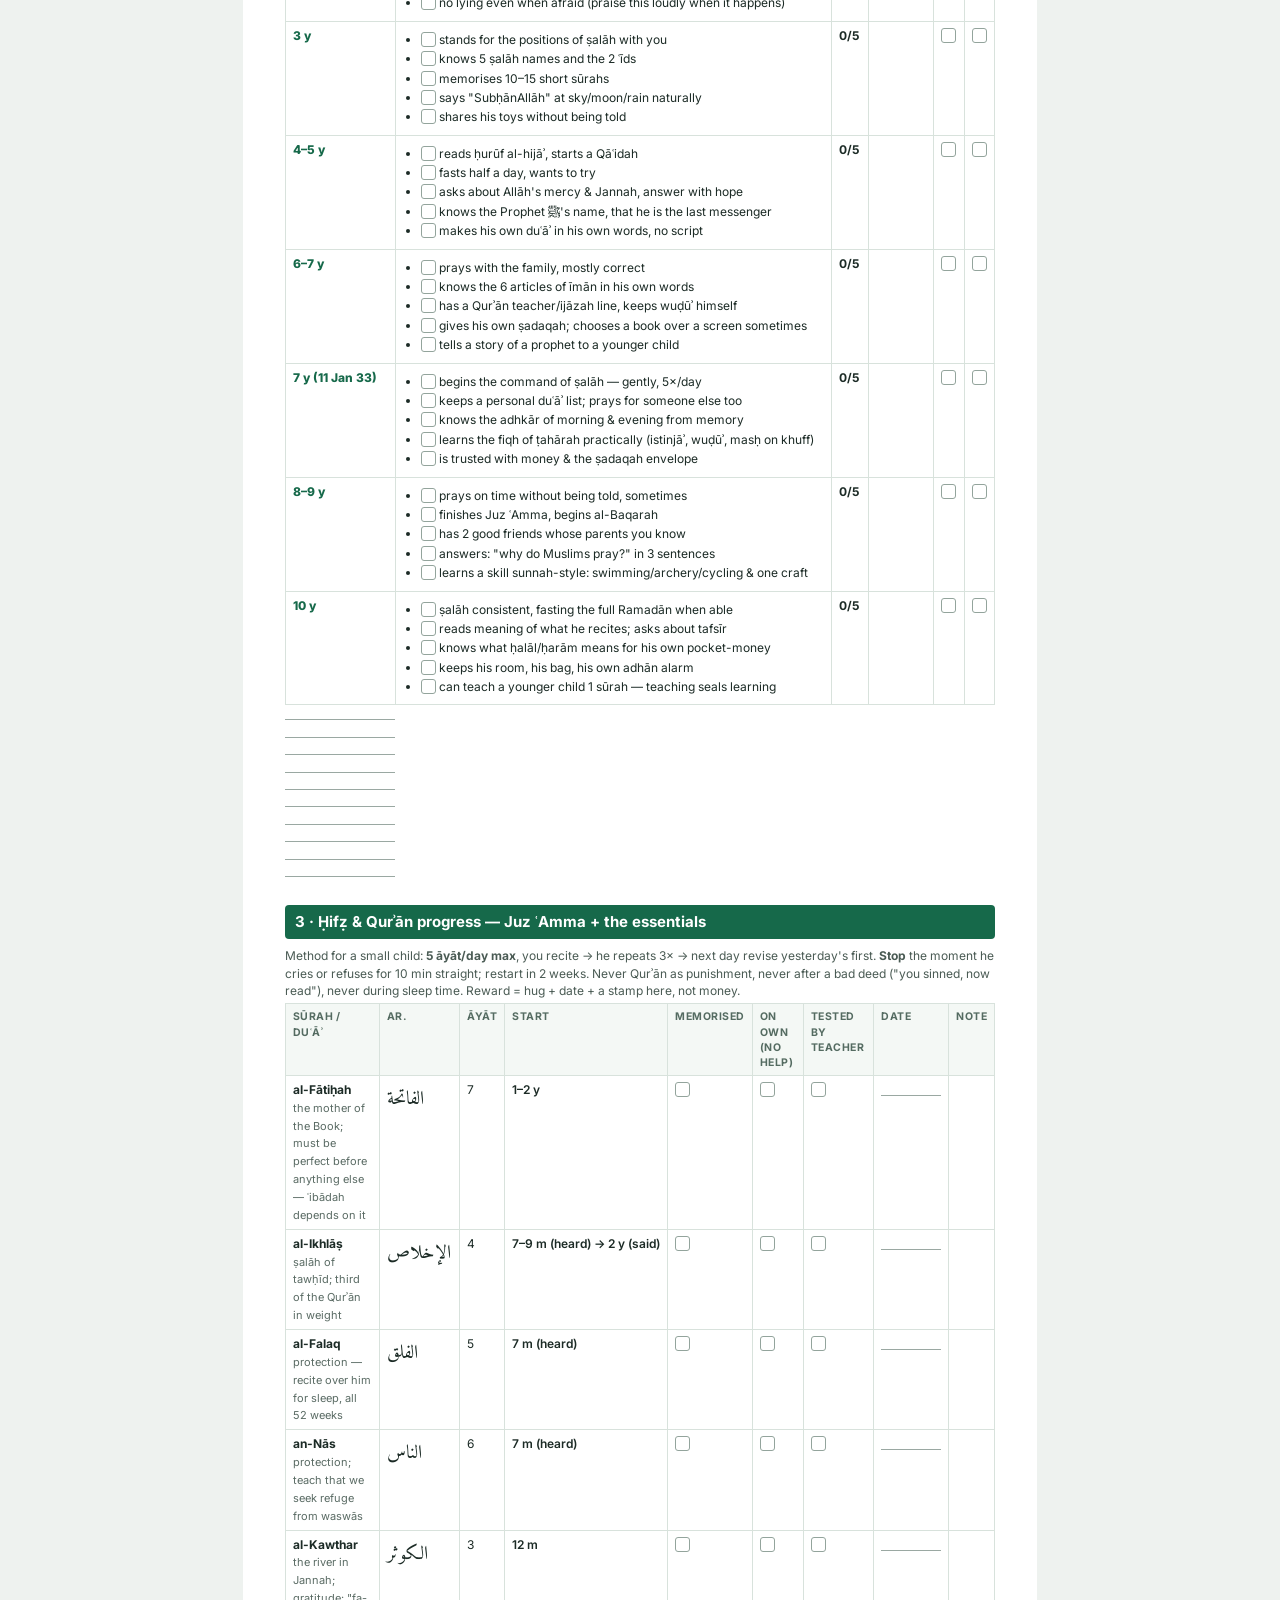
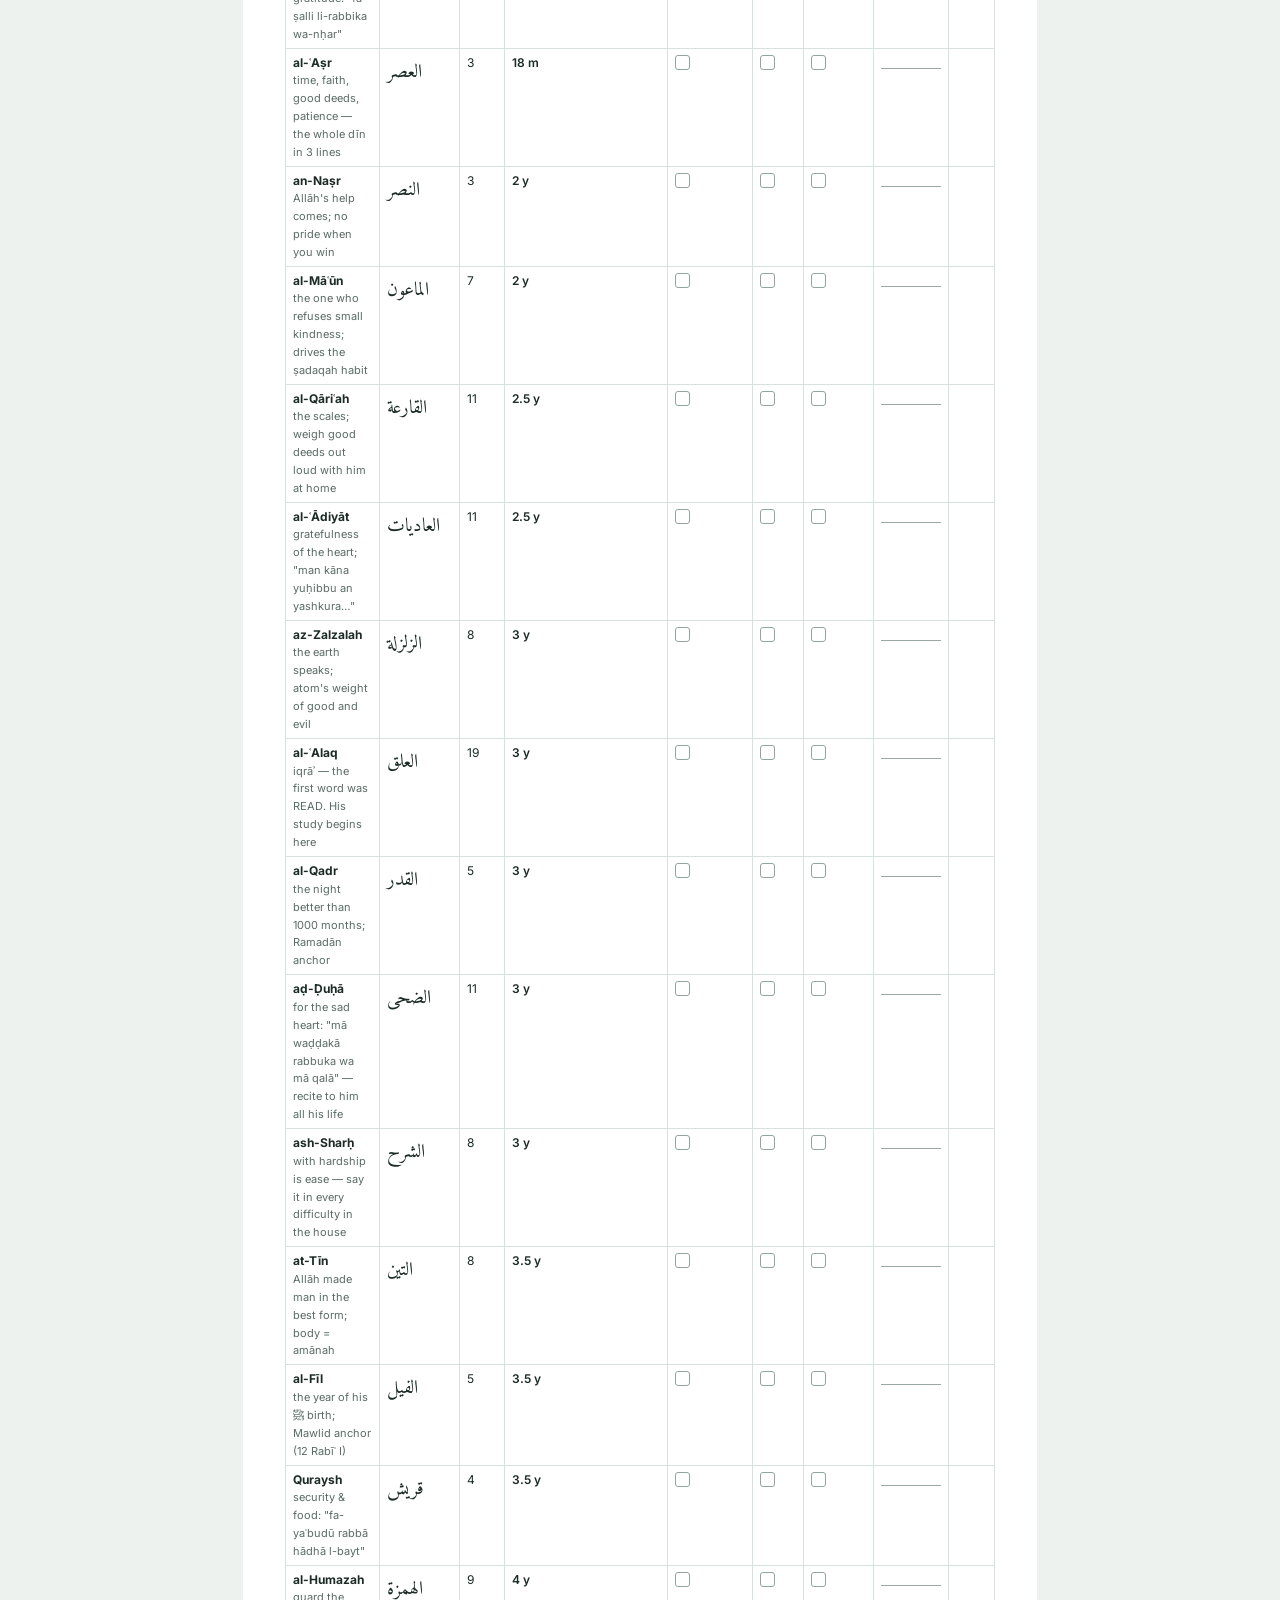
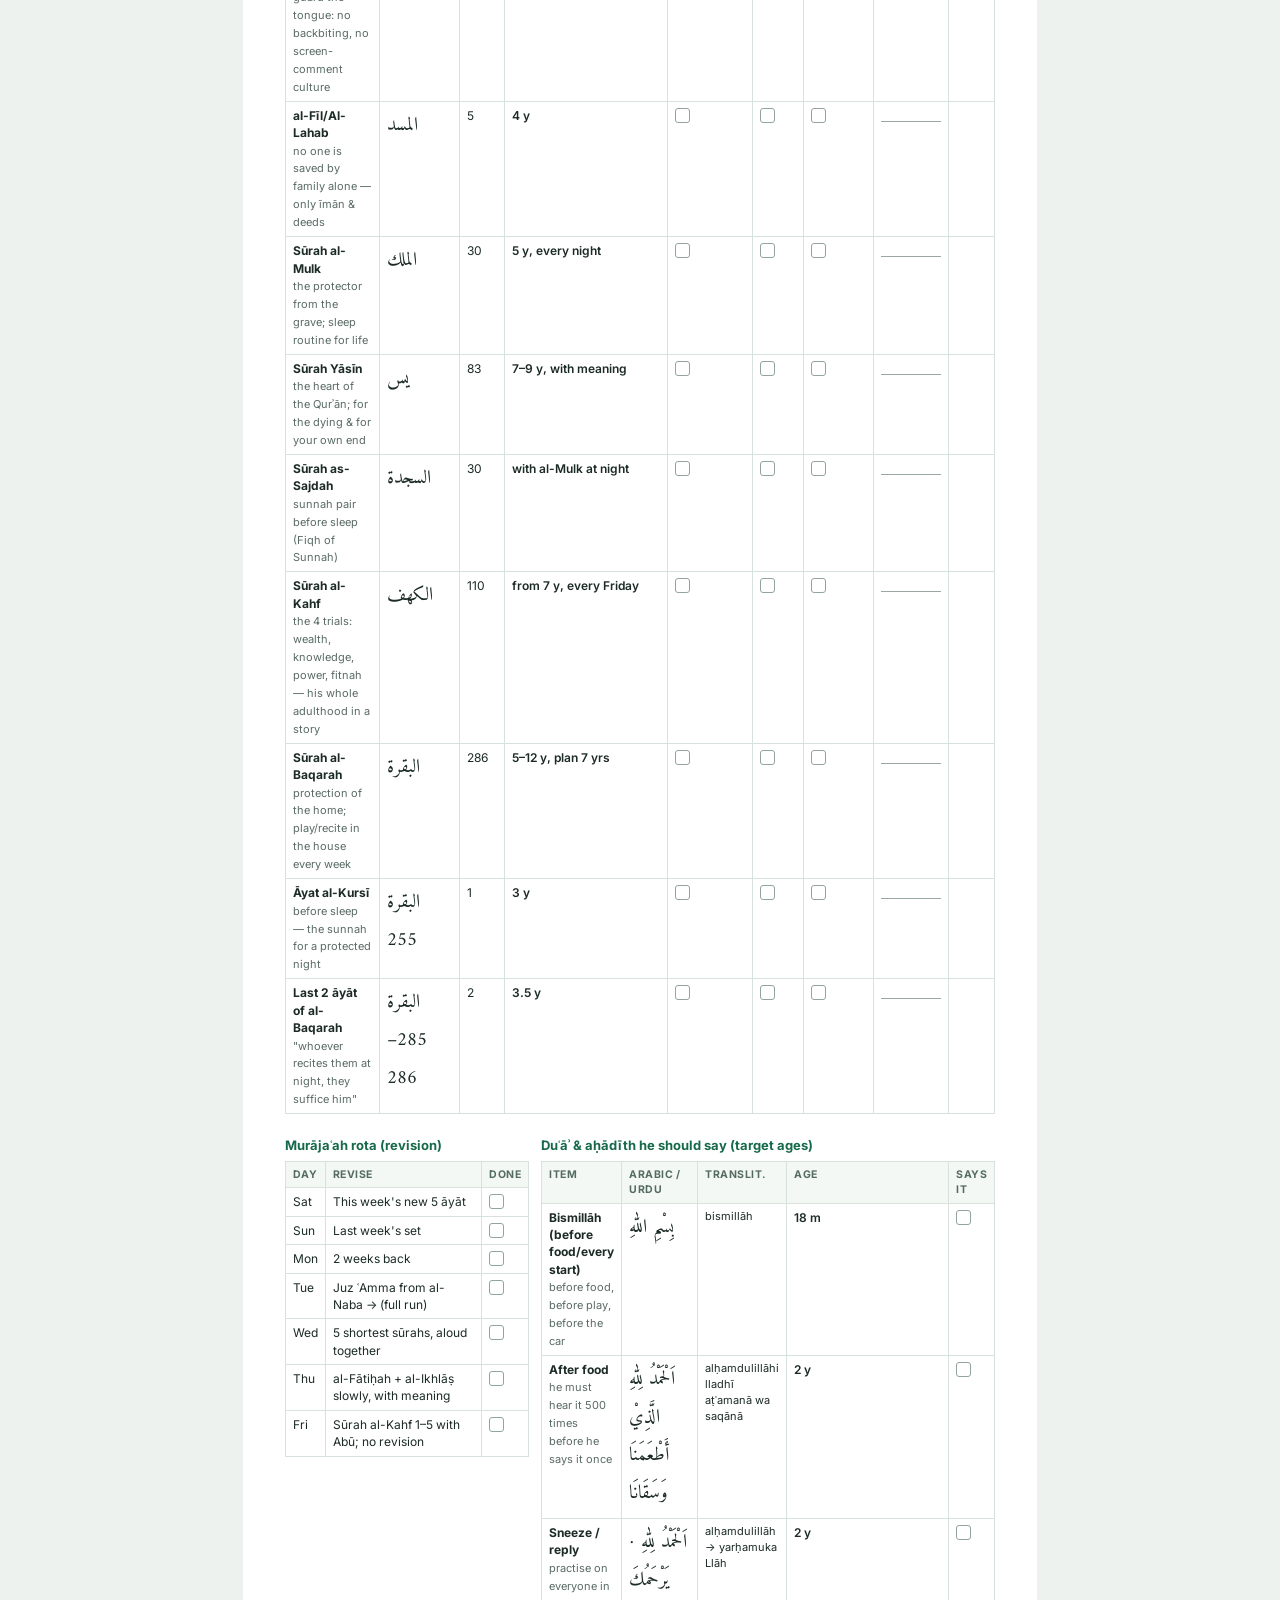
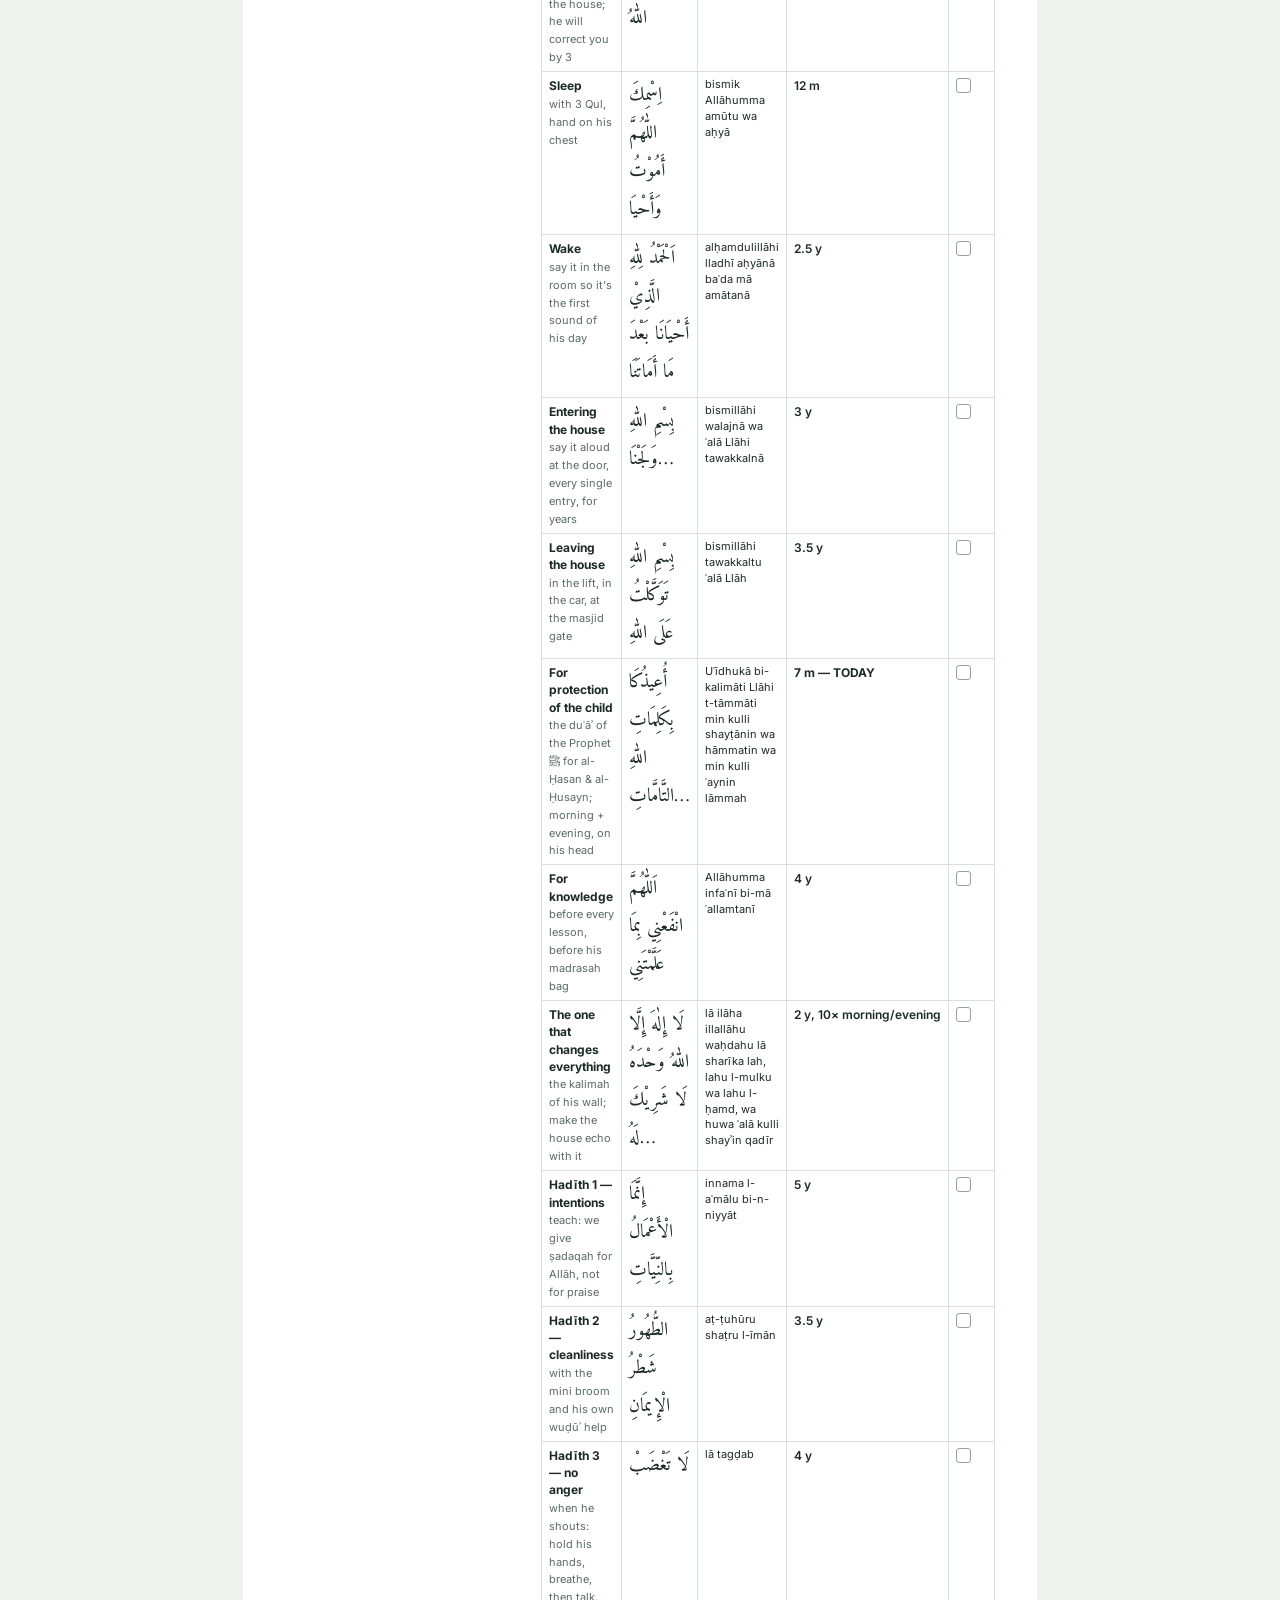
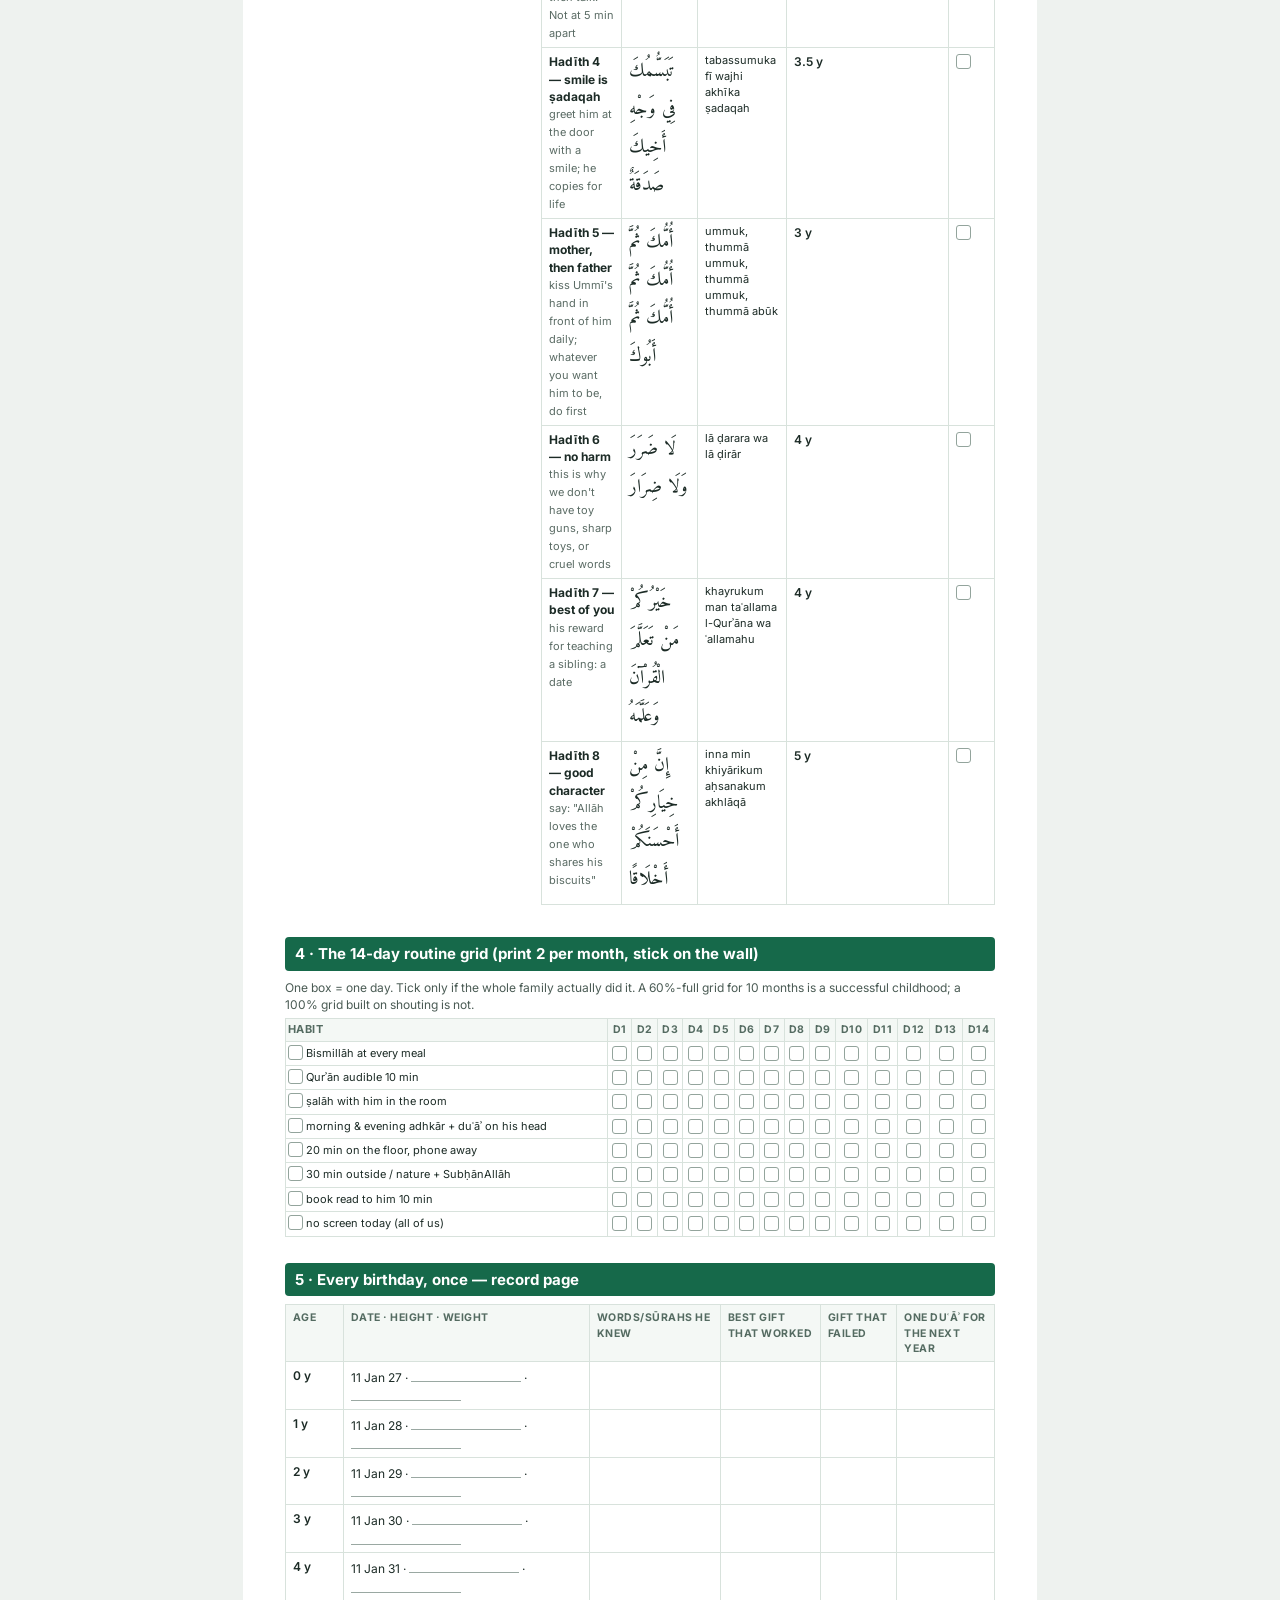
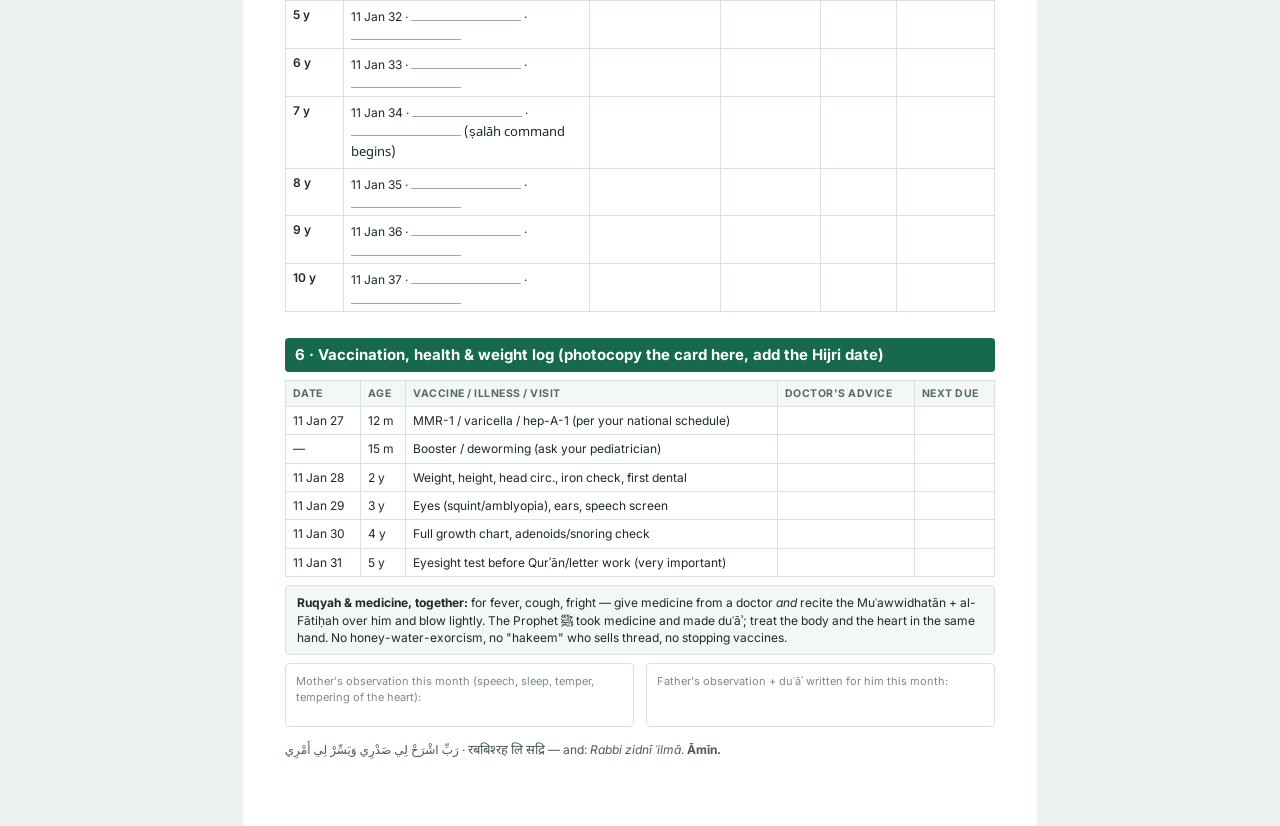
<file: printable/tracker.html>
<!DOCTYPE html>
<html lang="en">
<head>
<meta charset="utf-8">
<meta name="viewport" content="width=device-width, initial-scale=1">
<title>Ḥanzalā — Growth · Deen · Ḥifẓ Tracker (print A4)</title>
<link rel="preconnect" href="https://fonts.googleapis.com">
<link href="https://fonts.googleapis.com/css2?family=Amiri:wght@400;700&family=Noto+Nastaliq+Urdu&family=Noto+Sans+Devanagari:wght@400;600&family=Noto+Naskh+Arabic:wght@400;600&family=Inter:wght@400;600;800&display=swap" rel="stylesheet">
<style>
  :root{
    --ink:#1c2b26; --line:#d8e2dc; --soft:#f4f8f5; --accent:#16694a; --gold:#a3781f;
    --ar:'Amiri','Noto Naskh Arabic','Scheherazade New',serif;
    --ur:'Noto Nastaliq Urdu','Jameel Noori Nastaleeq','Nafees Nastaleeq',serif;
    --hi:'Noto Sans Devanagari','Nirmala UI',sans-serif;
    --en:'Inter',system-ui,'Segoe UI',sans-serif;
  }
  @page{ size:A4 portrait; margin:11mm; }
  *{box-sizing:border-box}
  html{-webkit-print-color-adjust:exact; print-color-adjust:exact}
  body{margin:0; font-family:var(--en); color:var(--ink); background:#eef2ef; line-height:1.45; font-size:13px}
  .sheet{max-width:210mm; margin:0 auto; background:#fff; padding:12mm 11mm 16mm}
  h1{font-size:24px; margin:0 0 2px; letter-spacing:-.4px}
  h2{font-size:15px; margin:26px 0 8px; padding:6px 10px; background:var(--accent); color:#fff; border-radius:4px; page-break-after:avoid}
  h3{font-size:13px; margin:16px 0 6px; color:var(--accent); page-break-after:avoid}
  .sub{color:#4a5b54; margin:0 0 4px; font-size:12px}
  .bism{font-family:var(--ar); font-size:20px; text-align:center; color:var(--gold); margin:2px 0 12px}
  .meta{display:flex; gap:10px; flex-wrap:wrap; margin:10px 0 0}
  .meta div{border:1px solid var(--line); border-radius:4px; padding:5px 9px; min-width:200px; flex:1}
  .meta span{display:block; font-size:10px; text-transform:uppercase; letter-spacing:.6px; color:#7d8a84}
  .fill{display:inline-block; border-bottom:1px solid #9aa8a2; min-width:110px; height:15px}
  table{width:100%; border-collapse:collapse; margin:4px 0 6px; font-size:12px}
  th,td{border:1px solid var(--line); padding:5px 7px; vertical-align:top; text-align:left}
  th{background:var(--soft); font-size:10.5px; text-transform:uppercase; letter-spacing:.5px; color:#546b61}
  td.age{white-space:nowrap; font-weight:800; color:var(--accent); width:74px}
  td.yr{white-space:nowrap; font-weight:600; width:58px}
  tr{page-break-inside:avoid}
  .ar{font-family:var(--ar); font-size:19px; line-height:2}
  .ur{font-family:var(--ur); font-size:15px; line-height:2.3}
  .hi{font-family:var(--hi); font-size:13px}
  .box{width:15px; height:15px; border:1.6px solid #93a49c; border-radius:3px; display:inline-block; vertical-align:-3px; cursor:pointer; background:#fff}
  .box.on{background:var(--accent); border-color:var(--accent); position:relative}
  .box.on::after{content:"✓"; color:#fff; font-size:11px; font-weight:800; position:absolute; inset:0; text-align:center; line-height:13px}
  .cell{white-space:nowrap}
  .prog{position:sticky; top:0; z-index:9; background:#fff; border-bottom:2px solid var(--accent); padding:8px 0 10px}
  .bar{height:9px; background:var(--soft); border-radius:9px; overflow:hidden}
  .bar i{display:block; height:100%; background:linear-gradient(90deg,var(--accent),#2fa06f); width:0%}
  .barlab{font-size:11px; color:#5a6b64; margin-top:4px}
  .warn{border-left:4px solid var(--gold); background:#fdf8ec; padding:8px 11px; margin:8px 0; font-size:12px; border-radius:0 4px 4px 0}
  .note{background:var(--soft); border:1px solid var(--line); border-radius:4px; padding:8px 11px; font-size:12px; margin:8px 0}
  .duain{background:#fff; border:1px solid var(--line); border-radius:4px; padding:9px 11px; margin:6px 0}
  .duain b{display:block; font-size:12px}
  .row{display:flex; gap:12px; flex-wrap:wrap}
  .row>div{flex:1 1 240px}
  ul{margin:4px 0 4px 18px; padding:0}
  li{margin:2px 0}
  .no-print{position:fixed; right:16px; bottom:16px; display:flex; gap:8px; z-index:50}
  button{font:inherit; font-weight:600; background:var(--accent); color:#fff; border:0; border-radius:20px; padding:9px 15px; cursor:pointer; box-shadow:0 3px 12px rgba(0,0,0,.18)}
  button.ghost{background:#fff; color:var(--accent); border:1px solid var(--accent)}
  .grid td,.grid th{text-align:center; padding:3px 2px}
  .grid th:first-child,.grid td:first-child{text-align:left; font-size:11px}
  .sign{border:1px solid var(--line); border-radius:4px; padding:10px; min-height:64px; font-size:11px; color:#7d8a84}
  @media print{
    body{background:#fff; font-size:11px}
    .sheet{max-width:none; padding:0}
    .no-print{display:none!important}
    .prog{position:static}
    h2{background:#fff; color:var(--accent); border:1px solid var(--accent); border-radius:0; padding:4px 8px; -webkit-print-color-adjust:exact}
    th{background:#fff}
    .warn,.note{background:#fff}
    .box{border-color:#333}
    .box.on{background:#1c2b26; border-color:#1c2b26}
  }
</style>
</head>
<body>
<div class="prog">
  <div class="bar"><i id="fill"></i></div>
  <div class="barlab"><b id="pctxt">0 / 0</b> boxes ticked · ticks are saved in this browser automatically · print with <b>Print / Save as PDF</b> (A4 portrait)</div>
</div>

<div class="sheet">
  <h1>Ḥanzalā — Growth, Dīn &amp; Ḥifẓ Tracker</h1>
  <p class="sub">Born 11 January 2026 · tracker started <b>5 September 2026</b> (age 7 months) · use alongside <span style="font-family:var(--en)">WEEKLY-PLAN-YEAR1.md</span> and <span style="font-family:var(--en)">TOY-AND-STUDY-PLAN.md</span></p>
  <div class="bism">بِسْمِ اللّٰهِ الرَّحْمٰنِ الرَّحِيْمِ</div>
  <div class="meta">
    <div><span>Child</span> Ḥanzalā · <span style="display:inline;font-size:12px;font-family:var(--ur)">حنظلة</span></div>
    <div><span>Mother / Father</span><i class="fill"></i> / <i class="fill"></i></div>
    <div><span>Blood group · birth weight</span><i class="fill" style="min-width:56px"></i> · <i class="fill" style="min-width:70px"></i></div>
    <div><span>Masjid / teacher</span><i class="fill"></i></div>
  </div>
  <div class="note"><b>How to use:</b> look at this page once a month, on the 5th. Tick what he can do <i>reliably</i> (3 good days = yes), write the date. <b>Never</b> tick to feel good, and never teach to the tick — a milestone that comes late but with love beats one forced early. Ages overlap: a 14-month-old may still legitimately show 10-month ticks.</div>

  <h2>1 · Developmental milestones (WHO/AAP-style) — one row per age band</h2>
  <table id="milestones"></table>
  <div class="warn"><b>Show the doctor this month if, at 18 months:</b> no words at all, no pointing with the index finger, no single-step understanding, loss of a skill he had, no eye contact during feeding, or he doesn't walk without falling repeatedly. Also: any regression at any age = an appointment, not a wait. Speech &amp; motor help works best at 18–30 months. <b>Do not</b> use "he'll grow out of it" and do not blame yourself.</div>

  <h2>2 · Dīn &amp; adab milestones — the gentle chart (never test him, only notice)</h2>
  <table id="deen"></table>

  <h2>3 · Ḥifẓ &amp; Qurʾān progress — Juz ʿAmma + the essentials</h2>
  <p class="sub">Method for a small child: <b>5 āyāt/day max</b>, you recite → he repeats 3× → next day revise yesterday's first. <b>Stop</b> the moment he cries or refuses for 10 min straight; restart in 2 weeks. Never Qurʾān as punishment, never after a bad deed ("you sinned, now read"), never during sleep time. Reward = hug + date + a stamp here, not money.</p>
  <table id="hifz"></table>
  <div class="row">
    <div><h3>Murājaʿah rota (revision)</h3>
      <table><tr><th>Day</th><th>Revise</th><th>Done</th></tr>
      <tr><td>Sat</td><td>This week's new 5 āyāt</td><td class="cell"><span class="box" data-k="rev1"></span></td></tr>
      <tr><td>Sun</td><td>Last week's set</td><td class="cell"><span class="box" data-k="rev2"></span></td></tr>
      <tr><td>Mon</td><td>2 weeks back</td><td class="cell"><span class="box" data-k="rev3"></span></td></tr>
      <tr><td>Tue</td><td>Juz ʿAmma from al-Naba → (full run)</td><td class="cell"><span class="box" data-k="rev4"></span></td></tr>
      <tr><td>Wed</td><td>5 shortest sūrahs, aloud together</td><td class="cell"><span class="box" data-k="rev5"></span></td></tr>
      <tr><td>Thu</td><td>al-Fātiḥah + al-Ikhlāṣ slowly, with meaning</td><td class="cell"><span class="box" data-k="rev6"></span></td></tr>
      <tr><td>Fri</td><td>Sūrah al-Kahf 1–5 with Abū; no revision</td><td class="cell"><span class="box" data-k="rev7"></span></td></tr>
      </table></div>
    <div><h3>Duʿāʾ &amp; aḥādīth he should say (target ages)</h3>
      <table id="duain"></table></div>
  </div>

  <h2>4 · The 14-day routine grid (print 2 per month, stick on the wall)</h2>
  <p class="sub">One box = one day. Tick only if the whole family actually did it. A 60%-full grid for 10 months is a successful childhood; a 100% grid built on shouting is not.</p>
  <table class="grid" id="routine"></table>

  <h2>5 · Every birthday, once — record page</h2>
  <table>
    <tr><th>Age</th><th>Date · height · weight</th><th>Words/sūrahs he knew</th><th>Best gift that worked</th><th>Gift that failed</th><th>One duʿāʾ for the next year</th></tr>
    <tr><td class="yr">0 y</td><td>11 Jan 27 · <i class="fill"></i> · <span class="fill" contenteditable="true">&nbsp;</span></td><td contenteditable="true"></td><td contenteditable="true"></td><td contenteditable="true"></td><td contenteditable="true"></td></tr>
    <tr><td class="yr">1 y</td><td>11 Jan 28 · <i class="fill"></i> · <span class="fill" contenteditable="true">&nbsp;</span></td><td contenteditable="true"></td><td contenteditable="true"></td><td contenteditable="true"></td><td contenteditable="true"></td></tr>
    <tr><td class="yr">2 y</td><td>11 Jan 29 · <i class="fill"></i> · <span class="fill" contenteditable="true">&nbsp;</span></td><td contenteditable="true"></td><td contenteditable="true"></td><td contenteditable="true"></td><td contenteditable="true"></td></tr>
    <tr><td class="yr">3 y</td><td>11 Jan 30 · <i class="fill"></i> · <span class="fill" contenteditable="true">&nbsp;</span></td><td contenteditable="true"></td><td contenteditable="true"></td><td contenteditable="true"></td><td contenteditable="true"></td></tr>
    <tr><td class="yr">4 y</td><td>11 Jan 31 · <i class="fill"></i> · <span class="fill" contenteditable="true">&nbsp;</span></td><td contenteditable="true"></td><td contenteditable="true"></td><td contenteditable="true"></td><td contenteditable="true"></td></tr>
    <tr><td class="yr">5 y</td><td>11 Jan 32 · <i class="fill"></i> · <span class="fill" contenteditable="true">&nbsp;</span></td><td contenteditable="true"></td><td contenteditable="true"></td><td contenteditable="true"></td><td contenteditable="true"></td></tr>
    <tr><td class="yr">6 y</td><td>11 Jan 33 · <i class="fill"></i> · <span class="fill" contenteditable="true">&nbsp;</span></td><td contenteditable="true"></td><td contenteditable="true"></td><td contenteditable="true"></td><td contenteditable="true"></td></tr>
    <tr><td class="yr">7 y</td><td>11 Jan 34 · <i class="fill"></i> · <i class="fill"></i> <span class="hi">(ṣalāh command begins)</span></td><td contenteditable="true"></td><td contenteditable="true"></td><td contenteditable="true"></td><td contenteditable="true"></td></tr>
    <tr><td class="yr">8 y</td><td>11 Jan 35 · <i class="fill"></i> · <span class="fill" contenteditable="true">&nbsp;</span></td><td contenteditable="true"></td><td contenteditable="true"></td><td contenteditable="true"></td><td contenteditable="true"></td></tr>
    <tr><td class="yr">9 y</td><td>11 Jan 36 · <i class="fill"></i> · <span class="fill" contenteditable="true">&nbsp;</span></td><td contenteditable="true"></td><td contenteditable="true"></td><td contenteditable="true"></td><td contenteditable="true"></td></tr>
    <tr><td class="yr">10 y</td><td>11 Jan 37 · <i class="fill"></i> · <span class="fill" contenteditable="true">&nbsp;</span></td><td contenteditable="true"></td><td contenteditable="true"></td><td contenteditable="true"></td><td contenteditable="true"></td></tr>
  </table>

  <h2>6 · Vaccination, health &amp; weight log (photocopy the card here, add the Hijri date)</h2>
  <table>
    <tr><th>Date</th><th>Age</th><th>Vaccine / illness / visit</th><th>Doctor's advice</th><th>Next due</th></tr>
    <tr><td>11 Jan 27</td><td>12 m</td><td>MMR-1 / varicella / hep-A-1 (per your national schedule)</td><td contenteditable="true"></td><td contenteditable="true"></td></tr>
    <tr><td>—</td><td>15 m</td><td>Booster / deworming (ask your pediatrician)</td><td contenteditable="true"></td><td contenteditable="true"></td></tr>
    <tr><td>11 Jan 28</td><td>2 y</td><td>Weight, height, head circ., iron check, first dental</td><td contenteditable="true"></td><td contenteditable="true"></td></tr>
    <tr><td>11 Jan 29</td><td>3 y</td><td>Eyes (squint/amblyopia), ears, speech screen</td><td contenteditable="true"></td><td contenteditable="true"></td></tr>
    <tr><td>11 Jan 30</td><td>4 y</td><td>Full growth chart, adenoids/snoring check</td><td contenteditable="true"></td><td contenteditable="true"></td></tr>
    <tr><td>11 Jan 31</td><td>5 y</td><td>Eyesight test before Qurʾān/letter work (very important)</td><td contenteditable="true"></td><td contenteditable="true"></td></tr>
  </table>
  <div class="note"><b>Ruqyah &amp; medicine, together:</b> for fever, cough, fright — give medicine from a doctor <i>and</i> recite the Muʿawwidhatān + al-Fātiḥah over him and blow lightly. The Prophet ﷺ took medicine and made duʿāʾ; treat the body and the heart in the same hand. No honey-water-exorcism, no "hakeem" who sells thread, no stopping vaccines.</div>

  <div class="row">
    <div class="sign">Mother's observation this month (speech, sleep, temper, tempering of the heart):</div>
    <div class="sign">Father's observation + duʿāʾ written for him this month:</div>
  </div>

  <p class="sub" style="margin-top:14px">رَبِّ اشْرَحْ لِي صَدْرِي وَيَسِّرْ لِي أَمْرِي · <span class="hi">रबबिश्‍रह लि सद्रि</span> — and: <i>Rabbi zidnī ʿilmā</i>. <b>Āmīn.</b></p>
</div>

<div class="no-print">
  <button onclick="window.print()">🖨 Print / Save as PDF</button>
  <button class="ghost" onclick="clearAll()">Clear my ticks</button>
</div>

<script>
/* ---------- data ---------- */
const MS = [
 ["7 m","sits without support ~1 min","rolls both ways","laughs aloud, squeals","turns head to his own name","babbles ba-da-ma","reaches for a toy","sits for a feed on your lap without props","still not sitting = see doctor this month"],
 ["8 m","crawls / drags on belly","transfers object hand to hand","picks a raisin (pincer begins)","plays peek-a-boo, laughs at it","understands \"no-no\" (nahi)","bounces when held standing","responds to a voice from behind"],
 ["9 m","sits firmly, both hands free","pulls himself to stand","looks for a thing you hid","babbles with rhythm (jargon)","feeds himself a biscuit","strangers' wariness appears (normal)"],
 ["10 m","crawls fast, around furniture","points with index finger","says \"mama/dada\" for the right person","waves bye-bye on request","puts a cube in a cup, takes it out","understands a simple order + gesture","babbles a long chain (jargon)","no pointing at 12 m = tell the doctor"],
 ["11 m","cruises standing sideways","drinks from an open cup (spills less)","thumbs food to mouth","searches where an object fell","copies your action (clap, phone to ear)","enjoys dropping things for you to fetch"],
 ["12 m","stands alone 2 s; may take 1 step","first real word (Allāh/mama/dada counts!)","uses an object properly (brush to hair)","points at what he wants","finds 2 hidden toys in a row","walks holding one hand","follows 1-step rule without gesture","no word + no walking at 15 m = review"],
 ["15 m","walks alone, walks backwards a step","3–10 words","kicks a ball","stacks 2 cubes","takes off socks/shoes","drinks from cup alone","helps you to a task (carries the napkin)","shows you a thing he found (shared attention)"],
 ["18 m","runs without falling often","~20 words; 2 words together soon","follows a 1-step order","points to 1 body part when asked","pretend-play with a doll/cup","stacks 4 cubes","uses a spoon (messy is fine)","no words / no pointing / loses skills → doctor NOW"],
 ["24 m","2-word phrases (\"pānī do\")","~50+ words","jumps with both feet","parallel play with other kids","removes clothes, points to wet pants","copies a 2-block tower","sorts 2 shapes","still no phrase = assessment now"],
 ["30 m","sentences of 3 words","goes up stairs holding rail","turns 2–3 book pages","names a picture you point at","helps dress self","plays alongside then begins turn-taking","bathroom signals by day (night later)"],
 ["36 m","3–4 word sentences, strangers understand most","jumps with both feet","copies a circle","asks \"what's this?\" non-stop","rides a tricycle","pours water with little spill","tells you what he ate (memory talk)","toilet training complete by day"],
 ["48 m","tells a short story in order","hops on one foot","copies a cross/plus","counts 4 objects correctly","dresses self (no buttons/belts)","asks \"why\" — answer briefly, that's the deen door","draws a person with 3 parts"],
 ["60 m","counts to 10, knows some letters","hops and balances 5 s","tells a 5-part story","takes turns and loses without melt-down","ties knots in string","asks for words' spelling interest","writes his own name's first letter","ready for Qurʾān reading lessons"],
];
const DEEN = [
 ["7–12 m","calms or pauses when Qurʾān is recited","turns head at the sound of the adhān","lets you raise his hand for duʿāʾ (āmīn game begins)","likes the rhythm of ḥamd/nasheed without instruments"],
 ["12–18 m","says \"Allāh\" (any approximation)","says āmīn after your duʿāʾ","puts forehead down when he sees your sujud","says Bismillāh when you start, before food","kisses/shows love to the Ummī and Abū (no hitting)"],
 ["18–24 m","returns salām \"wa ʿalaykum\"","says alḥamdulillāh after eating, on his own tongue","wants to wear a thobe/kurta for Jumuʿah, wants his own misbāḥah","knows: Kaʿbah is in Makkah, Allāh made everything","gentle with animals when reminded"],
 ["2.5 y","recites al-Fātiḥah with you, mostly correct","says duʿāʾ before sleep with reminders","knows the adhān means \"come to prayer\"","asks \"who made me?\"","no lying even when afraid (praise this loudly when it happens)"],
 ["3 y","stands for the positions of ṣalāh with you","knows 5 ṣalāh names and the 2 ʿīds","memorises 10–15 short sūrahs","says \"SubḥānAllāh\" at sky/moon/rain naturally","shares his toys without being told"],
 ["4–5 y","reads ḥurūf al-hijāʾ, starts a Qāʿidah","fasts half a day, wants to try","asks about Allāh's mercy &amp; Jannah, answer with hope","knows the Prophet ﷺ's name, that he is the last messenger","makes his own duʿāʾ in his own words, no script"],
 ["6–7 y","prays with the family, mostly correct","knows the 6 articles of īmān in his own words","has a Qurʾān teacher/ijāzah line, keeps wuḍūʾ himself","gives his own ṣadaqah; chooses a book over a screen sometimes","tells a story of a prophet to a younger child"],
 ["7 y (11 Jan 33)","begins the command of ṣalāh — gently, 5×/day","keeps a personal duʿāʾ list; prays for someone else too","knows the adhkār of morning &amp; evening from memory","learns the fiqh of ṭahārah practically (istinjāʾ, wuḍūʾ, masḥ on khuff)","is trusted with money &amp; the ṣadaqah envelope"],
 ["8–9 y","prays on time without being told, sometimes","finishes Juz ʿAmma, begins al-Baqarah","has 2 good friends whose parents you know","answers: \"why do Muslims pray?\" in 3 sentences","learns a skill sunnah-style: swimming/archery/cycling &amp; one craft"],
 ["10 y","ṣalāh consistent, fasting the full Ramadān when able","reads meaning of what he recites; asks about tafsīr","knows what ḥalāl/ḥarām means for his own pocket-money","keeps his room, his bag, his own adhān alarm","can teach a younger child 1 sūrah — teaching seals learning"],
];
const HIFZ = [
 ["al-Fātiḥah","الفاتحة",7,"1–2 y","the mother of the Book; must be perfect before anything else — ʿibādah depends on it"],
 ["al-Ikhlāṣ","الإخلاص",4,"7–9 m (heard) → 2 y (said)","ṣalāh of tawḥīd; third of the Qurʾān in weight"],
 ["al-Falaq","الفلق",5,"7 m (heard)","protection — recite over him for sleep, all 52 weeks"],
 ["an-Nās","الناس",6,"7 m (heard)","protection; teach that we seek refuge from waswās"],
 ["al-Kawthar","الكوثر",3,"12 m","the river in Jannah; gratitude: \"fa-ṣalli li-rabbika wa-nḥar\""],
 ["al-ʿAṣr","العصر",3,"18 m","time, faith, good deeds, patience — the whole dīn in 3 lines"],
 ["an-Naṣr","النصر",3,"2 y","Allāh's help comes; no pride when you win"],
 ["al-Māʿūn","الماعون",7,"2 y","the one who refuses small kindness; drives the ṣadaqah habit"],
 ["al-Qāriʿah","القارعة",11,"2.5 y","the scales; weigh good deeds out loud with him at home"],
 ["al-ʿĀdiyāt","العاديات",11,"2.5 y","gratefulness of the heart; \"man kāna yuḥibbu an yashkura…\""],
 ["az-Zalzalah","الزلزلة",8,"3 y","the earth speaks; atom's weight of good and evil"],
 ["al-ʿAlaq","العلق",19,"3 y","iqrāʾ — the first word was READ. His study begins here"],
 ["al-Qadr","القدر",5,"3 y","the night better than 1000 months; Ramadān anchor"],
 ["aḍ-Ḍuḥā","الضحى",11,"3 y","for the sad heart: \"mā waḍḍakā rabbuka wa mā qalā\" — recite to him all his life"],
 ["ash-Sharḥ","الشرح",8,"3 y","with hardship is ease — say it in every difficulty in the house"],
 ["at-Tīn","التين",8,"3.5 y","Allāh made man in the best form; body = amānah"],
 ["al-Fīl","الفيل",5,"3.5 y","the year of his ﷺ birth; Mawlid anchor (12 Rabīʿ I)"],
 ["Quraysh","قريش",4,"3.5 y","security &amp; food: \"fa-yaʿbudū rabbā hādhā l-bayt\""],
 ["al-Humazah","الهمزة",9,"4 y","guard the tongue: no backbiting, no screen-comment culture"],
 ["al-Fīl/Al-Lahab","المسد",5,"4 y","no one is saved by family alone — only īmān &amp; deeds"],
 ["Sūrah al-Mulk","الملك",30,"5 y, every night","the protector from the grave; sleep routine for life"],
 ["Sūrah Yāsīn","يس",83,"7–9 y, with meaning","the heart of the Qurʾān; for the dying &amp; for your own end"],
 ["Sūrah as-Sajdah","السجدة",30,"with al-Mulk at night","sunnah pair before sleep (Fiqh of Sunnah)"],
 ["Sūrah al-Kahf","الكهف",110,"from 7 y, every Friday","the 4 trials: wealth, knowledge, power, fitnah — his whole adulthood in a story"],
 ["Sūrah al-Baqarah","البقرة",286,"5–12 y, plan 7 yrs","protection of the home; play/recite in the house every week"],
 ["Āyat al-Kursī","البقرة 255",1,"3 y","before sleep — the sunnah for a protected night"],
 ["Last 2 āyāt of al-Baqarah","البقرة 285–286",2,"3.5 y","\"whoever recites them at night, they suffice him\""],
];
const DUAIN = [
 ["Bismillāh (before food/every start)","بِسْمِ اللّٰهِ","bismillāh","18 m","before food, before play, before the car"],
 ["After food","اَلْحَمْدُ لِلّٰهِ الَّذِيْ أَطْعَمَنَا وَسَقَانَا","alḥamdulillāhi lladhī aṭʿamanā wa saqānā","2 y","he must hear it 500 times before he says it once"],
 ["Sneeze / reply","اَلْحَمْدُ لِلّٰهِ · يَرْحَمُكَ اللّٰهُ","alḥamdulillāh → yarḥamuka Llāh","2 y","practise on everyone in the house; he will correct you by 3"],
 ["Sleep","اِسْمِكَ اللّٰهُمَّ أَمُوْتُ وَأَحْيَا","bismik Allāhumma amūtu wa aḥyā","12 m","with 3 Qul, hand on his chest"],
 ["Wake","اَلْحَمْدُ لِلّٰهِ الَّذِيْ أَحْيَانَا بَعْدَ مَا أَمَاتَنَا","alḥamdulillāhi lladhī aḥyānā baʿda mā amātanā","2.5 y","say it in the room so it's the first sound of his day"],
 ["Entering the house","بِسْمِ اللّٰهِ وَلَجْنَا…","bismillāhi walajnā wa ʿalā Llāhi tawakkalnā","3 y","say it aloud at the door, every single entry, for years"],
 ["Leaving the house","بِسْمِ اللّٰهِ تَوَكَّلْتُ عَلَى اللّٰهِ","bismillāhi tawakkaltu ʿalā Llāh","3.5 y","in the lift, in the car, at the masjid gate"],
 ["For protection of the child","أُعِيذُكَا بِكَلِمَاتِ اللّٰهِ التَّامَّاتِ…","Uʿīdhukā bi-kalimāti Llāhi t-tāmmāti min kulli shayṭānin wa hāmmatin wa min kulli ʿaynin lāmmah","<b>7 m — TODAY</b>","the duʿāʾ of the Prophet ﷺ for al-Ḥasan &amp; al-Ḥusayn; morning + evening, on his head"],
 ["For knowledge","اَللّٰهُمَّ انْفَعْنِي بِمَا عَلَّمْتَنِي","Allāhumma infaʿnī bi-mā ʿallamtanī","4 y","before every lesson, before his madrasah bag"],
 ["The one that changes everything","لَا إِلٰهَ إِلَّا اللّٰهُ وَحْدَهُ لَا شَرِيْكَ لَهُ…","lā ilāha illallāhu waḥdahu lā sharīka lah, lahu l-mulku wa lahu l-ḥamd, wa huwa ʿalā kulli shayʾin qadīr","2 y, 10× morning/evening","the kalimah of his wall; make the house echo with it"],
 ["Hadīth 1 — intentions","إِنَّمَا الْأَعْمَالُ بِالنِّيَّاتِ","innama l-aʿmālu bi-n-niyyāt","5 y","teach: we give ṣadaqah for Allāh, not for praise"],
 ["Hadīth 2 — cleanliness","الطُّهُورُ شَطْرُ الْإِيمَانِ","aṭ-ṭuhūru shaṭru l-īmān","3.5 y","with the mini broom and his own wuḍūʾ help"],
 ["Hadīth 3 — no anger","لَا تَغْضَبْ","lā tagḍab","4 y","when he shouts: hold his hands, breathe, then talk. Not at 5 min apart"],
 ["Hadīth 4 — smile is ṣadaqah","تَبَسُّمُكَ فِي وَجْهِ أَخِيكَ صَدَقَةٌ","tabassumuka fī wajhi akhīka ṣadaqah","3.5 y","greet him at the door with a smile; he copies for life"],
 ["Hadīth 5 — mother, then father","أُمُّكَ ثُمَّ أُمُّكَ ثُمَّ أُمُّكَ ثُمَّ أَبُوكَ","ummuk, thummā ummuk, thummā ummuk, thummā abūk","3 y","kiss Ummī's hand in front of him daily; whatever you want him to be, do first"],
 ["Hadīth 6 — no harm","لَا ضَرَرَ وَلَا ضِرَارَ","lā ḍarara wa lā ḍirār","4 y","this is why we don't have toy guns, sharp toys, or cruel words"],
 ["Hadīth 7 — best of you","خَيْرُكُمْ مَنْ تَعَلَّمَ الْقُرْآنَ وَعَلَّمَهُ","khayrukum man taʿallama l-Qurʾāna wa ʿallamahu","4 y","his reward for teaching a sibling: a date"],
 ["Hadīth 8 — good character","إِنَّ مِنْ خِيَارِكُمْ أَحْسَنَكُمْ أَخْلَاقًا","inna min khiyārikum aḥsanakum akhlāqā","5 y","say: \"Allāh loves the one who shares his biscuits\""],
];

/* ---------- render ---------- */
const tickCols = (pre,n)=>{let h='';for(let i=0;i<n;i++)h+=`<td class="cell"><span class="box" data-k="${pre}${i}"></span></td>`;return h;};
let h='<tr><th>Age</th><th>Look for this</th><th>✓</th><th>Date</th><th>Note</th></tr>';
MS.forEach(([age,...rest],ri)=>{
  const items=rest.filter((x,i)=>i<7); const warn=rest[7];
  h+=`<tr><td class="age">${age}</td><td><ul>${items.map((t,ci)=>`<li><span class="box" data-k="m${ri}_${ci}"></span> ${t}</li>`).join('')}</ul>${warn?`<span style="font-size:11px;color:var(--gold)">⚑ ${warn}</span>`:''}</td><td class="cell"><b class="mcount" data-row="${ri}">0/${items.length}</b></td><td><span class="fill" contenteditable="true">&nbsp;</span></td><td contenteditable="true"></td></tr>`;
});
document.getElementById('milestones').innerHTML=h;

h='<tr><th>Age</th><th>Sign it is there</th><th>✓</th><th>Seen on</th></tr>';
DEEN.forEach(([age,...rest],ri)=>{
  h+=`<tr><td class="age">${age}</td><td><ul>${rest.map((t,ci)=>`<li><span class="box" data-k="d${ri}_${ci}"></span> ${t}</li>`).join('')}</ul></td><td class="cell"><b class="dcount" data-row="${ri}">0/${rest.length}</b></td><td>${tickCols('dd'+ri+'_',2)}<span class="fill" contenteditable="true">&nbsp;</span></td></tr>`;
});
document.getElementById('deen').innerHTML=h;

h='<tr><th>Sūrah / duʿāʾ</th><th>Ar.</th><th>Āyāt</th><th>Start</th><th>Memorised</th><th>On own (no help)</th><th>Tested by teacher</th><th>Date</th><th>Note</th></tr>';
HIFZ.forEach(([name,ar,a,start,why],ri)=>{
  h+=`<tr><td><b>${name}</b><br><span style="font-size:11px;color:#5a6b64">${why}</span></td><td class="ar">${ar}</td><td>${a}</td><td class="yr">${start}</td>
  <td class="cell"><span class="box" data-k="h${ri}_m"></span></td><td class="cell"><span class="box" data-k="h${ri}_o"></span></td><td class="cell"><span class="box" data-k="h${ri}_t"></span></td>
  <td><i class="fill" style="min-width:60px"></i></td><td contenteditable="true"></td></tr>`;
});
document.getElementById('hifz').innerHTML=h;

h='<tr><th>Item</th><th>Arabic / Urdu</th><th>Translit.</th><th>Age</th><th>Says it</th></tr>';
DUAIN.forEach(([en,ar,tr,age,how],ri)=>{
  h+=`<tr><td><b>${en}</b><br><span style="font-size:11px;color:#5a6b64">${how}</span></td><td><div class="ar">${ar}</div></td><td style="font-size:11px">${tr}</td><td class="yr">${age}</td><td class="cell"><span class="box" data-k="u${ri}"></span></td></tr>`;
});
document.getElementById('duain').innerHTML=h;

const RROWS=[["Bismillāh at every meal"],["Qurʾān audible 10 min"],["ṣalāh with him in the room"],["morning &amp; evening adhkār + duʿāʾ on his head"],["20 min on the floor, phone away"],["30 min outside / nature + SubḥānAllāh"],["book read to him 10 min"],["no screen today (all of us)"]];
h='<tr><th>Habit</th>'+Array.from({length:14},(_,i)=>`<th>D${i+1}</th>`).join('')+'</tr>';
RROWS.forEach((r,ri)=>{h+=`<tr><td><span class="box" data-k="r${ri}z"></span> ${r[0]}</td>`;
  for(let i=0;i<14;i++)h+=`<td class="cell"><span class="box" data-k="r${ri}_${i}"></span></td>`;h+='</tr>';});
document.getElementById('routine').innerHTML=h;

/* ---------- ticks + persistence ---------- */
const KEY='hanzala-tracker-v1';
let state={};
try{state=JSON.parse(localStorage.getItem(KEY)||'{}')}catch(e){}
function paint(){
  document.querySelectorAll('.box').forEach(b=>b.classList.toggle('on', !!state[b.dataset.k]));
  update();
}
function update(){
  const boxes=[...document.querySelectorAll('.box')];
  const done=boxes.filter(b=>state[b.dataset.k]).length;
  document.getElementById('fill').style.width=(100*done/boxes.length).toFixed(1)+'%';
  document.getElementById('pctxt').textContent=done+' / '+boxes.length;
  document.querySelectorAll('.mcount').forEach(el=>{const ri=el.dataset.row;const n=[...document.querySelectorAll(`[data-k^="m${ri}_"]`)].filter(b=>state[b.dataset.k]).length;el.textContent=n+'/'+el.textContent.split('/')[1];});
  document.querySelectorAll('.dcount').forEach(el=>{const ri=el.dataset.row;const n=[...document.querySelectorAll(`[data-k^="d${ri}_"]`)].filter(b=>state[b.dataset.k]).length;el.textContent=n+'/'+el.textContent.split('/')[1];});
}
document.addEventListener('click',e=>{
  const b=e.target.closest('.box'); if(!b)return;
  state[b.dataset.k]=!state[b.dataset.k];
  if(!state[b.dataset.k])delete state[b.dataset.k];
  localStorage.setItem(KEY,JSON.stringify(state)); b.classList.toggle('on',!!state[b.dataset.k]); update();
});
document.addEventListener('input',e=>{
  const el=e.target.closest('[contenteditable]'); if(!el)return;
  const i=[...document.querySelectorAll('[contenteditable]')].indexOf(el);
  state['ce'+i]=el.innerHTML; localStorage.setItem(KEY,JSON.stringify(state));
});
function clearAll(){ if(confirm('Clear all ticks and notes in this browser?')){localStorage.removeItem(KEY);state={};paint();document.querySelectorAll('[contenteditable]').forEach(e=>e.innerHTML='');} }
window.addEventListener('load',()=>{
  document.querySelectorAll('[contenteditable]').forEach((el,i)=>{if(state['ce'+i])el.innerHTML=state['ce'+i];});
  paint();
});
paint();
</script>
</body>
</html>
</file>
